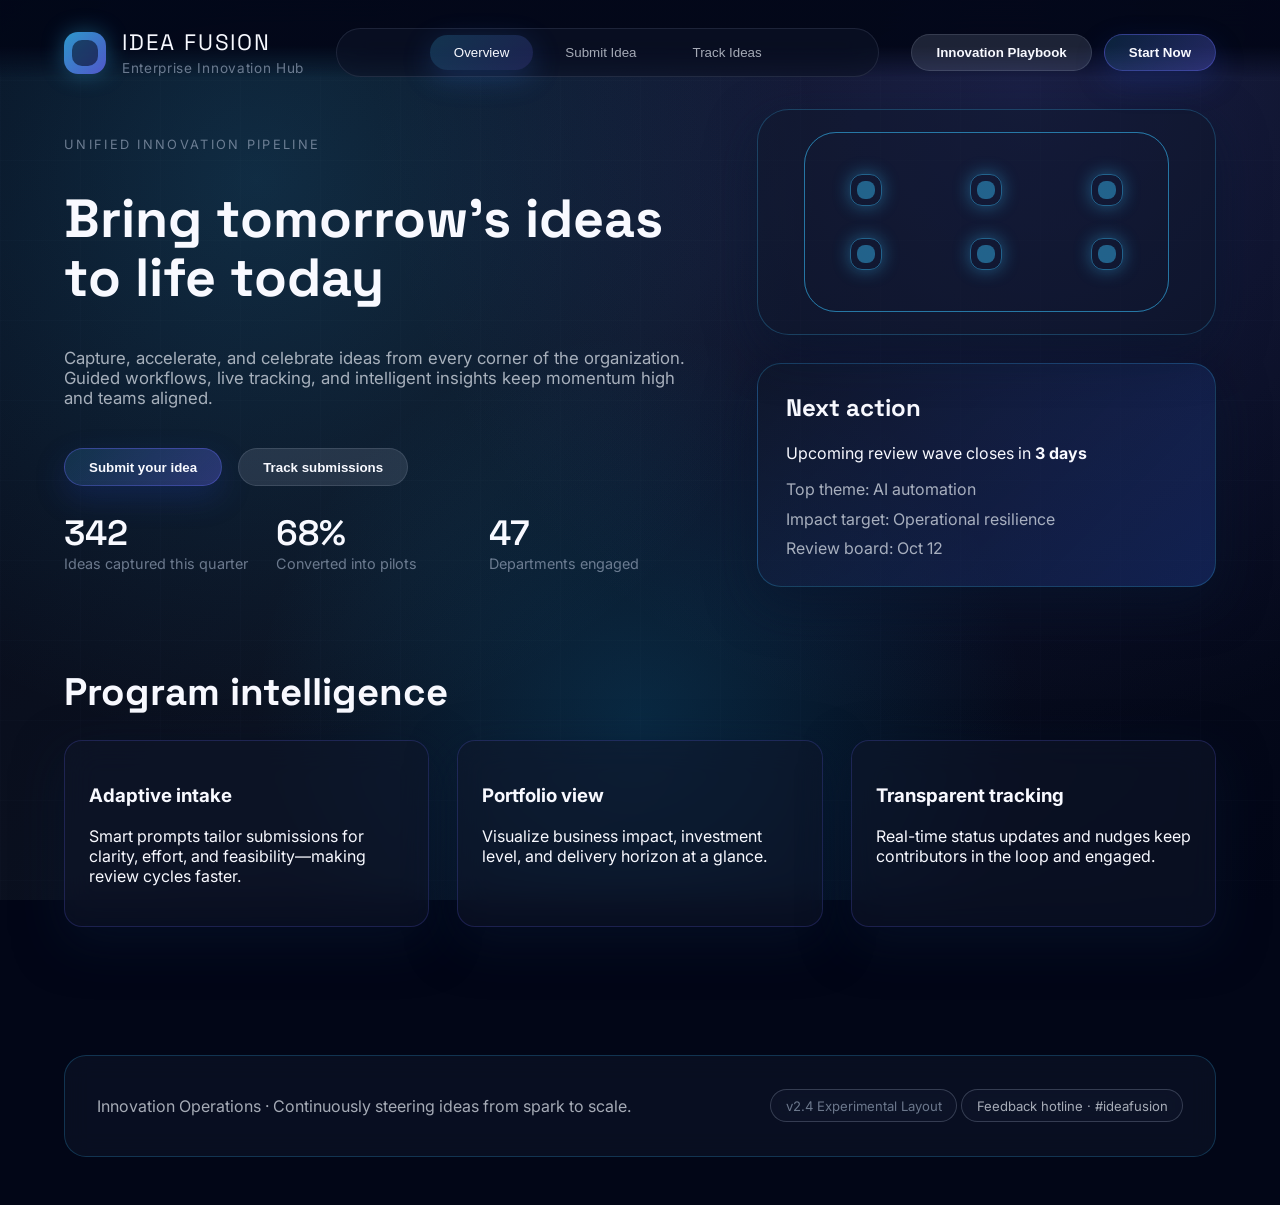
<file: Version 1/index.html>
<!DOCTYPE html>
<html lang="en">
<head>
  <meta charset="UTF-8" />
  <meta name="viewport" content="width=device-width, initial-scale=1.0" />
  <title>Idea Fusion Hub</title>
  <link rel="preconnect" href="https://fonts.googleapis.com" />
  <link rel="preconnect" href="https://fonts.gstatic.com" crossorigin />
  <link href="https://fonts.googleapis.com/css2?family=Space+Grotesk:wght@400;500;600;700&family=Inter:wght@400;500;600&display=swap" rel="stylesheet" />
  <link rel="stylesheet" href="styles.css" />
  <script src="app.js" defer></script>
</head>
<body>
  <div class="background-gradient"></div>
  <div class="grid-overlay"></div>
  <header class="app-header">
    <div class="brand">
      <div class="brand-beacon"></div>
      <div class="brand-text">
        <span class="brand-title">Idea Fusion</span>
        <span class="brand-subtitle">Enterprise Innovation Hub</span>
      </div>
    </div>
    <nav class="nav-tabs" aria-label="Primary navigation">
      <button class="tab-button is-active" data-target="overview" type="button">Overview</button>
      <button class="tab-button" data-target="submit" type="button">Submit Idea</button>
      <button class="tab-button" data-target="track" type="button">Track Ideas</button>
    </nav>
    <div class="session-actions">
      <button class="pill-button ghost" type="button">Innovation Playbook</button>
      <button class="pill-button" data-target="submit" type="button">Start Now</button>
    </div>
  </header>

  <main>
    <section class="view is-active" data-view="overview" aria-labelledby="overview-title">
      <div class="hero">
        <div class="hero-content">
          <p class="hero-kicker">Unified innovation pipeline</p>
          <h1 id="overview-title">Bring tomorrow&apos;s ideas to life today</h1>
          <p class="hero-text">
            Capture, accelerate, and celebrate ideas from every corner of the organization. Guided workflows, live tracking, and intelligent insights keep momentum high and teams aligned.
          </p>
          <div class="hero-actions">
            <button class="pill-button" data-target="submit" type="button">Submit your idea</button>
            <button class="pill-button ghost" data-target="track" type="button">Track submissions</button>
          </div>
          <dl class="hero-stats" aria-label="Program momentum">
            <div>
              <dt>342</dt>
              <dd>Ideas captured this quarter</dd>
            </div>
            <div>
              <dt>68%</dt>
              <dd>Converted into pilots</dd>
            </div>
            <div>
              <dt>47</dt>
              <dd>Departments engaged</dd>
            </div>
          </dl>
        </div>
        <div class="hero-visual">
          <div class="orbital-frame">
            <div class="pulse"></div>
            <div class="pulse delayed"></div>
            <div class="node-grid">
              <div class="node"></div>
              <div class="node"></div>
              <div class="node"></div>
              <div class="node"></div>
              <div class="node"></div>
              <div class="node"></div>
            </div>
          </div>
          <div class="hero-card">
            <h2>Next action</h2>
            <p>Upcoming review wave closes in <strong>3 days</strong></p>
            <ul>
              <li>Top theme: AI automation</li>
              <li>Impact target: Operational resilience</li>
              <li>Review board: Oct 12</li>
            </ul>
          </div>
        </div>
      </div>

      <section class="insights">
        <h2>Program intelligence</h2>
        <div class="insight-grid">
          <article>
            <h3>Adaptive intake</h3>
            <p>Smart prompts tailor submissions for clarity, effort, and feasibility—making review cycles faster.</p>
          </article>
          <article>
            <h3>Portfolio view</h3>
            <p>Visualize business impact, investment level, and delivery horizon at a glance.</p>
          </article>
          <article>
            <h3>Transparent tracking</h3>
            <p>Real-time status updates and nudges keep contributors in the loop and engaged.</p>
          </article>
        </div>
      </section>
    </section>

    <section class="view" data-view="submit" aria-labelledby="submit-title">
      <header class="view-header">
        <div>
          <p class="view-kicker">Submit your idea</p>
          <h2 id="submit-title">Tell us what you&apos;re imagining</h2>
          <p>Provide as much context as you can—our advisory board will help shape it into reality.</p>
        </div>
        <div class="view-meta">
          <span class="badge">Next review cycle · Friday 10:00 AM</span>
          <span class="badge muted">Avg. time to feedback · 4 days</span>
        </div>
      </header>

      <form class="idea-form" id="idea-form">
        <div class="form-group">
          <label for="submitter">Your name</label>
          <input id="submitter" name="submitter" placeholder="Jordan Lee" required />
        </div>
        <div class="form-group">
          <label for="team">Team / function</label>
          <input id="team" name="team" placeholder="Intelligent Automation" required />
        </div>
        <div class="form-group">
          <label for="title">Idea title</label>
          <input id="title" name="title" placeholder="Augmented agent co-pilot for service desk" required />
        </div>
        <div class="form-group full">
          <label for="summary">Summary</label>
          <textarea id="summary" name="summary" rows="4" placeholder="Describe the opportunity, who benefits, and what success looks like." required></textarea>
        </div>
        <div class="form-group">
          <label for="impact">Business impact focus</label>
          <select id="impact" name="impact" required>
            <option value="" disabled selected>Select</option>
            <option value="efficiency">Operational efficiency</option>
            <option value="revenue">New revenue</option>
            <option value="experience">Customer experience</option>
            <option value="resilience">Risk reduction / resilience</option>
          </select>
        </div>
        <div class="form-group">
          <label for="horizon">Delivery horizon</label>
          <select id="horizon" name="horizon" required>
            <option value="" disabled selected>Select</option>
            <option value="now">0 - 3 months</option>
            <option value="mid">3 - 6 months</option>
            <option value="future">6+ months</option>
          </select>
        </div>
        <div class="form-group">
          <label for="investment">Estimated effort</label>
          <select id="investment" name="investment" required>
            <option value="" disabled selected>Select</option>
            <option value="light">Light lift</option>
            <option value="moderate">Moderate</option>
            <option value="significant">Significant</option>
          </select>
        </div>
        <div class="form-group">
          <label for="tags">Strategic tags</label>
          <input id="tags" name="tags" placeholder="AI, automation, customer care" />
        </div>
        <div class="form-group">
          <label for="confidence">Confidence</label>
          <input type="range" id="confidence" name="confidence" min="0" max="100" value="60" />
          <div class="confidence-output" aria-live="polite">
            <span>Confidence index:</span>
            <strong id="confidence-value">60%</strong>
          </div>
        </div>
        <div class="form-group full attachment">
          <label for="links">Supporting links</label>
          <input id="links" name="links" placeholder="Add SharePoint, FigJam, or doc URLs" />
        </div>
        <div class="form-footer">
          <label class="switch">
            <input type="checkbox" id="fast-track" name="fastTrack" />
            <span class="slider" aria-hidden="true"></span>
            <span>Flag for fast-track review</span>
          </label>
          <button class="pill-button" type="submit">Submit idea</button>
        </div>
      </form>

      <section class="preview" aria-live="polite" aria-label="Submission preview">
        <header>
          <h3>Live preview</h3>
          <p>We craft a review-ready summary as you type.</p>
        </header>
        <div class="preview-card">
          <h4 id="preview-title">Augmented agent co-pilot for service desk</h4>
          <p id="preview-summary">Describe the opportunity, who benefits, and what success looks like.</p>
          <dl class="preview-attributes">
            <div>
              <dt>Impact</dt>
              <dd id="preview-impact">—</dd>
            </div>
            <div>
              <dt>Horizon</dt>
              <dd id="preview-horizon">—</dd>
            </div>
            <div>
              <dt>Effort</dt>
              <dd id="preview-investment">—</dd>
            </div>
          </dl>
          <div class="preview-tags" id="preview-tags"></div>
        </div>
      </section>
    </section>

    <section class="view" data-view="track" aria-labelledby="track-title">
      <header class="view-header">
        <div>
          <p class="view-kicker">Track your submissions</p>
          <h2 id="track-title">Your ideas across the pipeline</h2>
          <p>Follow progress, collaborate with reviewers, and celebrate the wins.</p>
        </div>
        <div class="track-tools">
          <label class="filter">
            <span>Status</span>
            <select id="status-filter">
              <option value="all">All</option>
              <option value="under-review">Under review</option>
              <option value="in-progress">In progress</option>
              <option value="pilot">Pilot</option>
              <option value="released">Released</option>
            </select>
          </label>
          <label class="filter">
            <span>Search</span>
            <input id="search-filter" type="search" placeholder="Find by title or keyword" />
          </label>
        </div>
      </header>

      <section class="pipeline">
        <div class="pipeline-track">
          <div class="stage">
            <span class="dot"></span>
            <span>Under review</span>
          </div>
          <div class="stage">
            <span class="dot"></span>
            <span>In progress</span>
          </div>
          <div class="stage">
            <span class="dot"></span>
            <span>Pilot</span>
          </div>
          <div class="stage">
            <span class="dot"></span>
            <span>Released</span>
          </div>
        </div>
      </section>

      <div class="idea-board" id="idea-board" role="list" aria-live="polite"></div>

      <template id="idea-card-template">
        <article class="idea-card" role="listitem">
          <header>
            <div>
              <h3 class="idea-title"></h3>
              <p class="idea-meta"></p>
            </div>
            <span class="status-chip"></span>
          </header>
          <p class="idea-summary"></p>
          <dl class="idea-attributes">
            <div>
              <dt>Impact</dt>
              <dd class="idea-impact"></dd>
            </div>
            <div>
              <dt>Horizon</dt>
              <dd class="idea-horizon"></dd>
            </div>
            <div>
              <dt>Effort</dt>
              <dd class="idea-investment"></dd>
            </div>
          </dl>
          <div class="idea-tags"></div>
          <footer>
            <span class="idea-updated"></span>
            <button class="ghost-link" type="button">View collaboration thread</button>
          </footer>
        </article>
      </template>
    </section>
  </main>

  <footer class="app-footer">
    <p>Innovation Operations · Continuously steering ideas from spark to scale.</p>
    <div>
      <span class="badge muted">v2.4 Experimental Layout</span>
      <span class="badge">Feedback hotline · #ideafusion</span>
    </div>
  </footer>
</body>
</html>
</file>
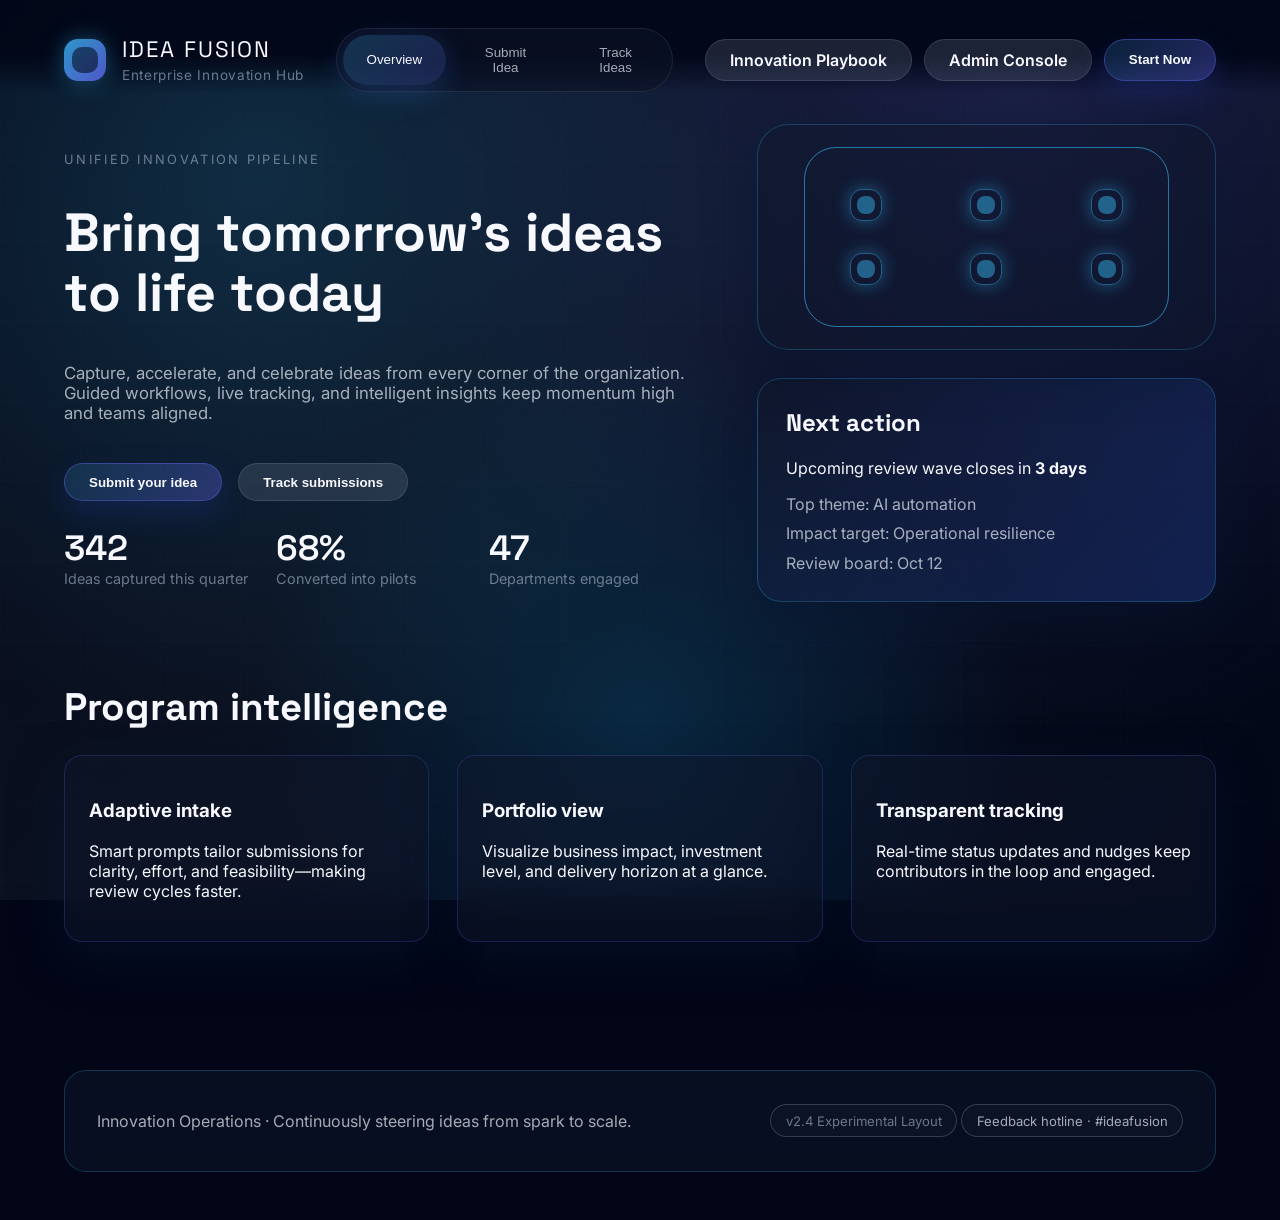
<file: Version 2/index.html>
<!DOCTYPE html>
<html lang="en">
<head>
  <meta charset="UTF-8" />
  <meta name="viewport" content="width=device-width, initial-scale=1.0" />
  <title>Idea Fusion Hub</title>
  <link rel="preconnect" href="https://fonts.googleapis.com" />
  <link rel="preconnect" href="https://fonts.gstatic.com" crossorigin />
  <link
    href="https://fonts.googleapis.com/css2?family=Space+Grotesk:wght@400;500;600;700&family=Inter:wght@400;500;600&display=swap"
    rel="stylesheet"
  />
  <link rel="stylesheet" href="styles.css" />
  <script src="sharepointClient.js" defer></script>
  <script src="app.js" defer></script>
</head>
<body>
  <div class="background-gradient"></div>
  <div class="grid-overlay"></div>
  <header class="app-header">
    <div class="brand">
      <div class="brand-beacon"></div>
      <div class="brand-text">
        <span class="brand-title">Idea Fusion</span>
        <span class="brand-subtitle">Enterprise Innovation Hub</span>
      </div>
    </div>
    <nav class="nav-tabs" aria-label="Primary navigation">
      <button class="tab-button is-active" data-target="overview" type="button">Overview</button>
      <button class="tab-button" data-target="submit" type="button">Submit Idea</button>
      <button class="tab-button" data-target="track" type="button">Track Ideas</button>
    </nav>
    <div class="session-actions">
      <a class="pill-button ghost" href="innovation-playbook.pdf" target="_blank" rel="noreferrer">Innovation Playbook</a>
      <a class="pill-button ghost" href="admin.html">Admin Console</a>
      <button class="pill-button" data-target="submit" type="button">Start Now</button>
    </div>
  </header>

  <main>
    <section class="view is-active" data-view="overview" aria-labelledby="overview-title">
      <div class="hero">
        <div class="hero-content">
          <p class="hero-kicker">Unified innovation pipeline</p>
          <h1 id="overview-title">Bring tomorrow&apos;s ideas to life today</h1>
          <p class="hero-text">
            Capture, accelerate, and celebrate ideas from every corner of the organization. Guided workflows, live tracking,
            and intelligent insights keep momentum high and teams aligned.
          </p>
          <div class="hero-actions">
            <button class="pill-button" data-target="submit" type="button">Submit your idea</button>
            <button class="pill-button ghost" data-target="track" type="button">Track submissions</button>
          </div>
          <dl class="hero-stats" aria-label="Program momentum">
            <div>
              <dt>342</dt>
              <dd>Ideas captured this quarter</dd>
            </div>
            <div>
              <dt>68%</dt>
              <dd>Converted into pilots</dd>
            </div>
            <div>
              <dt>47</dt>
              <dd>Departments engaged</dd>
            </div>
          </dl>
        </div>
        <div class="hero-visual">
          <div class="orbital-frame">
            <div class="pulse"></div>
            <div class="pulse delayed"></div>
            <div class="node-grid">
              <div class="node"></div>
              <div class="node"></div>
              <div class="node"></div>
              <div class="node"></div>
              <div class="node"></div>
              <div class="node"></div>
            </div>
          </div>
          <div class="hero-card">
            <h2>Next action</h2>
            <p>Upcoming review wave closes in <strong>3 days</strong></p>
            <ul>
              <li>Top theme: AI automation</li>
              <li>Impact target: Operational resilience</li>
              <li>Review board: Oct 12</li>
            </ul>
          </div>
        </div>
      </div>

      <section class="insights">
        <h2>Program intelligence</h2>
        <div class="insight-grid">
          <article>
            <h3>Adaptive intake</h3>
            <p>Smart prompts tailor submissions for clarity, effort, and feasibility—making review cycles faster.</p>
          </article>
          <article>
            <h3>Portfolio view</h3>
            <p>Visualize business impact, investment level, and delivery horizon at a glance.</p>
          </article>
          <article>
            <h3>Transparent tracking</h3>
            <p>Real-time status updates and nudges keep contributors in the loop and engaged.</p>
          </article>
        </div>
      </section>
    </section>

    <section class="view" data-view="submit" aria-labelledby="submit-title">
      <header class="view-header">
        <div>
          <p class="view-kicker">Submit your idea</p>
          <h2 id="submit-title">Tell us what you&apos;re imagining</h2>
          <p>Provide as much context as you can—our advisory board will help shape it into reality.</p>
        </div>
        <div class="view-meta">
          <span class="badge">Next review cycle · Friday 10:00 AM</span>
          <span class="badge muted">Avg. time to feedback · 4 days</span>
        </div>
      </header>

      <form class="idea-form" id="idea-form">
        <div class="form-group">
          <label for="submitter">Your name</label>
          <input id="submitter" name="submitter" placeholder="Jordan Lee" required />
        </div>
        <div class="form-group">
          <label for="team">Team / function</label>
          <input id="team" name="team" placeholder="Intelligent Automation" required />
        </div>
        <div class="form-group">
          <label for="title">Idea title</label>
          <input id="title" name="title" placeholder="Augmented agent co-pilot for service desk" required />
        </div>
        <div class="form-group full">
          <label for="summary">Summary</label>
          <textarea
            id="summary"
            name="summary"
            rows="4"
            placeholder="Describe the opportunity, who benefits, and what success looks like."
            required
          ></textarea>
        </div>
        <div class="form-group">
          <label for="impact">Business impact focus</label>
          <select id="impact" name="impact" required>
            <option value="" disabled selected>Select</option>
            <option value="efficiency">Operational efficiency</option>
            <option value="revenue">New revenue</option>
            <option value="experience">Customer experience</option>
            <option value="resilience">Risk reduction / resilience</option>
          </select>
        </div>
        <div class="form-group">
          <label for="horizon">Delivery horizon</label>
          <select id="horizon" name="horizon" required>
            <option value="" disabled selected>Select</option>
            <option value="now">0 - 3 months</option>
            <option value="mid">3 - 6 months</option>
            <option value="future">6+ months</option>
          </select>
        </div>
        <div class="form-group">
          <label for="investment">Estimated effort</label>
          <select id="investment" name="investment" required>
            <option value="" disabled selected>Select</option>
            <option value="light">Light lift</option>
            <option value="moderate">Moderate</option>
            <option value="significant">Significant</option>
          </select>
        </div>
        <div class="form-group">
          <label for="tags">Strategic tags</label>
          <input id="tags" name="tags" placeholder="AI, automation, customer care" />
        </div>
        <div class="form-group">
          <label for="confidence">Confidence</label>
          <input type="range" id="confidence" name="confidence" min="0" max="100" value="60" />
          <div class="confidence-output" aria-live="polite">
            <span>Confidence index:</span>
            <strong id="confidence-value">60%</strong>
          </div>
        </div>
        <div class="form-group full attachment">
          <label for="links">Supporting links</label>
          <input id="links" name="links" placeholder="Add SharePoint, FigJam, or doc URLs" />
        </div>
        <div class="form-footer">
          <label class="switch">
            <input type="checkbox" id="fast-track" name="fastTrack" />
            <span class="slider" aria-hidden="true"></span>
            <span>Flag for fast-track review</span>
          </label>
          <button class="pill-button" type="submit">Submit idea</button>
        </div>
      </form>

      <section class="preview" aria-live="polite" aria-label="Submission preview">
        <header>
          <h3>Live preview</h3>
          <p>We craft a review-ready summary as you type.</p>
        </header>
        <div class="preview-card">
          <h4 id="preview-title">Augmented agent co-pilot for service desk</h4>
          <p id="preview-summary">Describe the opportunity, who benefits, and what success looks like.</p>
          <dl class="preview-attributes">
            <div>
              <dt>Impact</dt>
              <dd id="preview-impact">—</dd>
            </div>
            <div>
              <dt>Horizon</dt>
              <dd id="preview-horizon">—</dd>
            </div>
            <div>
              <dt>Effort</dt>
              <dd id="preview-investment">—</dd>
            </div>
          </dl>
          <div class="preview-tags" id="preview-tags"></div>
        </div>
      </section>
    </section>

    <section class="view" data-view="track" aria-labelledby="track-title">
      <header class="view-header">
        <div>
          <p class="view-kicker">Track your submissions</p>
          <h2 id="track-title">Your ideas across the pipeline</h2>
          <p>Follow progress, collaborate with reviewers, and celebrate the wins.</p>
        </div>
        <div class="track-tools">
          <label class="filter">
            <span>Status</span>
            <select id="status-filter">
              <option value="all">All</option>
              <option value="under-review">Under review</option>
              <option value="in-progress">In progress</option>
              <option value="pilot">Pilot</option>
              <option value="released">Released</option>
              <option value="rejected">Rejected</option>
            </select>
          </label>
          <label class="filter">
            <span>Search</span>
            <input id="search-filter" type="search" placeholder="Find by title or keyword" />
          </label>
        </div>
      </header>

      <section class="pipeline">
        <div class="pipeline-track">
          <div class="stage">
            <span class="dot"></span>
            <span>Under review</span>
          </div>
          <div class="stage">
            <span class="dot"></span>
            <span>In progress</span>
          </div>
          <div class="stage">
            <span class="dot"></span>
            <span>Pilot</span>
          </div>
          <div class="stage">
            <span class="dot"></span>
            <span>Released</span>
          </div>
        </div>
      </section>

      <div class="idea-board" id="idea-board" role="list" aria-live="polite"></div>

      <template id="idea-card-template">
        <article class="idea-card" role="listitem">
          <header>
            <div>
              <h3 class="idea-title"></h3>
              <p class="idea-meta"></p>
            </div>
            <span class="status-chip"></span>
          </header>
          <p class="idea-summary"></p>
          <dl class="idea-attributes">
            <div>
              <dt>Impact</dt>
              <dd class="idea-impact"></dd>
            </div>
            <div>
              <dt>Horizon</dt>
              <dd class="idea-horizon"></dd>
            </div>
            <div>
              <dt>Effort</dt>
              <dd class="idea-investment"></dd>
            </div>
          </dl>
          <div class="idea-tags"></div>
          <footer>
            <span class="idea-updated"></span>
            <a class="ghost-link" href="#">View collaboration thread</a>
          </footer>
        </article>
      </template>
    </section>
  </main>

  <footer class="app-footer">
    <p>Innovation Operations · Continuously steering ideas from spark to scale.</p>
    <div>
      <span class="badge muted">v2.4 Experimental Layout</span>
      <span class="badge">Feedback hotline · #ideafusion</span>
    </div>
  </footer>

  <div id="toast" class="toast" role="status" aria-live="polite"></div>
</body>
</html>
</file>
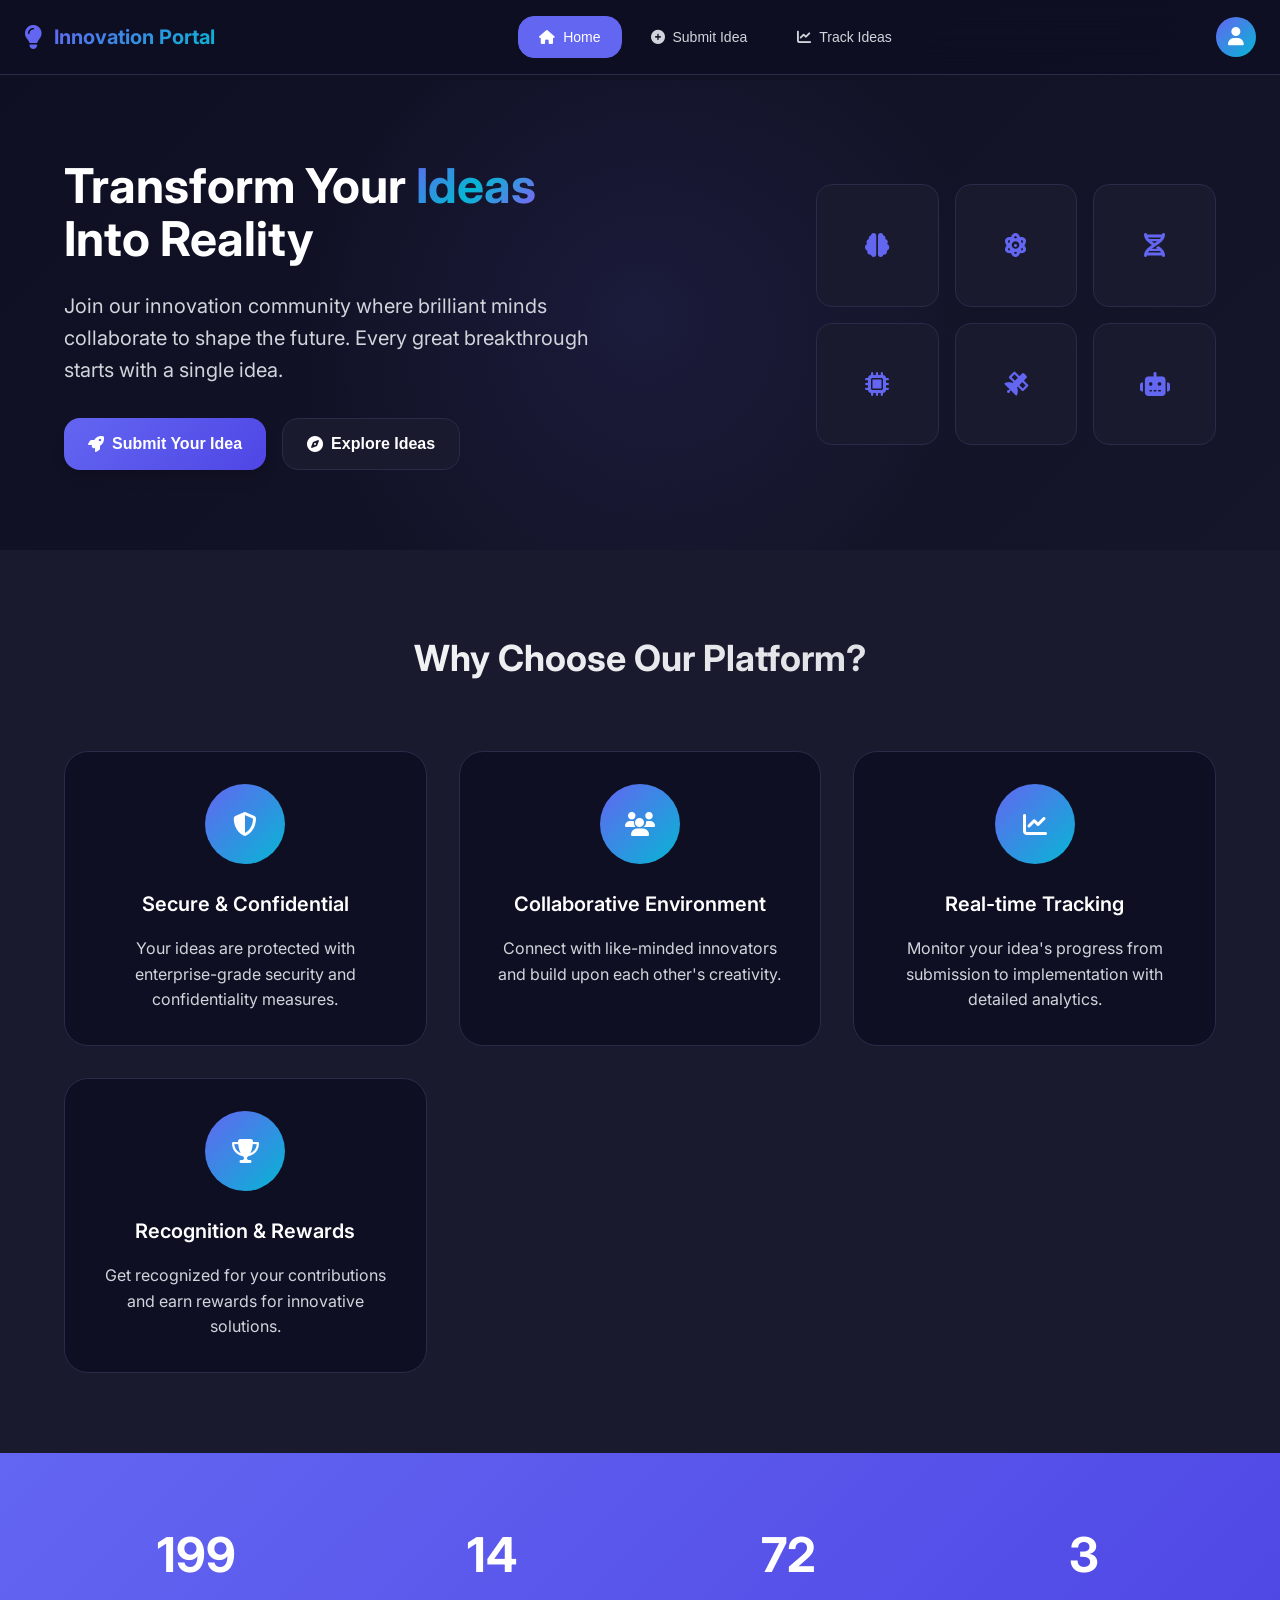
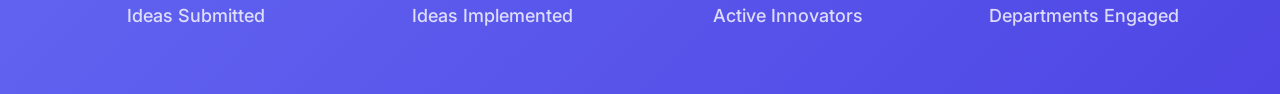
<file: Version 4/index.html>
<!DOCTYPE html>
<html lang="en">
<head>
    <meta charset="UTF-8">
    <meta name="viewport" content="width=device-width, initial-scale=1.0">
    <title>Innovation Portal - Spark Your Next Big Idea</title>
    <link rel="stylesheet" href="styles.css">
    <link href="https://fonts.googleapis.com/css2?family=Inter:wght@300;400;500;600;700&display=swap" rel="stylesheet">
    <link rel="stylesheet" href="https://cdnjs.cloudflare.com/ajax/libs/font-awesome/6.4.0/css/all.min.css">
</head>
<body>
    <!-- Navigation -->
    <nav class="navbar">
        <div class="nav-container">
            <div class="nav-brand">
                <i class="fas fa-lightbulb nav-icon"></i>
                <span class="brand-text">Innovation Portal</span>
            </div>
            <div class="nav-menu">
                <button class="nav-btn active" data-view="home">
                    <i class="fas fa-home"></i>
                    <span>Home</span>
                </button>
                <button class="nav-btn" data-view="submit">
                    <i class="fas fa-plus-circle"></i>
                    <span>Submit Idea</span>
                </button>
                <button class="nav-btn" data-view="track">
                    <i class="fas fa-chart-line"></i>
                    <span>Track Ideas</span>
                </button>
            </div>
            <div class="user-profile">
                <div class="profile-avatar">
                    <i class="fas fa-user"></i>
                </div>
            </div>
        </div>
    </nav>

    <!-- Main Content -->
    <main class="main-content">
        <!-- Home View -->
        <section id="home-view" class="view active">
            <div class="hero-section">
                <div class="hero-content">
                    <div class="hero-text">
                        <h1 class="hero-title">
                            Transform Your <span class="gradient-text">Ideas</span> Into Reality
                        </h1>
                        <p class="hero-subtitle">
                            Join our innovation community where brilliant minds collaborate to shape the future. 
                            Every great breakthrough starts with a single idea.
                        </p>
                        <div class="hero-actions">
                            <button class="btn btn-primary" data-action="submit-idea">
                                <i class="fas fa-rocket"></i>
                                Submit Your Idea
                            </button>
                            <button class="btn btn-secondary" data-action="explore">
                                <i class="fas fa-compass"></i>
                                Explore Ideas
                            </button>
                        </div>
                    </div>
                    <div class="hero-visual">
                        <div class="innovation-grid">
                            <div class="grid-item" style="--delay: 0s">
                                <i class="fas fa-brain"></i>
                            </div>
                            <div class="grid-item" style="--delay: 0.2s">
                                <i class="fas fa-atom"></i>
                            </div>
                            <div class="grid-item" style="--delay: 0.4s">
                                <i class="fas fa-dna"></i>
                            </div>
                            <div class="grid-item" style="--delay: 0.6s">
                                <i class="fas fa-microchip"></i>
                            </div>
                            <div class="grid-item" style="--delay: 0.8s">
                                <i class="fas fa-satellite"></i>
                            </div>
                            <div class="grid-item" style="--delay: 1s">
                                <i class="fas fa-robot"></i>
                            </div>
                        </div>
                    </div>
                </div>
            </div>

            <div class="features-section">
                <div class="container">
                    <h2 class="section-title">Why Choose Our Platform?</h2>
                    <div class="features-grid">
                        <div class="feature-card">
                            <div class="feature-icon">
                                <i class="fas fa-shield-alt"></i>
                            </div>
                            <h3>Secure & Confidential</h3>
                            <p>Your ideas are protected with enterprise-grade security and confidentiality measures.</p>
                        </div>
                        <div class="feature-card">
                            <div class="feature-icon">
                                <i class="fas fa-users"></i>
                            </div>
                            <h3>Collaborative Environment</h3>
                            <p>Connect with like-minded innovators and build upon each other's creativity.</p>
                        </div>
                        <div class="feature-card">
                            <div class="feature-icon">
                                <i class="fas fa-chart-line"></i>
                            </div>
                            <h3>Real-time Tracking</h3>
                            <p>Monitor your idea's progress from submission to implementation with detailed analytics.</p>
                        </div>
                        <div class="feature-card">
                            <div class="feature-icon">
                                <i class="fas fa-trophy"></i>
                            </div>
                            <h3>Recognition & Rewards</h3>
                            <p>Get recognized for your contributions and earn rewards for innovative solutions.</p>
                        </div>
                    </div>
                </div>
            </div>

            <div class="stats-section">
                <div class="container">
                    <div class="stats-grid">
                        <div class="stat-item">
                            <div class="stat-number" data-target="1247">0</div>
                            <div class="stat-label">Ideas Submitted</div>
                        </div>
                        <div class="stat-item">
                            <div class="stat-number" data-target="89">0</div>
                            <div class="stat-label">Ideas Implemented</div>
                        </div>
                        <div class="stat-item">
                            <div class="stat-number" data-target="456">0</div>
                            <div class="stat-label">Active Innovators</div>
                        </div>
                        <div class="stat-item">
                            <div class="stat-number" data-target="23">0</div>
                            <div class="stat-label">Departments Engaged</div>
                        </div>
                    </div>
                </div>
            </div>
        </section>

        <!-- Submit Idea View -->
        <section id="submit-view" class="view">
            <div class="container">
                <div class="submit-header">
                    <h1 class="page-title">Submit Your Idea</h1>
                    <p class="page-subtitle">Share your innovative thinking and help shape our organization's future</p>
                </div>

                <div class="submit-content">
                    <div class="submit-form-container">
                        <form id="idea-form" class="idea-form">
                            <div class="form-section">
                                <h3 class="section-header">Basic Information</h3>
                                <div class="form-row">
                                    <div class="form-group">
                                        <label for="idea-title">Idea Title*</label>
                                        <input type="text" id="idea-title" name="title" required>
                                    </div>
                                </div>
                                <div class="form-row">
                                    <div class="form-group">
                                        <label for="category">Category*</label>
                                        <select id="category" name="category" required>
                                            <option value="">Select a category</option>
                                            <option value="technology">Technology & Innovation</option>
                                            <option value="process">Process Improvement</option>
                                            <option value="product">Product Development</option>
                                            <option value="customer">Customer Experience</option>
                                            <option value="sustainability">Sustainability</option>
                                            <option value="workplace">Workplace Enhancement</option>
                                            <option value="other">Other</option>
                                        </select>
                                    </div>
                                    <div class="form-group">
                                        <label for="department">Department*</label>
                                        <select id="department" name="department" required>
                                            <option value="">Select your department</option>
                                            <option value="engineering">Engineering</option>
                                            <option value="marketing">Marketing</option>
                                            <option value="sales">Sales</option>
                                            <option value="hr">Human Resources</option>
                                            <option value="finance">Finance</option>
                                            <option value="operations">Operations</option>
                                            <option value="it">Information Technology</option>
                                            <option value="rd">Research & Development</option>
                                        </select>
                                    </div>
                                </div>
                            </div>

                            <div class="form-section">
                                <h3 class="section-header">Idea Details</h3>
                                <div class="form-group">
                                    <label for="description">Description*</label>
                                    <textarea id="description" name="description" rows="4" placeholder="Describe your idea in detail..." required></textarea>
                                </div>
                                <div class="form-group">
                                    <label for="problem">Problem Statement*</label>
                                    <textarea id="problem" name="problem" rows="3" placeholder="What problem does this idea solve?" required></textarea>
                                </div>
                                <div class="form-group">
                                    <label for="solution">Proposed Solution*</label>
                                    <textarea id="solution" name="solution" rows="3" placeholder="How would you implement this idea?" required></textarea>
                                </div>
                            </div>

                            <div class="form-section">
                                <h3 class="section-header">Impact & Resources</h3>
                                <div class="form-row">
                                    <div class="form-group">
                                        <label for="impact">Expected Impact</label>
                                        <select id="impact" name="impact">
                                            <option value="">Select impact level</option>
                                            <option value="low">Low - Minor improvements</option>
                                            <option value="medium">Medium - Significant improvements</option>
                                            <option value="high">High - Major transformation</option>
                                        </select>
                                    </div>
                                    <div class="form-group">
                                        <label for="timeline">Implementation Timeline</label>
                                        <select id="timeline" name="timeline">
                                            <option value="">Select timeline</option>
                                            <option value="immediate">Immediate (< 1 month)</option>
                                            <option value="short">Short-term (1-3 months)</option>
                                            <option value="medium">Medium-term (3-6 months)</option>
                                            <option value="long">Long-term (6+ months)</option>
                                        </select>
                                    </div>
                                </div>
                                <div class="form-group">
                                    <label for="resources">Required Resources</label>
                                    <textarea id="resources" name="resources" rows="2" placeholder="What resources would be needed to implement this idea?"></textarea>
                                </div>
                            </div>

                            <div class="form-section">
                                <h3 class="section-header">Additional Information</h3>
                                <div class="form-group">
                                    <label for="benefits">Expected Benefits</label>
                                    <textarea id="benefits" name="benefits" rows="2" placeholder="What are the expected benefits and outcomes?"></textarea>
                                </div>
                                <div class="form-group">
                                    <label for="attachments">Supporting Documents</label>
                                    <div class="file-upload-area" id="file-upload-area">
                                        <i class="fas fa-cloud-upload-alt"></i>
                                        <p>Drag and drop files here or click to browse</p>
                                        <input type="file" id="attachments" name="attachments" multiple accept=".pdf,.doc,.docx,.ppt,.pptx,.jpg,.png">
                                    </div>
                                    <div id="file-list" class="file-list"></div>
                                </div>
                            </div>

                            <div class="form-actions">
                                <button type="button" class="btn btn-secondary" id="save-draft">
                                    <i class="fas fa-save"></i>
                                    Save as Draft
                                </button>
                                <button type="submit" class="btn btn-primary">
                                    <i class="fas fa-paper-plane"></i>
                                    Submit Idea
                                </button>
                            </div>
                        </form>
                    </div>

                    <div class="submit-sidebar">
                        <div class="tips-card">
                            <h4><i class="fas fa-lightbulb"></i> Tips for a Great Idea</h4>
                            <ul>
                                <li>Be specific about the problem you're solving</li>
                                <li>Explain the potential impact clearly</li>
                                <li>Consider feasibility and resources needed</li>
                                <li>Provide supporting evidence or examples</li>
                                <li>Think about scalability and long-term benefits</li>
                            </ul>
                        </div>

                        <div class="progress-card">
                            <h4><i class="fas fa-tasks"></i> Submission Progress</h4>
                            <div class="progress-item">
                                <span>Basic Information</span>
                                <div class="progress-bar">
                                    <div class="progress-fill" id="basic-progress"></div>
                                </div>
                            </div>
                            <div class="progress-item">
                                <span>Idea Details</span>
                                <div class="progress-bar">
                                    <div class="progress-fill" id="details-progress"></div>
                                </div>
                            </div>
                            <div class="progress-item">
                                <span>Impact & Resources</span>
                                <div class="progress-bar">
                                    <div class="progress-fill" id="impact-progress"></div>
                                </div>
                            </div>
                        </div>
                    </div>
                </div>
            </div>
        </section>

        <!-- Track Ideas View -->
        <section id="track-view" class="view">
            <div class="container">
                <div class="track-header">
                    <h1 class="page-title">Track Your Ideas</h1>
                    <p class="page-subtitle">Monitor the progress of your submitted ideas and see their impact</p>
                </div>

                <div class="track-controls">
                    <div class="filter-group">
                        <select id="status-filter" class="filter-select">
                            <option value="">All Statuses</option>
                            <option value="draft">Draft</option>
                            <option value="submitted">Submitted</option>
                            <option value="under-review">Under Review</option>
                            <option value="approved">Approved</option>
                            <option value="in-development">In Development</option>
                            <option value="implemented">Implemented</option>
                            <option value="declined">Declined</option>
                        </select>
                        <select id="category-filter" class="filter-select">
                            <option value="">All Categories</option>
                            <option value="technology">Technology & Innovation</option>
                            <option value="process">Process Improvement</option>
                            <option value="product">Product Development</option>
                            <option value="customer">Customer Experience</option>
                            <option value="sustainability">Sustainability</option>
                            <option value="workplace">Workplace Enhancement</option>
                            <option value="other">Other</option>
                        </select>
                        <div class="search-box">
                            <i class="fas fa-search"></i>
                            <input type="text" id="search-ideas" placeholder="Search your ideas...">
                        </div>
                    </div>
                    <div class="view-toggle">
                        <button class="toggle-btn active" data-view="list">
                            <i class="fas fa-list"></i>
                        </button>
                        <button class="toggle-btn" data-view="grid">
                            <i class="fas fa-th"></i>
                        </button>
                    </div>
                </div>

                <div class="ideas-overview">
                    <div class="overview-grid">
                        <div class="overview-card">
                            <div class="overview-icon">
                                <i class="fas fa-lightbulb"></i>
                            </div>
                            <div class="overview-content">
                                <div class="overview-number">12</div>
                                <div class="overview-label">Total Ideas</div>
                            </div>
                        </div>
                        <div class="overview-card">
                            <div class="overview-icon">
                                <i class="fas fa-clock"></i>
                            </div>
                            <div class="overview-content">
                                <div class="overview-number">5</div>
                                <div class="overview-label">Under Review</div>
                            </div>
                        </div>
                        <div class="overview-card">
                            <div class="overview-icon">
                                <i class="fas fa-check-circle"></i>
                            </div>
                            <div class="overview-content">
                                <div class="overview-number">3</div>
                                <div class="overview-label">Implemented</div>
                            </div>
                        </div>
                        <div class="overview-card">
                            <div class="overview-icon">
                                <i class="fas fa-trophy"></i>
                            </div>
                            <div class="overview-content">
                                <div class="overview-number">850</div>
                                <div class="overview-label">Impact Score</div>
                            </div>
                        </div>
                    </div>
                </div>

                <div class="ideas-container">
                    <div id="ideas-list" class="ideas-list">
                        <!-- Ideas will be populated by JavaScript -->
                    </div>
                </div>
            </div>
        </section>
    </main>

    <!-- Modals -->
    <div id="idea-modal" class="modal">
        <div class="modal-content">
            <div class="modal-header">
                <h2 id="modal-title">Idea Details</h2>
                <button class="modal-close" id="modal-close">
                    <i class="fas fa-times"></i>
                </button>
            </div>
            <div class="modal-body" id="modal-body">
                <!-- Content will be populated by JavaScript -->
            </div>
        </div>
    </div>

    <!-- Success/Error Messages -->
    <div id="notification" class="notification">
        <div class="notification-content">
            <i class="notification-icon"></i>
            <span class="notification-text"></span>
        </div>
    </div>

    <script src="app.js"></script>
</body>
</html>
</file>
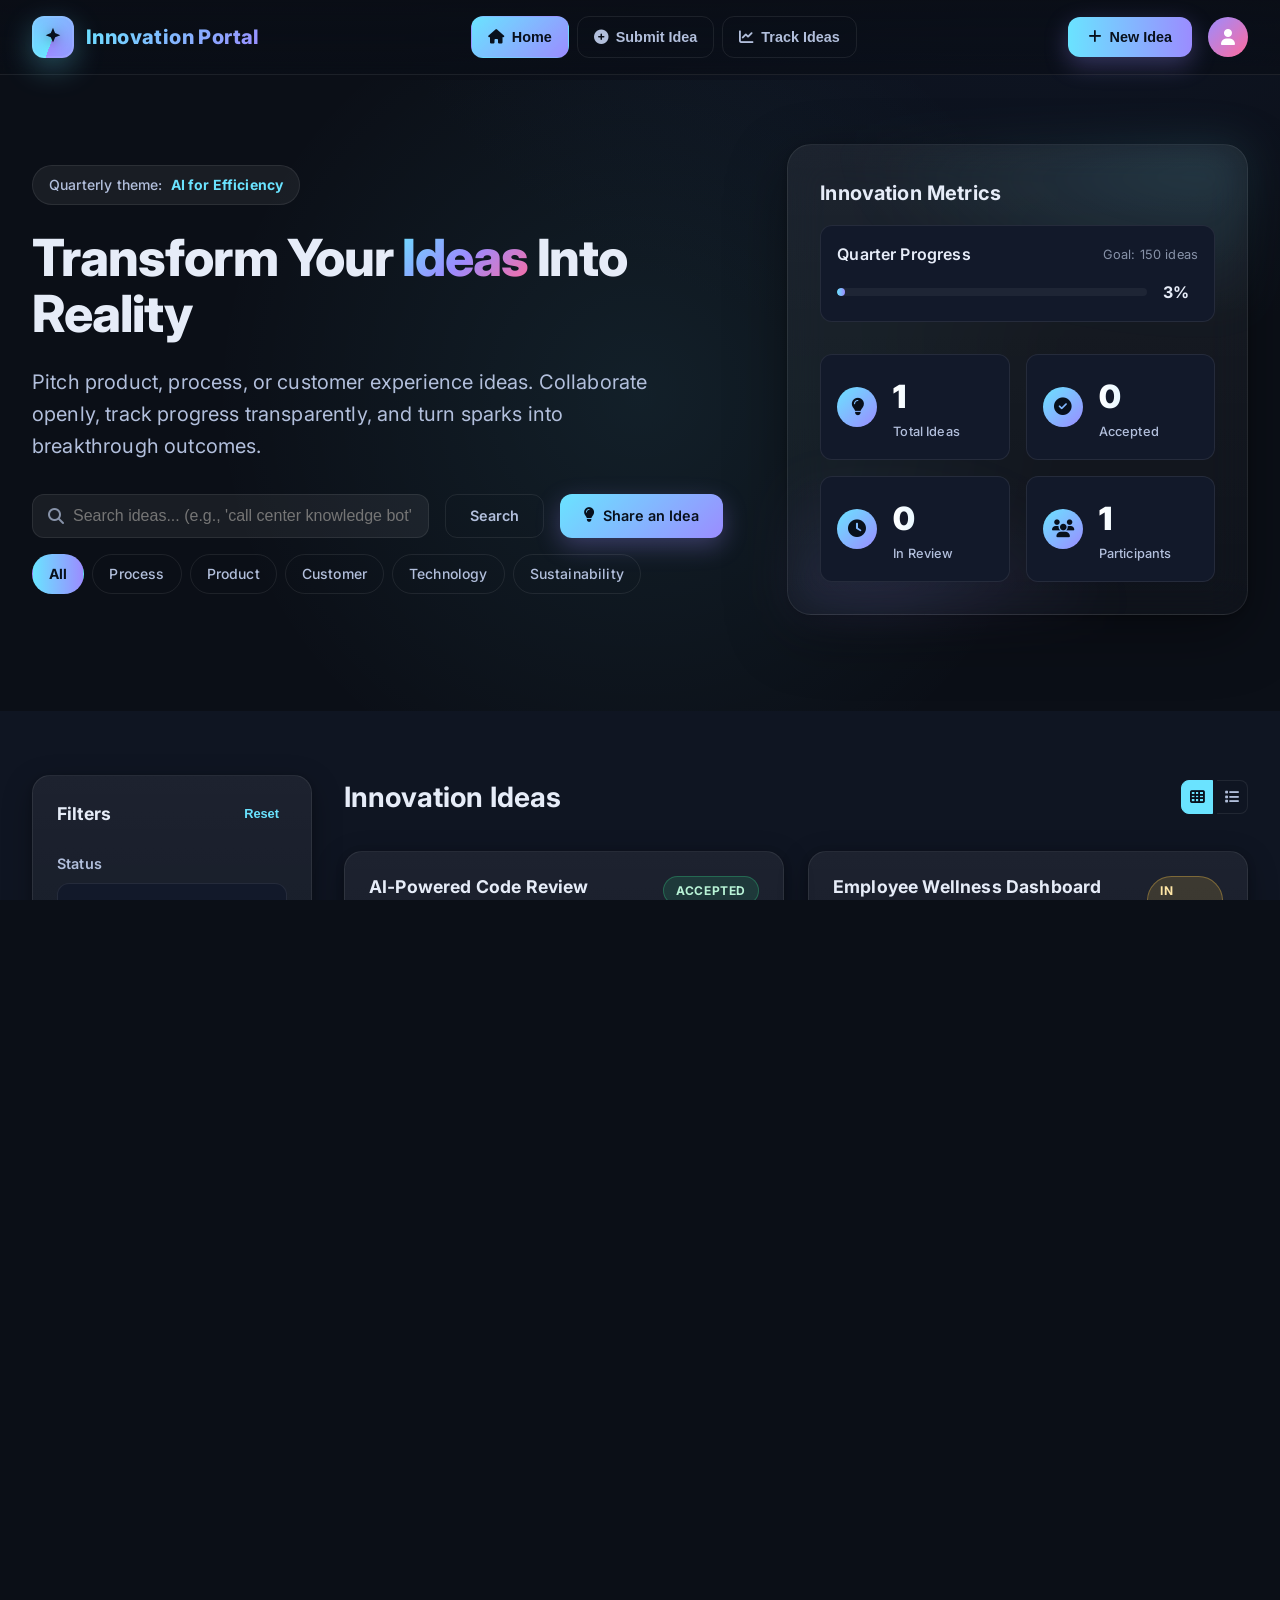
<file: Version 5 - Main/index.html>
<!DOCTYPE html>
<html lang="en">
<head>
    <meta charset="UTF-8">
    <meta name="viewport" content="width=device-width, initial-scale=1.0">
    <title>Innovation Portal - The Future of Ideas</title>
    <link rel="preconnect" href="https://fonts.googleapis.com">
    <link rel="preconnect" href="https://fonts.gstatic.com" crossorigin>
    <link href="https://fonts.googleapis.com/css2?family=Inter:wght@300;400;500;600;700;800;900&family=JetBrains+Mono:wght@400;600&display=swap" rel="stylesheet">
    <link rel="stylesheet" href="https://cdnjs.cloudflare.com/ajax/libs/font-awesome/6.4.0/css/all.min.css">
    <link rel="stylesheet" href="styles.css">
</head>
<body>
    <!-- Enhanced Navigation with glassmorphism from V3 + functionality from V4 -->
    <header class="navbar">
        <div class="nav-container">
            <div class="nav-brand">
                <div class="logo">
                    <svg width="22" height="22" viewBox="0 0 24 24" fill="none" xmlns="http://www.w3.org/2000/svg">
                        <path d="M12 2l2.2 5.6L20 10l-5.6 2.2L12 18l-2.4-5.8L4 10l5.6-2.4L12 2z" fill="#08101c"/>
                    </svg>
                </div>
                <span class="brand-text">Innovation Portal</span>
            </div>
            <nav class="nav-menu">
                <button class="nav-btn active" data-view="home">
                    <i class="fas fa-home"></i>
                    <span>Home</span>
                </button>
                <button class="nav-btn" data-view="submit">
                    <i class="fas fa-plus-circle"></i>
                    <span>Submit Idea</span>
                </button>
                <button class="nav-btn" data-view="track">
                    <i class="fas fa-chart-line"></i>
                    <span>Track Ideas</span>
                </button>
            </nav>
            <div class="nav-actions">
                <button class="btn-cta" data-action="submit-idea">
                    <i class="fas fa-plus"></i>
                    <span>New Idea</span>
                </button>
                <div class="user-profile">
                    <div class="profile-avatar">
                        <i class="fas fa-user"></i>
                    </div>
                </div>
            </div>
        </div>
    </header>

    <!-- Main Content Container -->
    <main class="main-content">
        <!-- HOME VIEW - Enhanced version combining V3 & V4 -->
        <section id="home-view" class="view active">
            <!-- Hero Section with V4's animations + V3's glassmorphism -->
            <div class="hero-section">
                <div class="hero-content">
                    <div class="hero-text">
                        <div class="quarterly-theme">
                            <span class="theme-tag">Quarterly theme: <strong>AI for Efficiency</strong></span>
                        </div>
                        <h1 class="hero-title">
                            Transform Your <span class="gradient-text">Ideas</span> Into Reality
                        </h1>
                        <p class="hero-subtitle">
                            Pitch product, process, or customer experience ideas. Collaborate openly, 
                            track progress transparently, and turn sparks into breakthrough outcomes.
                        </p>
                        
                        <!-- Enhanced Search from V3 -->
                        <div class="search-section">
                            <div class="search-bar">
                                <div class="search-input-container">
                                    <i class="fas fa-search search-icon"></i>
                                    <input type="text" id="global-search" placeholder="Search ideas... (e.g., 'call center knowledge bot')" class="search-input">
                                </div>
                                <button class="btn btn-ghost" id="do-search">Search</button>
                                <button class="btn btn-primary" data-action="submit-idea">
                                    <i class="fas fa-lightbulb"></i>
                                    Share an Idea
                                </button>
                            </div>
                            
                            <!-- Category Pills from V3 -->
                            <div class="category-pills">
                                <span class="pill active" data-chip="all">All</span>
                                <span class="pill" data-chip="Process">Process</span>
                                <span class="pill" data-chip="Product">Product</span>
                                <span class="pill" data-chip="Customer">Customer</span>
                                <span class="pill" data-chip="Tech">Technology</span>
                                <span class="pill" data-chip="Sustainability">Sustainability</span>
                            </div>
                        </div>
                    </div>
                    
                    <!-- Enhanced KPI Dashboard from V3 with V4 styling -->
                    <div class="hero-visual">
                        <div class="kpi-dashboard">
                            <div class="dashboard-header">
                                <h3>Innovation Metrics</h3>
                                <div class="quarter-progress">
                                    <div class="progress-info">
                                        <span>Quarter Progress</span>
                                        <small>Goal: 150 ideas</small>
                                    </div>
                                    <div class="progress-bar-container">
                                        <div class="progress-bar">
                                            <div class="progress-fill" id="quarter-progress"></div>
                                        </div>
                                        <span class="progress-text">0%</span>
                                    </div>
                                </div>
                            </div>
                            
                            <div class="kpi-grid">
                                <div class="kpi-card">
                                    <div class="kpi-icon">
                                        <i class="fas fa-lightbulb"></i>
                                    </div>
                                    <div class="kpi-content">
                                        <div class="kpi-number" id="kpi-total">0</div>
                                        <div class="kpi-label">Total Ideas</div>
                                    </div>
                                </div>
                                <div class="kpi-card">
                                    <div class="kpi-icon">
                                        <i class="fas fa-check-circle"></i>
                                    </div>
                                    <div class="kpi-content">
                                        <div class="kpi-number" id="kpi-accepted">0</div>
                                        <div class="kpi-label">Accepted</div>
                                    </div>
                                </div>
                                <div class="kpi-card">
                                    <div class="kpi-icon">
                                        <i class="fas fa-clock"></i>
                                    </div>
                                    <div class="kpi-content">
                                        <div class="kpi-number" id="kpi-inreview">0</div>
                                        <div class="kpi-label">In Review</div>
                                    </div>
                                </div>
                                <div class="kpi-card">
                                    <div class="kpi-icon">
                                        <i class="fas fa-users"></i>
                                    </div>
                                    <div class="kpi-content">
                                        <div class="kpi-number" id="kpi-participants">0</div>
                                        <div class="kpi-label">Participants</div>
                                    </div>
                                </div>
                            </div>
                        </div>
                    </div>
                </div>
            </div>

            <!-- Enhanced Ideas Grid with V3's filtering + V4's cards -->
            <div class="ideas-section">
                <div class="container">
                    <div class="ideas-layout">
                        <!-- Sidebar Filters from V3 -->
                        <aside class="filters-sidebar">
                            <div class="filter-panel">
                                <div class="filter-header">
                                    <h4>Filters</h4>
                                    <button class="btn-reset" id="clear-filters">Reset</button>
                                </div>
                                <div class="filter-content">
                                    <div class="filter-group">
                                        <label>Status</label>
                                        <select id="filter-status" class="filter-select">
                                            <option value="">Any</option>
                                            <option value="Submitted">Submitted</option>
                                            <option value="In review">In Review</option>
                                            <option value="Accepted">Accepted</option>
                                            <option value="Rejected">Rejected</option>
                                        </select>
                                    </div>
                                    <div class="filter-group">
                                        <label>Category</label>
                                        <select id="filter-category" class="filter-select">
                                            <option value="">Any</option>
                                            <option value="Process">Process</option>
                                            <option value="Product">Product</option>
                                            <option value="Customer">Customer</option>
                                            <option value="Tech">Technology</option>
                                            <option value="Sustainability">Sustainability</option>
                                        </select>
                                    </div>
                                    <div class="filter-group">
                                        <label>Department</label>
                                        <input type="text" id="filter-department" class="filter-input" placeholder="e.g., Engineering">
                                    </div>
                                </div>
                            </div>
                        </aside>

                        <!-- Ideas Grid -->
                        <section class="ideas-main">
                            <div class="ideas-header">
                                <h2>Innovation Ideas</h2>
                                <div class="view-controls">
                                    <button class="view-toggle active" data-view="grid">
                                        <i class="fas fa-th"></i>
                                    </button>
                                    <button class="view-toggle" data-view="list">
                                        <i class="fas fa-list"></i>
                                    </button>
                                </div>
                            </div>
                            <div class="ideas-grid" id="ideas-grid"></div>
                        </section>
                    </div>
                </div>
            </div>

            <!-- Enhanced Features Section from V4 -->
            <div class="features-section">
                <div class="container">
                    <h2 class="section-title">Why Choose Our Platform?</h2>
                    <div class="features-grid">
                        <div class="feature-card">
                            <div class="feature-icon">
                                <i class="fas fa-shield-alt"></i>
                            </div>
                            <h3>Secure & Confidential</h3>
                            <p>Your ideas are protected with enterprise-grade security and confidentiality measures.</p>
                        </div>
                        <div class="feature-card">
                            <div class="feature-icon">
                                <i class="fas fa-users"></i>
                            </div>
                            <h3>Collaborative Environment</h3>
                            <p>Connect with like-minded innovators and build upon each other's creativity.</p>
                        </div>
                        <div class="feature-card">
                            <div class="feature-icon">
                                <i class="fas fa-chart-line"></i>
                            </div>
                            <h3>Real-time Tracking</h3>
                            <p>Monitor your idea's progress from submission to implementation with detailed analytics.</p>
                        </div>
                        <div class="feature-card">
                            <div class="feature-icon">
                                <i class="fas fa-trophy"></i>
                            </div>
                            <h3>Recognition & Rewards</h3>
                            <p>Get recognized for your contributions and earn rewards for innovative solutions.</p>
                        </div>
                    </div>
                </div>
            </div>
        </section>

        <!-- SUBMIT VIEW - Enhanced form combining V3 & V4 -->
        <section id="submit-view" class="view">
            <div class="container">
                <div class="submit-header">
                    <h1 class="page-title">Submit Your Innovative Idea</h1>
                    <p class="page-subtitle">Transform your vision into reality by sharing your innovative thinking with our community</p>
                </div>

                <div class="submit-layout">
                    <div class="submit-form-container">
                        <form id="idea-form" class="enhanced-form">
                            <!-- Basic Information -->
                            <div class="form-section">
                                <div class="section-header">
                                    <h3><i class="fas fa-info-circle"></i> Basic Information</h3>
                                    <div class="progress-indicator">
                                        <div class="progress-fill" id="basic-progress"></div>
                                    </div>
                                </div>
                                
                                <div class="form-grid">
                                    <div class="form-group col-8">
                                        <label for="idea-title">Idea Title*</label>
                                        <input type="text" id="idea-title" name="title" required placeholder="Concise, specific headline">
                                        <small class="hint">Good: "Smart triage for contact center knowledge articles"</small>
                                    </div>
                                    <div class="form-group col-4">
                                        <label for="category">Category*</label>
                                        <select id="category" name="category" required>
                                            <option value="">Select category</option>
                                            <option value="Process">Process Improvement</option>
                                            <option value="Product">Product Development</option>
                                            <option value="Customer">Customer Experience</option>
                                            <option value="Tech">Technology & Innovation</option>
                                            <option value="Sustainability">Sustainability</option>
                                            <option value="Workplace">Workplace Enhancement</option>
                                        </select>
                                    </div>
                                    <div class="form-group col-6">
                                        <label for="department">Department</label>
                                        <input type="text" id="department" name="department" placeholder="e.g., Contact Center">
                                    </div>
                                    <div class="form-group col-6">
                                        <label for="tags">Tags (comma-separated)</label>
                                        <input type="text" id="tags" name="tags" placeholder="AI, customer, automation">
                                    </div>
                                </div>
                            </div>

                            <!-- Problem & Solution -->
                            <div class="form-section">
                                <div class="section-header">
                                    <h3><i class="fas fa-lightbulb"></i> Problem & Solution</h3>
                                    <div class="progress-indicator">
                                        <div class="progress-fill" id="solution-progress"></div>
                                    </div>
                                </div>
                                
                                <div class="form-grid">
                                    <div class="form-group col-12">
                                        <label for="problem">Problem / Opportunity*</label>
                                        <textarea id="problem" name="problem" rows="3" required placeholder="What's the pain point or opportunity you've identified?"></textarea>
                                    </div>
                                    <div class="form-group col-12">
                                        <label for="solution">Proposed Solution*</label>
                                        <textarea id="solution" name="solution" rows="4" required placeholder="What do you propose and how would it work?"></textarea>
                                    </div>
                                </div>
                            </div>

                            <!-- Impact & Implementation -->
                            <div class="form-section">
                                <div class="section-header">
                                    <h3><i class="fas fa-chart-bar"></i> Impact & Implementation</h3>
                                    <div class="progress-indicator">
                                        <div class="progress-fill" id="impact-progress"></div>
                                    </div>
                                </div>
                                
                                <div class="form-grid">
                                    <div class="form-group col-6">
                                        <label for="impact">Expected Impact*</label>
                                        <select id="impact" name="impact" required>
                                            <option value="">Select impact type</option>
                                            <option value="Cost reduction">Cost Reduction</option>
                                            <option value="Revenue growth">Revenue Growth</option>
                                            <option value="Customer experience">Customer Experience</option>
                                            <option value="Risk & compliance">Risk & Compliance</option>
                                            <option value="Operational efficiency">Operational Efficiency</option>
                                        </select>
                                    </div>
                                    <div class="form-group col-6">
                                        <label for="effort">Estimated Effort*</label>
                                        <select id="effort" name="effort" required>
                                            <option value="">Select effort level</option>
                                            <option value="Low">Low (≤ 2 weeks)</option>
                                            <option value="Medium">Medium (≤ 2 months)</option>
                                            <option value="High">High (> 2 months)</option>
                                        </select>
                                    </div>
                                    <div class="form-group col-12">
                                        <label for="resources">Required Resources</label>
                                        <textarea id="resources" name="resources" rows="2" placeholder="What resources, skills, or support would be needed?"></textarea>
                                    </div>
                                </div>
                            </div>

                            <!-- Submitter Information -->
                            <div class="form-section">
                                <div class="section-header">
                                    <h3><i class="fas fa-user"></i> Your Information</h3>
                                    <div class="progress-indicator">
                                        <div class="progress-fill" id="submitter-progress"></div>
                                    </div>
                                </div>
                                
                                <div class="form-grid">
                                    <div class="form-group col-6">
                                        <label for="owner">Your Name</label>
                                        <input type="text" id="owner" name="owner" placeholder="First Last">
                                    </div>
                                    <div class="form-group col-6">
                                        <label for="email">Work Email</label>
                                        <input type="email" id="email" name="email" placeholder="you@company.com">
                                    </div>
                                    <div class="form-group col-12">
                                        <label for="attachments">Supporting Documents</label>
                                        <div class="file-upload-area" id="file-upload-area">
                                            <i class="fas fa-cloud-upload-alt"></i>
                                            <p>Drag and drop files here or click to browse</p>
                                            <input type="file" id="attachments" name="attachments" multiple accept=".pdf,.doc,.docx,.ppt,.pptx,.jpg,.png">
                                        </div>
                                        <div id="file-list" class="file-list"></div>
                                    </div>
                                    <div class="form-group col-12">
                                        <div class="checkbox-group">
                                            <input type="checkbox" id="anonymous" name="anonymous">
                                            <label for="anonymous">Submit anonymously</label>
                                        </div>
                                    </div>
                                </div>
                            </div>

                            <!-- Form Actions -->
                            <div class="form-actions">
                                <button type="button" class="btn btn-ghost" data-action="cancel">
                                    <i class="fas fa-times"></i>
                                    Cancel
                                </button>
                                <button type="button" class="btn btn-secondary" id="save-draft">
                                    <i class="fas fa-save"></i>
                                    Save Draft
                                </button>
                                <button type="submit" class="btn btn-primary">
                                    <i class="fas fa-paper-plane"></i>
                                    Submit Idea
                                </button>
                            </div>
                        </form>
                    </div>

                    <!-- Enhanced Sidebar -->
                    <div class="submit-sidebar">
                        <div class="tips-panel">
                            <h4><i class="fas fa-lightbulb"></i> Tips for Success</h4>
                            <div class="tips-list">
                                <div class="tip-item">
                                    <i class="fas fa-check"></i>
                                    <span>Be specific about the problem you're solving</span>
                                </div>
                                <div class="tip-item">
                                    <i class="fas fa-check"></i>
                                    <span>Explain the potential impact clearly</span>
                                </div>
                                <div class="tip-item">
                                    <i class="fas fa-check"></i>
                                    <span>Consider feasibility and resources needed</span>
                                </div>
                                <div class="tip-item">
                                    <i class="fas fa-check"></i>
                                    <span>Provide supporting evidence or examples</span>
                                </div>
                                <div class="tip-item">
                                    <i class="fas fa-check"></i>
                                    <span>Think about scalability and long-term benefits</span>
                                </div>
                            </div>
                        </div>

                        <div class="progress-panel">
                            <h4><i class="fas fa-tasks"></i> Overall Progress</h4>
                            <div class="overall-progress">
                                <div class="progress-circle">
                                    <div class="progress-ring">
                                        <div class="progress-text">0%</div>
                                    </div>
                                </div>
                                <p>Complete all sections to submit your idea</p>
                            </div>
                        </div>
                    </div>
                </div>
            </div>
        </section>

        <!-- TRACK VIEW - Enhanced tracking combining V3 table + V4 cards -->
        <section id="track-view" class="view">
            <div class="container">
                <div class="track-header">
                    <h1 class="page-title">Track Your Ideas</h1>
                    <p class="page-subtitle">Monitor the progress of your submitted ideas and see their impact</p>
                </div>

                <!-- Overview Stats -->
                <div class="track-overview">
                    <div class="overview-grid">
                        <div class="overview-card">
                            <div class="overview-icon">
                                <i class="fas fa-lightbulb"></i>
                            </div>
                            <div class="overview-content">
                                <div class="overview-number" id="my-total">0</div>
                                <div class="overview-label">Your Ideas</div>
                            </div>
                        </div>
                        <div class="overview-card">
                            <div class="overview-icon">
                                <i class="fas fa-clock"></i>
                            </div>
                            <div class="overview-content">
                                <div class="overview-number" id="my-pending">0</div>
                                <div class="overview-label">Pending Review</div>
                            </div>
                        </div>
                        <div class="overview-card">
                            <div class="overview-icon">
                                <i class="fas fa-check-circle"></i>
                            </div>
                            <div class="overview-content">
                                <div class="overview-number" id="my-accepted">0</div>
                                <div class="overview-label">Accepted</div>
                            </div>
                        </div>
                        <div class="overview-card">
                            <div class="overview-icon">
                                <i class="fas fa-trophy"></i>
                            </div>
                            <div class="overview-content">
                                <div class="overview-number" id="my-score">0</div>
                                <div class="overview-label">Impact Score</div>
                            </div>
                        </div>
                    </div>
                </div>

                <!-- Enhanced Table View -->
                <div class="track-content">
                    <div class="track-panel">
                        <div class="panel-header">
                            <h3>Your Submissions</h3>
                            <div class="panel-controls">
                                <button class="view-mode active" data-mode="table">
                                    <i class="fas fa-table"></i> Table
                                </button>
                                <button class="view-mode" data-mode="cards">
                                    <i class="fas fa-th-large"></i> Cards
                                </button>
                            </div>
                        </div>
                        <div class="panel-content">
                            <!-- Table View -->
                            <div class="table-view active" id="table-view">
                                <table class="ideas-table">
                                    <thead>
                                        <tr>
                                            <th>Title</th>
                                            <th>Category</th>
                                            <th>Status</th>
                                            <th>Updated</th>
                                            <th>Progress</th>
                                            <th>Actions</th>
                                        </tr>
                                    </thead>
                                    <tbody id="my-ideas-table"></tbody>
                                </table>
                            </div>
                            
                            <!-- Cards View -->
                            <div class="cards-view" id="cards-view">
                                <div class="my-ideas-grid" id="my-ideas-cards"></div>
                            </div>
                        </div>
                    </div>
                </div>
            </div>
        </section>
    </main>

    <!-- Enhanced Modal from V4 -->
    <div id="idea-modal" class="modal">
        <div class="modal-content">
            <div class="modal-header">
                <h2 id="modal-title">Idea Details</h2>
                <button class="modal-close" id="modal-close">
                    <i class="fas fa-times"></i>
                </button>
            </div>
            <div class="modal-body" id="modal-body"></div>
        </div>
    </div>

    <!-- Enhanced Notifications -->
    <div id="notification" class="notification">
        <div class="notification-content">
            <i class="notification-icon"></i>
            <span class="notification-text"></span>
            <button class="notification-close">
                <i class="fas fa-times"></i>
            </button>
        </div>
    </div>

    <script src="app.js"></script>
</body>
</html>
</file>
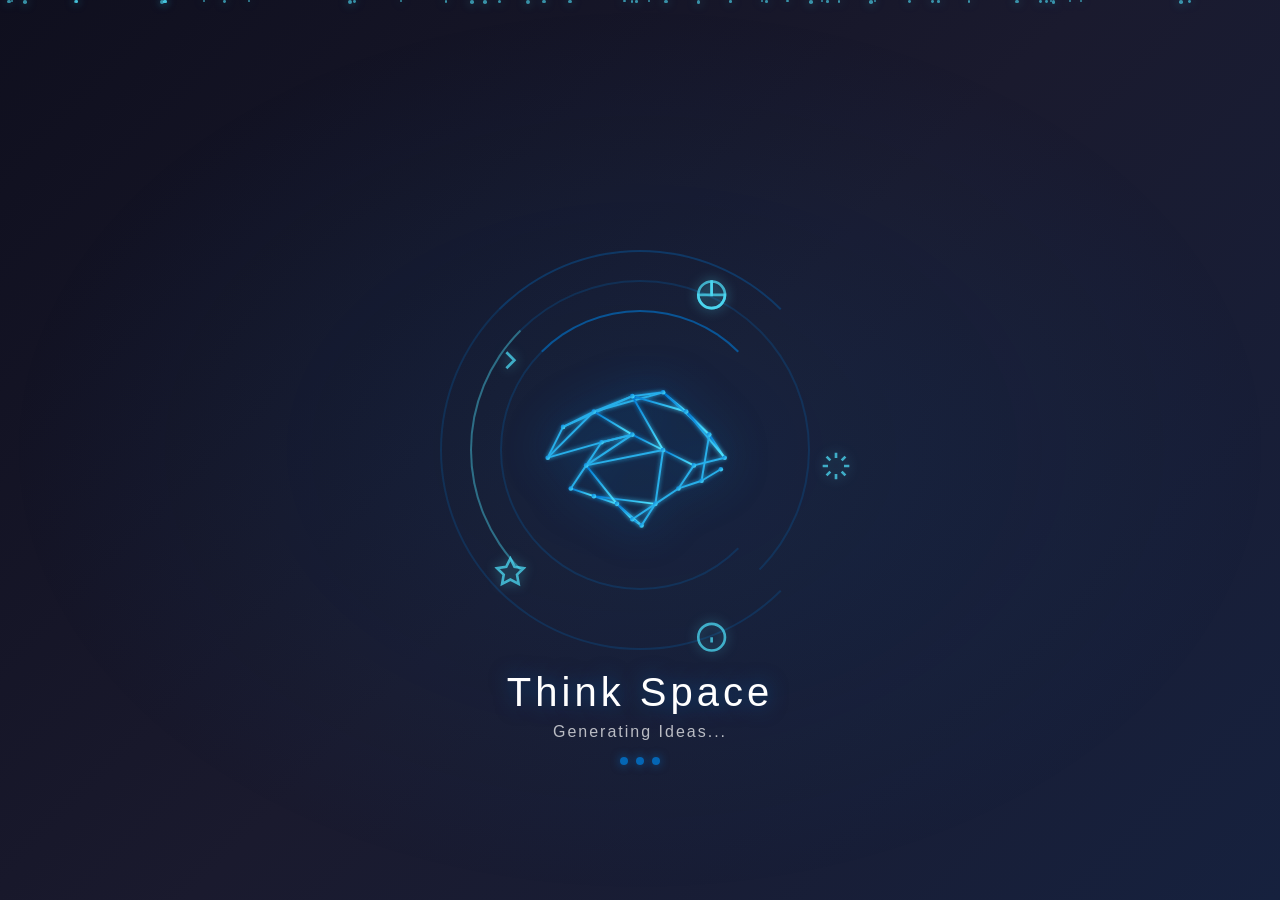
<file: Version 5/loading-animation/index.html>
<!DOCTYPE html>
<html lang="en">
<head>
  <meta charset="UTF-8">
  <meta name="viewport" content="width=device-width, initial-scale=1.0">
  <title>Think Space Loading</title>
  <link rel="stylesheet" href="styles.css">
</head>
<body>
  <!-- Background animated gradient -->
  <div class="bg-gradient"></div>
  
  <!-- Particle background -->
  <div class="particles" id="particles"></div>
  
  <!-- Main loader container -->
  <div class="loader-container">
    <!-- Outer rings -->
    <div class="ring ring-1"></div>
    <div class="ring ring-2"></div>
    <div class="ring ring-3"></div>
    
    <!-- Brain SVG with glow -->
    <div class="brain-container">
      <svg xmlns="http://www.w3.org/2000/svg" viewBox="0 0 360 260" class="brain-svg">
        <defs>
          <linearGradient id="brainGradient" x1="0%" y1="0%" x2="100%" y2="100%">
            <stop offset="0%" style="stop-color:#0078d4;stop-opacity:1" />
            <stop offset="100%" style="stop-color:#50e6ff;stop-opacity:1" />
          </linearGradient>
          <filter id="glow">
            <feGaussianBlur stdDeviation="3" result="coloredBlur"/>
            <feMerge>
              <feMergeNode in="coloredBlur"/>
              <feMergeNode in="SourceGraphic"/>
            </feMerge>
          </filter>
        </defs>
        <g fill="none" stroke="url(#brainGradient)" stroke-width="2.5" stroke-linecap="round" stroke-linejoin="round" filter="url(#glow)">
          <g id="mesh">
            <line x1="60" y1="140" x2="80" y2="100"/>
            <line x1="80" y1="100" x2="120" y2="80"/>
            <line x1="120" y1="80" x2="170" y2="60"/>
            <line x1="170" y1="60" x2="210" y2="55"/>
            <line x1="210" y1="55" x2="240" y2="80"/>
            <line x1="240" y1="80" x2="270" y2="110"/>
            <line x1="270" y1="110" x2="290" y2="140"/>
            <line x1="60" y1="140" x2="120" y2="80"/>
            <line x1="80" y1="100" x2="170" y2="60"/>
            <line x1="120" y1="80" x2="210" y2="55"/>
            <line x1="170" y1="60" x2="240" y2="80"/>
            <line x1="210" y1="55" x2="270" y2="110"/>
            <line x1="240" y1="80" x2="290" y2="140"/>
            <line x1="60" y1="140" x2="130" y2="120"/>
            <line x1="130" y1="120" x2="110" y2="150"/>
            <line x1="110" y1="150" x2="90" y2="180"/>
            <line x1="90" y1="180" x2="120" y2="190"/>
            <line x1="120" y1="190" x2="150" y2="200"/>
            <line x1="150" y1="200" x2="170" y2="220"/>
            <line x1="170" y1="110" x2="130" y2="120"/>
            <line x1="170" y1="110" x2="210" y2="130"/>
            <line x1="210" y1="130" x2="250" y2="150"/>
            <line x1="250" y1="150" x2="290" y2="140"/>
            <line x1="170" y1="110" x2="120" y2="80"/>
            <line x1="170" y1="110" x2="170" y2="60"/>
            <line x1="210" y1="130" x2="210" y2="55"/>
            <line x1="130" y1="120" x2="170" y2="110"/>
            <line x1="110" y1="150" x2="170" y2="110"/>
            <line x1="110" y1="150" x2="210" y2="130"/>
            <line x1="120" y1="190" x2="200" y2="200"/>
            <line x1="200" y1="200" x2="230" y2="180"/>
            <line x1="230" y1="180" x2="260" y2="170"/>
            <line x1="260" y1="170" x2="285" y2="155"/>
            <line x1="150" y1="200" x2="200" y2="200"/>
            <line x1="170" y1="220" x2="200" y2="200"/>
            <line x1="210" y1="130" x2="200" y2="200"/>
            <line x1="250" y1="150" x2="230" y2="180"/>
            <line x1="170" y1="60" x2="210" y2="130"/>
            <line x1="270" y1="110" x2="260" y2="170"/>
            <line x1="150" y1="200" x2="182" y2="228"/>
            <line x1="182" y1="228" x2="200" y2="200"/>
            <line x1="170" y1="220" x2="182" y2="228"/>
            <line x1="110" y1="150" x2="150" y2="200"/>
          </g>
        </g>
        <g fill="url(#brainGradient)" stroke="none">
          <circle cx="60" cy="140" r="3" class="node"/><circle cx="80" cy="100" r="3" class="node"/>
          <circle cx="120" cy="80" r="3" class="node"/><circle cx="170" cy="60" r="3" class="node"/>
          <circle cx="210" cy="55" r="3" class="node"/><circle cx="240" cy="80" r="3" class="node"/>
          <circle cx="270" cy="110" r="3" class="node"/><circle cx="290" cy="140" r="3" class="node"/>
          <circle cx="250" cy="150" r="3" class="node"/><circle cx="210" cy="130" r="3" class="node"/>
          <circle cx="170" cy="110" r="3" class="node"/><circle cx="130" cy="120" r="3" class="node"/>
          <circle cx="110" cy="150" r="3" class="node"/><circle cx="90" cy="180" r="3" class="node"/>
          <circle cx="120" cy="190" r="3" class="node"/><circle cx="150" cy="200" r="3" class="node"/>
          <circle cx="170" cy="220" r="3" class="node"/><circle cx="182" cy="228" r="3" class="node"/>
          <circle cx="200" cy="200" r="3" class="node"/><circle cx="230" cy="180" r="3" class="node"/>
          <circle cx="260" cy="170" r="3" class="node"/><circle cx="285" cy="155" r="3" class="node"/>
        </g>
      </svg>
    </div>
    
    <!-- Orbiting idea icons -->
    <div class="orbit-container">
      <div class="orbit-item" style="--orbit-angle: 0deg; --orbit-radius: 180px; --duration: 8s;">
        <svg xmlns="http://www.w3.org/2000/svg" width="24" height="24" viewBox="0 0 24 24" fill="none" stroke="currentColor" stroke-width="2">
          <path d="M12 2v4M12 18v4M4.93 4.93l2.83 2.83M16.24 16.24l2.83 2.83M2 12h4M18 12h4M4.93 19.07l2.83-2.83M16.24 7.76l2.83-2.83"/>
        </svg>
      </div>
      <div class="orbit-item" style="--orbit-angle: 72deg; --orbit-radius: 180px; --duration: 8s;">
        <svg xmlns="http://www.w3.org/2000/svg" width="24" height="24" viewBox="0 0 24 24" fill="none" stroke="currentColor" stroke-width="2">
          <circle cx="12" cy="12" r="10"/><line x1="12" y1="16" x2="12" y2="12"/><line x1="12" y1="8" x2="12.01" y2="8"/>
        </svg>
      </div>
      <div class="orbit-item" style="--orbit-angle: 144deg; --orbit-radius: 180px; --duration: 8s;">
        <svg xmlns="http://www.w3.org/2000/svg" width="24" height="24" viewBox="0 0 24 24" fill="none" stroke="currentColor" stroke-width="2">
          <polygon points="12 2 15.09 8.26 22 9.27 17 14.14 18.18 21.02 12 17.77 5.82 21.02 7 14.14 2 9.27 8.91 8.26 12 2"/>
        </svg>
      </div>
      <div class="orbit-item" style="--orbit-angle: 216deg; --orbit-radius: 180px; --duration: 8s;">
        <svg xmlns="http://www.w3.org/2000/svg" width="24" height="24" viewBox="0 0 24 24" fill="none" stroke="currentColor" stroke-width="2">
          <path d="M9 18l6-6-6-6"/>
        </svg>
      </div>
      <div class="orbit-item" style="--orbit-angle: 288deg; --orbit-radius: 180px; --duration: 8s;">
        <svg xmlns="http://www.w3.org/2000/svg" width="24" height="24" viewBox="0 0 24 24" fill="none" stroke="currentColor" stroke-width="2">
          <path d="M12 2a10 10 0 1 0 10 10H12V2z"/><path d="M13 2.05A10 10 0 1 1 2 12.05h10V2z"/>
        </svg>
      </div>
    </div>
    
    <!-- Loading text with animation -->
    <div class="loading-text-container">
      <h1 class="loading-title">Think Space</h1>
      <p class="loading-subtitle">Generating Ideas...</p>
      <div class="progress-dots">
        <span></span><span></span><span></span>
      </div>
    </div>
  </div>
  
  <script src="script.js"></script>
</body>
</html>
</file>
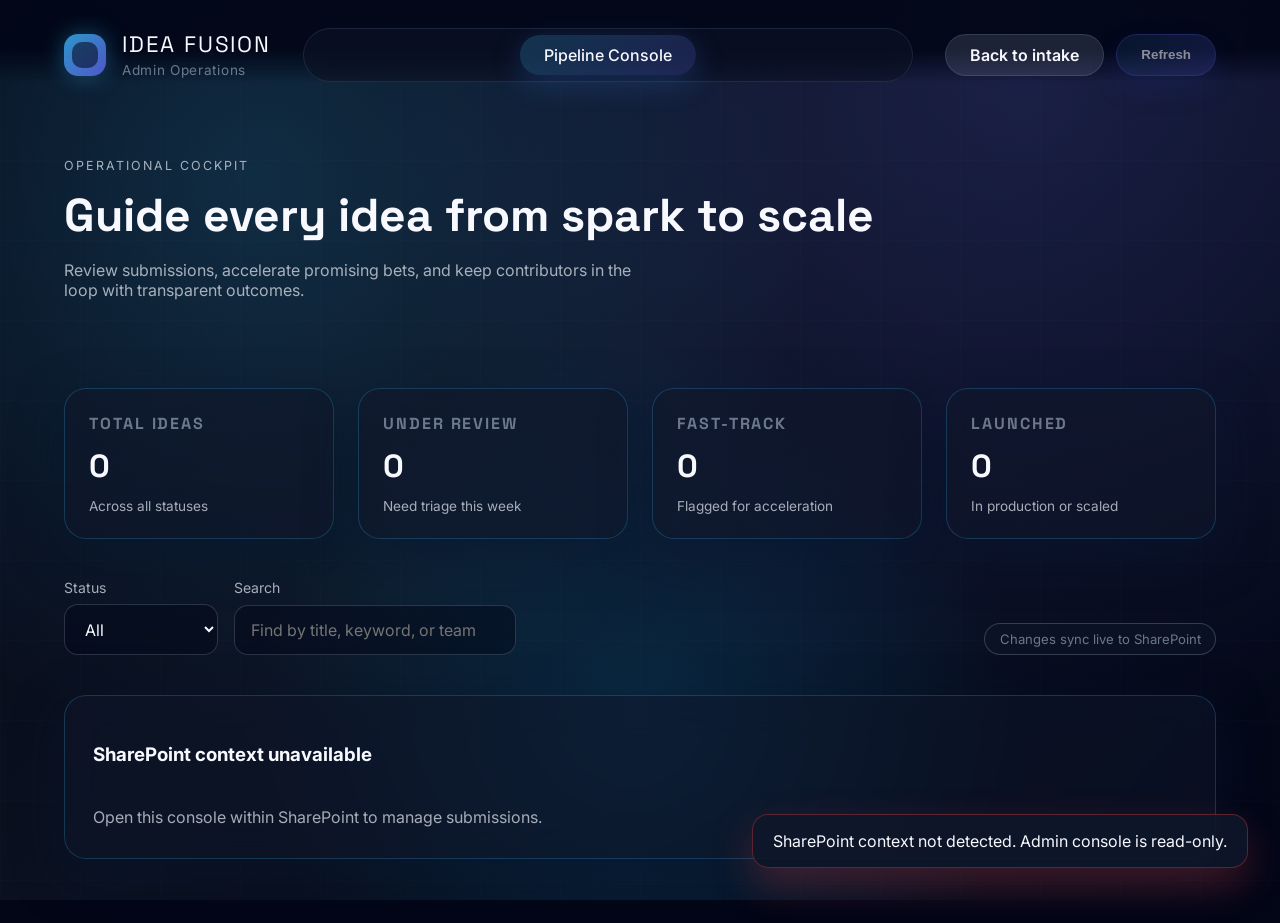
<file: Version 2/admin.html>
<!DOCTYPE html>
<html lang="en">
<head>
  <meta charset="UTF-8" />
  <meta name="viewport" content="width=device-width, initial-scale=1.0" />
  <title>Idea Fusion · Admin Console</title>
  <link rel="preconnect" href="https://fonts.googleapis.com" />
  <link rel="preconnect" href="https://fonts.gstatic.com" crossorigin />
  <link
    href="https://fonts.googleapis.com/css2?family=Space+Grotesk:wght@400;500;600;700&family=Inter:wght@400;500;600&display=swap"
    rel="stylesheet"
  />
  <link rel="stylesheet" href="styles.css" />
  <script src="sharepointClient.js" defer></script>
  <script src="admin.js" defer></script>
</head>
<body>
  <div class="background-gradient"></div>
  <div class="grid-overlay"></div>
  <header class="app-header">
    <div class="brand">
      <div class="brand-beacon"></div>
      <div class="brand-text">
        <span class="brand-title">Idea Fusion</span>
        <span class="brand-subtitle">Admin Operations</span>
      </div>
    </div>
    <nav class="nav-tabs" aria-label="Utility navigation">
      <span class="tab-button is-active">Pipeline Console</span>
    </nav>
    <div class="session-actions">
      <a class="pill-button ghost" href="index.html">Back to intake</a>
      <button class="pill-button" id="refresh-board" type="button">Refresh</button>
    </div>
  </header>

  <main class="admin-main">
    <section class="view-header">
      <div>
        <p class="view-kicker">Operational cockpit</p>
        <h2>Guide every idea from spark to scale</h2>
        <p>Review submissions, accelerate promising bets, and keep contributors in the loop with transparent outcomes.</p>
      </div>
    </section>

    <section class="admin-overview" aria-label="Program metrics">
      <article class="overview-card">
        <h3>Total ideas</h3>
        <strong id="metric-total">0</strong>
        <span>Across all statuses</span>
      </article>
      <article class="overview-card">
        <h3>Under review</h3>
        <strong id="metric-under-review">0</strong>
        <span>Need triage this week</span>
      </article>
      <article class="overview-card">
        <h3>Fast-track</h3>
        <strong id="metric-fast-track">0</strong>
        <span>Flagged for acceleration</span>
      </article>
      <article class="overview-card">
        <h3>Launched</h3>
        <strong id="metric-released">0</strong>
        <span>In production or scaled</span>
      </article>
    </section>

    <section class="admin-toolbar" aria-label="Board filters">
      <div class="filters">
        <label class="filter">
          <span>Status</span>
          <select id="admin-status-filter">
            <option value="all">All</option>
            <option value="under-review">Under review</option>
            <option value="in-progress">In progress</option>
            <option value="pilot">Pilot</option>
            <option value="released">Released</option>
            <option value="rejected">Rejected</option>
          </select>
        </label>
        <label class="filter">
          <span>Search</span>
          <input id="admin-search-filter" type="search" placeholder="Find by title, keyword, or team" />
        </label>
      </div>
      <div class="actions">
        <span class="badge muted">Changes sync live to SharePoint</span>
      </div>
    </section>

    <section class="admin-board" id="admin-board" role="list" aria-live="polite"></section>

    <template id="admin-card-template">
      <article class="idea-card admin-card" role="listitem">
        <header>
          <div>
            <h3 class="idea-title"></h3>
            <p class="idea-meta"></p>
          </div>
          <span class="status-chip"></span>
        </header>
        <p class="idea-summary"></p>
        <dl class="idea-attributes">
          <div>
            <dt>Impact</dt>
            <dd class="idea-impact"></dd>
          </div>
          <div>
            <dt>Horizon</dt>
            <dd class="idea-horizon"></dd>
          </div>
          <div>
            <dt>Effort</dt>
            <dd class="idea-investment"></dd>
          </div>
        </dl>
        <div class="idea-tags"></div>
        <div class="admin-meta">
          <span class="admin-meta-item confidence"></span>
          <span class="admin-meta-item fast-track"></span>
        </div>
        <textarea class="note-input" placeholder="Add note for submitter or review team"></textarea>
        <div class="admin-actions">
          <button type="button" data-action="review">Return to review</button>
          <button type="button" data-action="accept">Accept</button>
          <button type="button" data-action="pilot">Move to pilot</button>
          <button type="button" data-action="release">Release</button>
          <button type="button" data-action="reject">Reject</button>
        </div>
        <footer>
          <div class="admin-footer-actions">
            <a class="ghost-link admin-link" href="#" target="_blank" rel="noreferrer noopener">Supporting link</a>
            <button class="ghost-link" data-action="save-note" type="button">Save note</button>
          </div>
          <span class="idea-updated"></span>
        </footer>
      </article>
    </template>
  </main>

  <div id="toast" class="toast" role="status" aria-live="polite"></div>
</body>
</html>
</file>
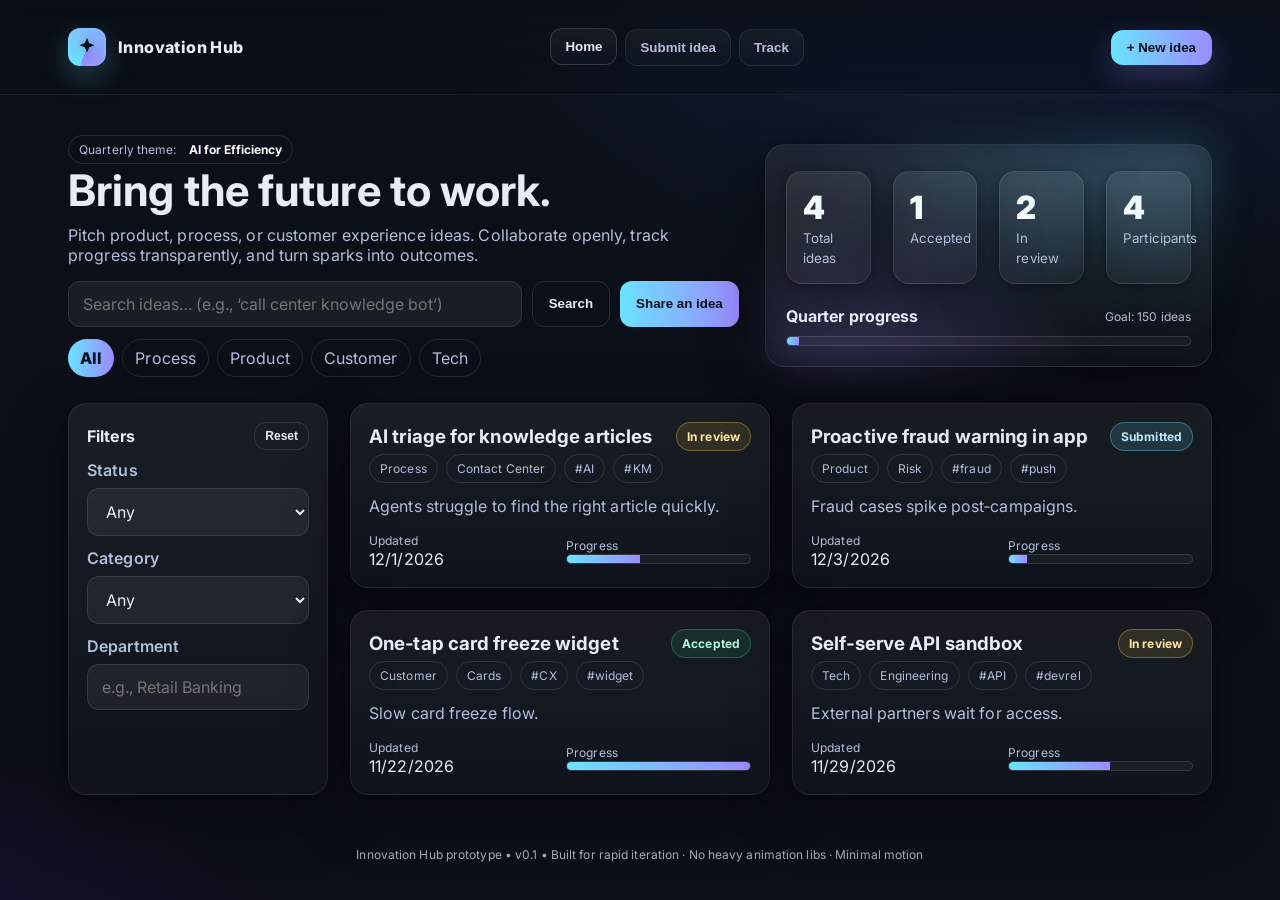
<file: Version 3/innovation_portal_single_file_prototype_html_css_js.html>
<!DOCTYPE html>
<html lang="en">
<head>
  <meta charset="utf-8" />
  <meta name="viewport" content="width=device-width, initial-scale=1" />
  <title>Innovation Hub — Ideas Portal (Prototype)</title>
  <meta name="description" content="Single‑file prototype for a modern, futuristic ideas portal with three views: Home, Submit, Track." />
  <link rel="preconnect" href="https://fonts.googleapis.com">
  <link rel="preconnect" href="https://fonts.gstatic.com" crossorigin>
  <link href="https://fonts.googleapis.com/css2?family=Inter:wght@300;400;500;600;700;800;900&family=JetBrains+Mono:wght@400;600&display=swap" rel="stylesheet">
  <style>
    :root{
      --bg-0: #0b0f17;           /* page */
      --bg-1: #0f1522;           /* surfaces */
      --bg-2: #12192a;           /* elevated */
      --txt-0: #e6ecf8;          /* primary text */
      --txt-1: #b2bfdc;          /* secondary */
      --brand: #6ae3ff;          /* accent */
      --brand-2:#9b8cff;         /* accent 2 */
      --ok: #2ec27e;             /* status */
      --warn:#f6c445;
      --err: #ff6b6b;
      --muted:#2a3550;
      --glass: rgba(255,255,255,0.06);
      --rad: 18px;
      --shadow: 0 20px 60px rgba(0,0,0,.35), 0 2px 8px rgba(0,0,0,.25);
    }
    *{box-sizing:border-box}
    html,body{height:100%}
    body{
      margin:0; font-family:Inter, system-ui, -apple-system, Segoe UI, Roboto, "Helvetica Neue", Arial, "Apple Color Emoji","Segoe UI Emoji"; 
      color:var(--txt-0); background: radial-gradient(1200px 800px at 80% -10%, #15213d 0%, transparent 55%),
                          radial-gradient(1000px 700px at -10% 120%, #1b1140 0%, transparent 50%),
                          var(--bg-0);
      letter-spacing:.1px;
    }
    a{color:inherit}
    .container{max-width:1200px; margin:0 auto; padding:28px;}

    /* Topbar */
    .topbar{
      position:sticky; top:0; z-index:50; backdrop-filter: saturate(140%) blur(10px);
      background: linear-gradient(180deg, rgba(10,14,22,.85), rgba(10,14,22,.55));
      border-bottom:1px solid rgba(255,255,255,.06);
    }
    .brand{display:flex; align-items:center; gap:12px; font-weight:800; letter-spacing:.4px}
    .logo{
      width:38px; height:38px; border-radius:12px; display:grid; place-items:center; 
      background: conic-gradient(from 200deg, var(--brand), var(--brand-2));
      box-shadow:0 0 0 2px rgba(255,255,255,.06) inset, 0 10px 30px rgba(106,227,255,.25);
    }
    .logo svg{filter:drop-shadow(0 2px 6px rgba(0,0,0,.35))}

    nav{display:flex; gap:8px}
    .tab{
      appearance:none; border:1px solid rgba(255,255,255,.08); background:linear-gradient(180deg, rgba(255,255,255,.05), rgba(255,255,255,.02));
      color:var(--txt-1); padding:10px 14px; border-radius:12px; cursor:pointer; font-weight:600; transition:all .18s ease;
    }
    .tab[aria-current="page"], .tab:hover{color:var(--txt-0); border-color: rgba(255,255,255,.15); transform:translateY(-1px)}
    .cta{
      background: linear-gradient(90deg, var(--brand) 0%, var(--brand-2) 100%); border:none; color:#08101c; font-weight:800;
      padding:10px 16px; border-radius:12px; cursor:pointer; box-shadow:0 12px 30px rgba(155,140,255,.25);
    }

    /* Shell */
    .shell{display:grid; grid-template-columns: 260px 1fr; gap:22px; margin-top:22px}
    @media (max-width: 980px){ .shell{grid-template-columns: 1fr} }

    /* Sidebar */
    .panel{
      background: linear-gradient(180deg, rgba(255,255,255,.06), rgba(255,255,255,.02)); border:1px solid rgba(255,255,255,.08);
      border-radius: var(--rad); box-shadow: var(--shadow); 
    }
    .panel-header{padding:18px 18px 10px; display:flex; justify-content:space-between; align-items:center}
    .panel-body{padding:0 18px 18px}
    .tag{display:inline-flex; align-items:center; gap:6px; font-size:12px; padding:6px 10px; border-radius:999px; border:1px solid rgba(255,255,255,.12); color:var(--txt-1)}

    /* Cards grid */
    .grid{display:grid; grid-template-columns: repeat(12, 1fr); gap:22px}
    .card{grid-column: span 6; background: linear-gradient(180deg, rgba(255,255,255,.06), rgba(255,255,255,.02));
      border:1px solid rgba(255,255,255,.08); border-radius: var(--rad); padding:18px; box-shadow: var(--shadow);
      transition: transform .18s ease, border-color .18s ease, background .18s ease;
    }
    .card:hover{transform: translateY(-3px); border-color: rgba(255,255,255,.16)}
    @media (max-width: 900px){ .card{grid-column: span 12} }

    .kpis{display:grid; grid-template-columns: repeat(12, 1fr); gap:22px; margin: 6px 0 22px}
    .kpi{grid-column: span 3; background: linear-gradient(180deg, rgba(255,255,255,.08), rgba(255,255,255,.02));
      border:1px solid rgba(255,255,255,.10); border-radius: 16px; padding:16px; box-shadow: var(--shadow)}
    .kpi .v{font-size:clamp(20px, 2.8vw, 32px); font-weight:900; background: linear-gradient(90deg, #fff, #bfe9ff); -webkit-background-clip:text; -webkit-text-fill-color: transparent}
    .kpi small{color:var(--txt-1)}
    @media (max-width: 980px){ .kpi{grid-column: span 6} }
    @media (max-width: 600px){ .kpi{grid-column: span 12} }

    /* Forms */
    .form{display:grid; gap:16px}
    .row{display:grid; grid-template-columns: repeat(12, 1fr); gap:16px}
    .col-6{grid-column: span 6}
    .col-4{grid-column: span 4}
    .col-8{grid-column: span 8}
    .col-12{grid-column: span 12}
    @media (max-width: 900px){ .col-6,.col-4,.col-8{grid-column: span 12} }

    .field{display:flex; flex-direction:column; gap:8px}
    .field label{font-weight:600; color:var(--txt-1)}
    .input, textarea, select{
      background: var(--glass); border:1px solid rgba(255,255,255,.10); color:var(--txt-0);
      padding:12px 14px; border-radius:12px; outline: none; font: inherit;
    }
    .hint{font-size:12px; color:var(--txt-1)}

    .btn{appearance:none; border:none; padding:12px 16px; font-weight:800; border-radius:12px; cursor:pointer}
    .btn.primary{background:linear-gradient(90deg, var(--brand), var(--brand-2)); color:#08101c}
    .btn.ghost{background:transparent; border:1px solid rgba(255,255,255,.12); color:var(--txt-0)}

    /* Table */
    table{width:100%; border-collapse:separate; border-spacing:0 10px}
    thead th{font-size:12px; color:var(--txt-1); text-align:left; font-weight:700; padding:0 12px}
    tbody tr{background: linear-gradient(180deg, rgba(255,255,255,.05), rgba(255,255,255,.02)); border:1px solid rgba(255,255,255,.10)}
    tbody td{padding:14px 12px}
    tbody tr{border-radius:12px}
    tbody tr td:first-child{border-top-left-radius:12px; border-bottom-left-radius:12px}
    tbody tr td:last-child{border-top-right-radius:12px; border-bottom-right-radius:12px}

    .status{display:inline-flex; align-items:center; gap:8px; padding:6px 10px; border-radius:999px; font-size:12px; font-weight:700}
    .s-sub{background:rgba(106,227,255,.14); color:#bfeeff; border:1px solid rgba(106,227,255,.35)}
    .s-rev{background:rgba(246,196,69,.12); color:#ffe6a6; border:1px solid rgba(246,196,69,.35)}
    .s-acc{background:rgba(46,194,126,.12); color:#b8f3d6; border:1px solid rgba(46,194,126,.35)}
    .s-rej{background:rgba(255,107,107,.12); color:#ffc2c2; border:1px solid rgba(255,107,107,.35)}

    /* Router views */
    .view{display:none; animation: fade .28s ease both}
    .view.active{display:block}
    @keyframes fade{from{opacity:0; transform:translateY(4px)} to{opacity:1; transform:none}}
    @media (prefers-reduced-motion: reduce){ .view{animation:none} .card, .tab{transition:none} }

    /* Hero */
    .hero{display:grid; grid-template-columns: 1.2fr .8fr; gap:26px; align-items:center; margin-top:12px}
    .hero h1{font-size: clamp(28px, 3.4vw, 48px); margin:.2rem 0 .6rem; line-height:1.1}
    .hero p{color:var(--txt-1); margin:0 0 1rem}
    .halo{
      position:relative; isolation:isolate; background: linear-gradient(180deg, rgba(255,255,255,.07), rgba(255,255,255,.02)); 
      border:1px solid rgba(255,255,255,.08); border-radius:20px; padding:20px; box-shadow: var(--shadow);
    }
    .halo:after{
      content:""; position:absolute; inset:-2px; z-index:-1; border-radius:inherit; pointer-events:none;
      background: radial-gradient(600px 300px at 90% 0%, rgba(106,227,255,.25), transparent 60%),
                  radial-gradient(400px 260px at 20% 100%, rgba(155,140,255,.25), transparent 60%);
      filter: blur(20px);
    }

    /* Progress */
    .progress{height:10px; border:1px solid rgba(255,255,255,.12); border-radius:999px; background: rgba(255,255,255,.04); overflow:hidden}
    .progress > i{display:block; height:100%; width:var(--w,0%); background: linear-gradient(90deg, var(--brand), var(--brand-2))}

    /* Toast */
    .toast{position:fixed; right:22px; bottom:22px; background:rgba(20,26,38,.95); border:1px solid rgba(255,255,255,.12);
      padding:14px 16px; border-radius:12px; display:none; box-shadow: var(--shadow)}
    .toast.show{display:block; animation:fade .24s ease both}

    /* Search and chips */
    .searchbar{display:flex; gap:10px}
    .pill{display:inline-flex; align-items:center; gap:6px; padding:8px 12px; border-radius:999px; border:1px solid rgba(255,255,255,.10); cursor:pointer; color:var(--txt-1)}
    .pill.active{color:#06121f; background:linear-gradient(90deg, var(--brand), var(--brand-2)); border:none; font-weight:800}

    /* Footer */
    footer{opacity:.7; font-size:12px; text-align:center; padding:24px 12px}
  </style>
</head>
<body>
  <header class="topbar">
    <div class="container" style="display:flex; align-items:center; justify-content:space-between; gap:16px">
      <div class="brand" aria-label="Innovation Hub Home" role="link" tabindex="0" data-nav="#home">
        <div class="logo" aria-hidden="true">
          <!-- simple spark icon -->
          <svg width="22" height="22" viewBox="0 0 24 24" fill="none" xmlns="http://www.w3.org/2000/svg">
            <path d="M12 2l2.2 5.6L20 10l-5.6 2.2L12 18l-2.4-5.8L4 10l5.6-2.4L12 2z" fill="#08101c"/>
          </svg>
        </div>
        <span>Innovation Hub</span>
      </div>
      <nav aria-label="Primary">
        <button class="tab" data-nav="#home">Home</button>
        <button class="tab" data-nav="#submit">Submit idea</button>
        <button class="tab" data-nav="#track">Track</button>
      </nav>
      <button class="cta" data-nav="#submit">+ New idea</button>
    </div>
  </header>

  <main class="container">
    <!-- HOME VIEW -->
    <section class="view active" id="home" aria-labelledby="home-title">
      <div class="hero">
        <div>
          <span class="tag" aria-hidden="true">Quarterly theme: <strong style="margin-left:6px;color:#fff">AI for Efficiency</strong></span>
          <h1 id="home-title">Bring the future to work.</h1>
          <p>Pitch product, process, or customer experience ideas. Collaborate openly, track progress transparently, and turn sparks into outcomes.</p>
          <div class="searchbar" style="margin-top:12px">
            <input id="q" class="input" placeholder="Search ideas… (e.g., ‘call center knowledge bot’)" style="flex:1"/>
            <button class="btn ghost" id="doSearch">Search</button>
            <button class="btn primary" data-nav="#submit">Share an idea</button>
          </div>
          <div style="margin-top:12px; display:flex; flex-wrap:wrap; gap:8px">
            <span class="pill active" data-chip="all">All</span>
            <span class="pill" data-chip="Process">Process</span>
            <span class="pill" data-chip="Product">Product</span>
            <span class="pill" data-chip="Customer">Customer</span>
            <span class="pill" data-chip="Tech">Tech</span>
          </div>
        </div>
        <div class="halo">
          <div class="kpis">
            <div class="kpi"><div class="v" id="kpi-total">0</div><small>Total ideas</small></div>
            <div class="kpi"><div class="v" id="kpi-accepted">0</div><small>Accepted</small></div>
            <div class="kpi"><div class="v" id="kpi-inreview">0</div><small>In review</small></div>
            <div class="kpi"><div class="v" id="kpi-participants">0</div><small>Participants</small></div>
          </div>
          <div>
            <div style="display:flex; align-items:center; justify-content:space-between; margin-bottom:10px">
              <strong>Quarter progress</strong>
              <small class="hint">Goal: 150 ideas</small>
            </div>
            <div class="progress" aria-label="progress toward goal" role="progressbar" aria-valuemin="0" aria-valuemax="150" aria-valuenow="0">
              <i id="progressbar" style="--w:0%"></i>
            </div>
          </div>
        </div>
      </div>

      <div class="shell" style="margin-top:26px">
        <aside class="panel">
          <div class="panel-header">
            <strong>Filters</strong>
            <button class="btn ghost" id="clearFilters" style="padding:6px 10px; font-size:12px">Reset</button>
          </div>
          <div class="panel-body">
            <div class="field">
              <label>Status</label>
              <select id="flt-status" class="input">
                <option value="">Any</option>
                <option>Submitted</option>
                <option>In review</option>
                <option>Accepted</option>
                <option>Rejected</option>
              </select>
            </div>
            <div class="field" style="margin-top:12px">
              <label>Category</label>
              <select id="flt-cat" class="input">
                <option value="">Any</option>
                <option>Process</option>
                <option>Product</option>
                <option>Customer</option>
                <option>Tech</option>
              </select>
            </div>
            <div class="field" style="margin-top:12px">
              <label>Department</label>
              <input id="flt-dept" class="input" placeholder="e.g., Retail Banking"/>
            </div>
          </div>
        </aside>

        <section>
          <div class="grid" id="ideasGrid" aria-live="polite" aria-busy="false"></div>
        </section>
      </div>
    </section>

    <!-- SUBMIT VIEW -->
    <section class="view" id="submit" aria-labelledby="submit-title">
      <h2 id="submit-title" style="margin:6px 0 16px">Submit your idea</h2>
      <form id="ideaForm" class="form" novalidate>
        <div class="row">
          <div class="col-8 field">
            <label for="title">Title</label>
            <input id="title" class="input" required placeholder="Concise, specific headline"/>
            <small class="hint">Good: “Smart triage for contact center knowledge articles”</small>
          </div>
          <div class="col-4 field">
            <label for="category">Category</label>
            <select id="category" class="input" required>
              <option value="">Select</option>
              <option>Process</option>
              <option>Product</option>
              <option>Customer</option>
              <option>Tech</option>
            </select>
          </div>
        </div>
        <div class="row">
          <div class="col-6 field">
            <label for="department">Department (optional)</label>
            <input id="department" class="input" placeholder="e.g., Contact Center"/>
          </div>
          <div class="col-6 field">
            <label for="tags">Tags (comma‑separated)</label>
            <input id="tags" class="input" placeholder="AI, customer, automation"/>
          </div>
        </div>
        <div class="row">
          <div class="col-12 field">
            <label for="problem">Problem / Opportunity</label>
            <textarea id="problem" rows="3" required placeholder="What’s the pain point or opportunity?"></textarea>
          </div>
        </div>
        <div class="row">
          <div class="col-12 field">
            <label for="solution">Proposed solution</label>
            <textarea id="solution" rows="4" required placeholder="What do you propose and how would it work?"></textarea>
          </div>
        </div>
        <div class="row">
          <div class="col-6 field">
            <label for="impact">Expected impact</label>
            <select id="impact" class="input" required>
              <option value="">Select</option>
              <option>Cost reduction</option>
              <option>Revenue growth</option>
              <option>Customer experience</option>
              <option>Risk & compliance</option>
              <option>Operational efficiency</option>
            </select>
          </div>
          <div class="col-6 field">
            <label for="effort">Estimated effort</label>
            <select id="effort" class="input" required>
              <option value="">Select</option>
              <option>Low (≤ 2 weeks)</option>
              <option>Medium (≤ 2 months)</option>
              <option>High (> 2 months)</option>
            </select>
          </div>
        </div>
        <div class="row">
          <div class="col-6 field">
            <label for="owner">Your name</label>
            <input id="owner" class="input" placeholder="First Last"/>
          </div>
          <div class="col-6 field">
            <label for="email">Work email</label>
            <input id="email" type="email" class="input" placeholder="you@company.com"/>
          </div>
        </div>
        <div class="row">
          <div class="col-12 field">
            <label for="attachment">Attachment (placeholder)</label>
            <input id="attachment" class="input" type="file" disabled aria-disabled="true" title="Mocked in prototype" />
            <small class="hint">In this prototype, files aren’t uploaded. We’ll wire to backend later.</small>
          </div>
        </div>
        <div class="row">
          <div class="col-12" style="display:flex; gap:10px; align-items:center">
            <input id="anonymous" type="checkbox" />
            <label for="anonymous" class="hint">Submit anonymously</label>
          </div>
        </div>
        <div style="display:flex; gap:10px; margin-top:6px">
          <button class="btn primary" type="submit">Submit idea</button>
          <button class="btn ghost" type="button" data-nav="#home">Cancel</button>
        </div>
      </form>
    </section>

    <!-- TRACK VIEW -->
    <section class="view" id="track" aria-labelledby="track-title">
      <h2 id="track-title" style="margin:6px 0 16px">Track your submissions</h2>
      <div class="panel">
        <div class="panel-header"><strong>Your ideas</strong><small class="hint" id="myCount">0 items</small></div>
        <div class="panel-body" style="padding-bottom:4px">
          <table aria-describedby="track-title">
            <thead><tr><th>Title</th><th>Category</th><th>Status</th><th>Updated</th><th>Progress</th><th></th></tr></thead>
            <tbody id="myIdeas"></tbody>
          </table>
        </div>
      </div>
    </section>
  </main>

  <div id="toast" class="toast" role="status" aria-live="polite"></div>

  <footer>
    Innovation Hub prototype • v0.1 • Built for rapid iteration · No heavy animation libs · Minimal motion
  </footer>

  <script>
  ;(()=>{
    const $ = (sel, ctx=document)=>ctx.querySelector(sel);
    const $$ = (sel, ctx=document)=>Array.from(ctx.querySelectorAll(sel));

    // Lightweight hash router
    function navTo(hash){
      const target = hash || window.location.hash || '#home';
      $$('.view').forEach(v=>v.classList.toggle('active', '#'+v.id===target));
      $$('.tab').forEach(t=> t.setAttribute('aria-current', t.dataset.nav===target ? 'page' : 'false'));
    }
    addEventListener('hashchange', ()=>navTo());
    $$('.tab,[data-nav]').forEach(b=> b.addEventListener('click', ()=>{ location.hash = b.dataset.nav; }));
    $('.brand').addEventListener('keydown', (e)=>{ if(e.key==='Enter') location.hash = '#home'; });

    // Demo data seed (idempotent)
    const storeKey = 'ideas.portal.v1';
    const meKey = 'ideas.portal.me';
    const seed = () => ([
      {id:crypto.randomUUID(), title:'AI triage for knowledge articles', category:'Process', dept:'Contact Center', tags:['AI','KM'], status:'In review', owner:'Ayesha K', email:'ayesha@example.com', updated:Date.now()-86400000*3, progress:40, impact:'Operational efficiency', effort:'Medium', problem:'Agents struggle to find the right article quickly.', solution:'Use LLM to classify intents and surface top matches + snippets.', self:false},
      {id:crypto.randomUUID(), title:'Proactive fraud warning in app', category:'Product', dept:'Risk', tags:['fraud','push'], status:'Submitted', owner:'Samir R', email:'samir@example.com', updated:Date.now()-86400000*1, progress:10, impact:'Risk & compliance', effort:'High', problem:'Fraud cases spike post‑campaigns.', solution:'ML model to detect risky patterns and push warning banners.', self:false},
      {id:crypto.randomUUID(), title:'One‑tap card freeze widget', category:'Customer', dept:'Cards', tags:['CX','widget'], status:'Accepted', owner:'Maryam A', email:'maryam@example.com', updated:Date.now()-86400000*12, progress:100, impact:'Customer experience', effort:'Low', problem:'Slow card freeze flow.', solution:'Add quick action on home screen.', self:false},
      {id:crypto.randomUUID(), title:'Self‑serve API sandbox', category:'Tech', dept:'Engineering', tags:['API','devrel'], status:'In review', owner:'Dev Guild', email:'dev@example.com', updated:Date.now()-86400000*5, progress:55, impact:'Revenue growth', effort:'Medium', problem:'External partners wait for access.', solution:'Hosted sandbox with sample data + keys.', self:false},
    ]);

    function load(){
      const raw = localStorage.getItem(storeKey);
      return raw ? JSON.parse(raw) : seed();
    }
    function save(list){ localStorage.setItem(storeKey, JSON.stringify(list)); }

    let ideas = load();

    // Stats
    function renderKPIs(){
      $('#kpi-total').textContent = ideas.length;
      $('#kpi-accepted').textContent = ideas.filter(i=>i.status==='Accepted').length;
      $('#kpi-inreview').textContent = ideas.filter(i=>i.status==='In review').length;
      const owners = new Set(ideas.map(i=>i.owner));
      $('#kpi-participants').textContent = owners.size;
      const goal = 150; const now = ideas.length; const pct = Math.min(100, Math.round(now/goal*100));
      $('#progressbar').style.setProperty('--w', pct+'%');
      $('.progress').setAttribute('aria-valuenow', now);
    }

    // Grid render
    function badge(status){
      const cls = status==='Submitted' ? 's-sub' : status==='In review' ? 's-rev' : status==='Accepted' ? 's-acc' : 's-rej';
      return `<span class="status ${cls}"></span><strong>${status}</strong>`;
    }
    function card(i){
      const t = new Date(i.updated).toLocaleDateString();
      const tags = (i.tags||[]).slice(0,3).map(x=>`<span class="tag">#${x}</span>`).join(' ');
      return `<article class="card" data-cat="${i.category}" data-status="${i.status}" data-dept="${i.dept||''}" data-title="${i.title.toLowerCase()}">
        <div style="display:flex; justify-content:space-between; align-items:flex-start; gap:12px">
          <div>
            <h3 style="margin:.2rem 0 .4rem">${i.title}</h3>
            <div style="display:flex; gap:8px; align-items:center; color:var(--txt-1)">
              <span class="tag">${i.category}</span>
              ${(i.dept?`<span class="tag">${i.dept}</span>`:'')}
              ${tags}
            </div>
          </div>
          <div class="status ${i.status==='Submitted'?'s-sub':i.status==='In review'?'s-rev':i.status==='Accepted'?'s-acc':'s-rej'}">${i.status}</div>
        </div>
        <p style="color:var(--txt-1); margin:.8rem 0">${i.problem}</p>
        <div style="display:grid; grid-template-columns: 1fr 1fr; gap:12px; align-items:center">
          <div>
            <small class="hint">Updated</small>
            <div>${t}</div>
          </div>
          <div>
            <small class="hint">Progress</small>
            <div class="progress" title="${i.progress}%"><i style="--w:${i.progress}%"></i></div>
          </div>
        </div>
      </article>`;
    }

    function renderGrid(){
      const wrap = $('#ideasGrid');
      wrap.setAttribute('aria-busy','true');
      const q = ($('#q').value||'').trim().toLowerCase();
      const st = $('#flt-status').value;
      const cat = $('#flt-cat').value;
      const dept = ($('#flt-dept').value||'').trim().toLowerCase();
      const chip = $('.pill.active')?.dataset.chip;

      const filtered = ideas.filter(i=>{
        if (st && i.status!==st) return false;
        if (cat && i.category!==cat) return false;
        if (chip && chip!=='all' && i.category!==chip) return false;
        if (dept && !(i.dept||'').toLowerCase().includes(dept)) return false;
        if (q && !(i.title+ ' ' + i.problem + ' ' + (i.tags||[]).join(' ')).toLowerCase().includes(q)) return false;
        return true;
      });

      wrap.innerHTML = filtered.map(card).join('');
      wrap.setAttribute('aria-busy','false');
    }

    // Filters + chips
    $('#clearFilters').addEventListener('click', ()=>{
      $('#flt-status').value=''; $('#flt-cat').value=''; $('#flt-dept').value=''; $('#q').value='';
      $$('.pill').forEach(p=>p.classList.toggle('active', p.dataset.chip==='all'));
      renderGrid();
    });
    $('#doSearch').addEventListener('click', renderGrid);
    $('#q').addEventListener('keydown', e=>{ if(e.key==='Enter'){ e.preventDefault(); renderGrid(); }});
    $$('.pill').forEach(p=> p.addEventListener('click', ()=>{ $$('.pill').forEach(x=>x.classList.remove('active')); p.classList.add('active'); renderGrid(); }));
    ['flt-status','flt-cat','flt-dept'].forEach(id=> $('#'+id).addEventListener('change', renderGrid));

    // Submit form
    function toast(msg){ const t=$('#toast'); t.textContent = msg; t.classList.add('show'); setTimeout(()=>t.classList.remove('show'), 2600); }
    $('#ideaForm').addEventListener('submit', (e)=>{
      e.preventDefault();
      const f = new FormData(e.currentTarget);
      const required = ['title','category','problem','solution','impact','effort'];
      for (const k of required){ if(!f.get(k) || (k==='category' && f.get(k)==='')){ toast('Please fill required fields.'); return; } }

      const me = $('#anonymous').checked ? 'Anonymous' : ($('#owner').value||'Anonymous');
      const item = {
        id: crypto.randomUUID(),
        title: $('#title').value.trim(),
        category: $('#category').value,
        dept: $('#department').value.trim(),
        tags: ($('#tags').value||'').split(',').map(s=>s.trim()).filter(Boolean),
        status: 'Submitted',
        owner: me,
        email: $('#email').value.trim(),
        updated: Date.now(),
        progress: 8,
        impact: $('#impact').value,
        effort: $('#effort').value,
        problem: $('#problem').value.trim(),
        solution: $('#solution').value.trim(),
        self: true,
      };
      ideas = [item, ...ideas];
      save(ideas);
      localStorage.setItem(meKey, JSON.stringify({name: me, email: item.email}));
      e.currentTarget.reset();
      $('#anonymous').checked = false;
      toast('Idea submitted! You can track it in the Track tab.');
      renderKPIs(); renderGrid(); renderMyIdeas();
      location.hash = '#track';
    });

    // Track view render
    function row(i){
      const t = new Date(i.updated).toLocaleString();
      const statusCls = i.status==='Submitted'?'s-sub': i.status==='In review'?'s-rev': i.status==='Accepted'?'s-acc':'s-rej';
      return `<tr>
        <td style="font-weight:700">${i.title}</td>
        <td>${i.category}</td>
        <td><span class="status ${statusCls}">${i.status}</span></td>
        <td><span class="hint">${t}</span></td>
        <td><div class="progress" title="${i.progress}%"><i style="--w:${i.progress}%"></i></div></td>
        <td style="text-align:right">
          <button class="btn ghost" data-action="advance" data-id="${i.id}" style="padding:6px 10px; font-size:12px">Advance</button>
          <button class="btn ghost" data-action="delete" data-id="${i.id}" style="padding:6px 10px; font-size:12px">Delete</button>
        </td>
      </tr>`;
    }

    function renderMyIdeas(){
      const mine = ideas.filter(i=> i.self);
      $('#myIdeas').innerHTML = mine.length ? mine.map(row).join('') : `<tr><td colspan="6" class="hint">No submissions yet. Submit an idea to see it here.</td></tr>`;
      $('#myCount').textContent = `${mine.length} item${mine.length!==1?'s':''}`;
    }

    // Actions in track view (simulate workflow)
    $('#track').addEventListener('click', (e)=>{
      const btn = e.target.closest('button[data-action]'); if(!btn) return;
      const id = btn.dataset.id; const act = btn.dataset.action;
      const idx = ideas.findIndex(x=>x.id===id); if(idx<0) return;
      if (act==='delete'){
        ideas.splice(idx,1); save(ideas); toast('Deleted.'); renderKPIs(); renderGrid(); renderMyIdeas(); return;
      }
      if (act==='advance'){
        const s = ideas[idx].status;
        const flow = ['Submitted','In review','Accepted'];
        const ni = Math.min(flow.indexOf(s)+1, flow.length-1);
        ideas[idx].status = flow[ni];
        ideas[idx].progress = Math.min(100, ideas[idx].progress + (ni===1?25:45));
        ideas[idx].updated = Date.now();
        save(ideas); toast('Status advanced.'); renderKPIs(); renderGrid(); renderMyIdeas();
      }
    });

    // Init
    navTo(); renderKPIs(); renderGrid(); renderMyIdeas();

    // Restore identity if we have it
    try{ const me = JSON.parse(localStorage.getItem(meKey)||'null'); if(me){ $('#owner').value=me.name||''; $('#email').value=me.email||''; } }catch{}
  })();
  </script>
</body>
</html>
</file>
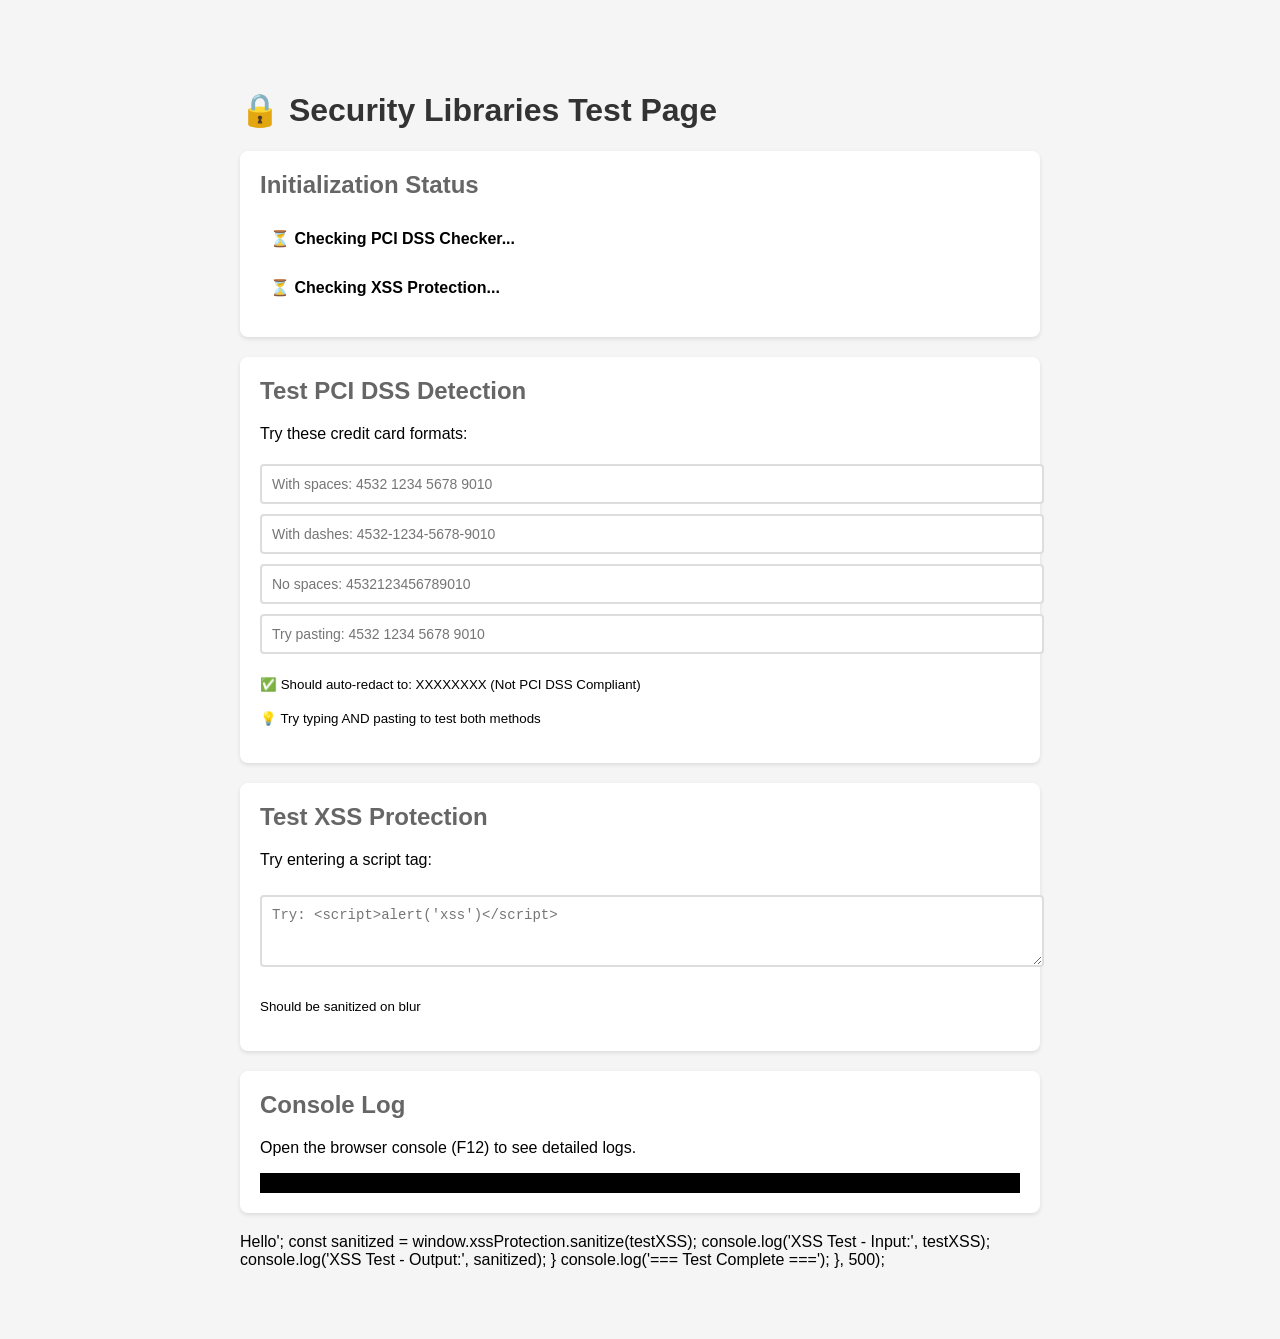
<file: Version 5/test-security.html>
<!DOCTYPE html>
<html lang="en">
<head>
    <meta charset="UTF-8">
    <meta name="viewport" content="width=device-width, initial-scale=1.0">
    <title>Security Libraries Test</title>
    <style>
        body {
            font-family: Arial, sans-serif;
            max-width: 800px;
            margin: 50px auto;
            padding: 20px;
            background: #f5f5f5;
        }
        .test-section {
            background: white;
            padding: 20px;
            margin: 20px 0;
            border-radius: 8px;
            box-shadow: 0 2px 4px rgba(0,0,0,0.1);
        }
        input, textarea {
            width: 100%;
            padding: 10px;
            margin: 10px 0;
            border: 2px solid #ddd;
            border-radius: 4px;
            font-size: 14px;
        }
        .status {
            padding: 10px;
            margin: 10px 0;
            border-radius: 4px;
            font-weight: bold;
        }
        .success {
            background: #d4edda;
            color: #155724;
        }
        .error {
            background: #f8d7da;
            color: #721c24;
        }
        h1 {
            color: #333;
        }
        h2 {
            color: #666;
            margin-top: 0;
        }
    </style>
</head>
<body>
    <h1>🔒 Security Libraries Test Page</h1>
    
    <div class="test-section">
        <h2>Initialization Status</h2>
        <div id="pci-status" class="status">⏳ Checking PCI DSS Checker...</div>
        <div id="xss-status" class="status">⏳ Checking XSS Protection...</div>
    </div>

    <div class="test-section">
        <h2>Test PCI DSS Detection</h2>
        <p><strong></strong>Try these credit card formats:</strong></p>
        <input type="text" id="pci-test1" placeholder="With spaces: 4532 1234 5678 9010" style="margin: 5px 0;">
        <input type="text" id="pci-test2" placeholder="With dashes: 4532-1234-5678-9010" style="margin: 5px 0;">
        <input type="text" id="pci-test3" placeholder="No spaces: 4532123456789010" style="margin: 5px 0;">
        <input type="text" id="pci-test4" placeholder="Try pasting: 4532 1234 5678 9010" style="margin: 5px 0;">
        <p><small>✅ Should auto-redact to: XXXXXXXX (Not PCI DSS Compliant)</small></p>
        <p><small>💡 Try typing AND pasting to test both methods</small></p>
    </div>

    <div class="test-section">
        <h2>Test XSS Protection</h2>
        <p>Try entering a script tag:</p>
        <textarea id="xss-test" rows="3" placeholder="Try: <script>alert('xss')</script>"></textarea>
        <p><small>Should be sanitized on blur</small></p>
    </div>

    <div class="test-section">
        <h2>Console Log</h2>
        <p>Open the browser console (F12) to see detailed logs.</p>
        <div id="console-log" style="background: #000; color: #0f0; padding: 10px; font-family: monospace; max-height: 200px; overflow-y: auto;"></div>
    </div>

    <!-- Load security libraries -->
    <script src="pci-dss-checker.js"></script>
    <script src="xss-protection.js"></script>

    <!-- Test script -->
    <script>
        // Capture console.log
        const originalLog = console.log;
        const consoleLogDiv = document.getElementById('console-log');
        
        console.log = function(...args) {
            originalLog.apply(console, args);
            const message = args.join(' ');
            const line = document.createElement('div');
            line.textContent = `> ${message}`;
            consoleLogDiv.appendChild(line);
            consoleLogDiv.scrollTop = consoleLogDiv.scrollHeight;
        };

        // Wait a moment for scripts to load
        setTimeout(() => {
            console.log('=== Testing Security Libraries ===');
            
            // Check PCI DSS Checker
            const pciStatus = document.getElementById('pci-status');
            if (typeof window.pciChecker !== 'undefined' && window.pciChecker) {
                pciStatus.textContent = '✅ PCI DSS Checker: LOADED';
                pciStatus.className = 'status success';
                console.log('PCI DSS Checker found:', window.pciChecker);
            } else {
                pciStatus.textContent = '❌ PCI DSS Checker: NOT LOADED';
                pciStatus.className = 'status error';
                console.log('PCI DSS Checker not found on window');
            }

            // Check XSS Protection
            const xssStatus = document.getElementById('xss-status');
            if (typeof window.xssProtection !== 'undefined' && window.xssProtection) {
                xssStatus.textContent = '✅ XSS Protection: LOADED';
                xssStatus.className = 'status success';
                console.log('XSS Protection found:', window.xssProtection);
            } else {
                xssStatus.textContent = '❌ XSS Protection: NOT LOADED';
                xssStatus.className = 'status error';
                console.log('XSS Protection not found on window');
            }

            // Test PCI DSS functionality
            if (window.pciChecker) {
                const testCard = '4532123456789010';
                const sanitized = window.pciChecker.sanitize(testCard);
                console.log('PCI Test - Input:', testCard);
                console.log('PCI Test - Output:', sanitized);
            }

            // Test XSS functionality
            if (window.xssProtection) {
                const testXSS = '<script>alert("xss")</script>Hello';
                const sanitized = window.xssProtection.sanitize(testXSS);
                console.log('XSS Test - Input:', testXSS);
                console.log('XSS Test - Output:', sanitized);
            }

            console.log('=== Test Complete ===');
        }, 500);
    </script>
</body>
</html>
</file>
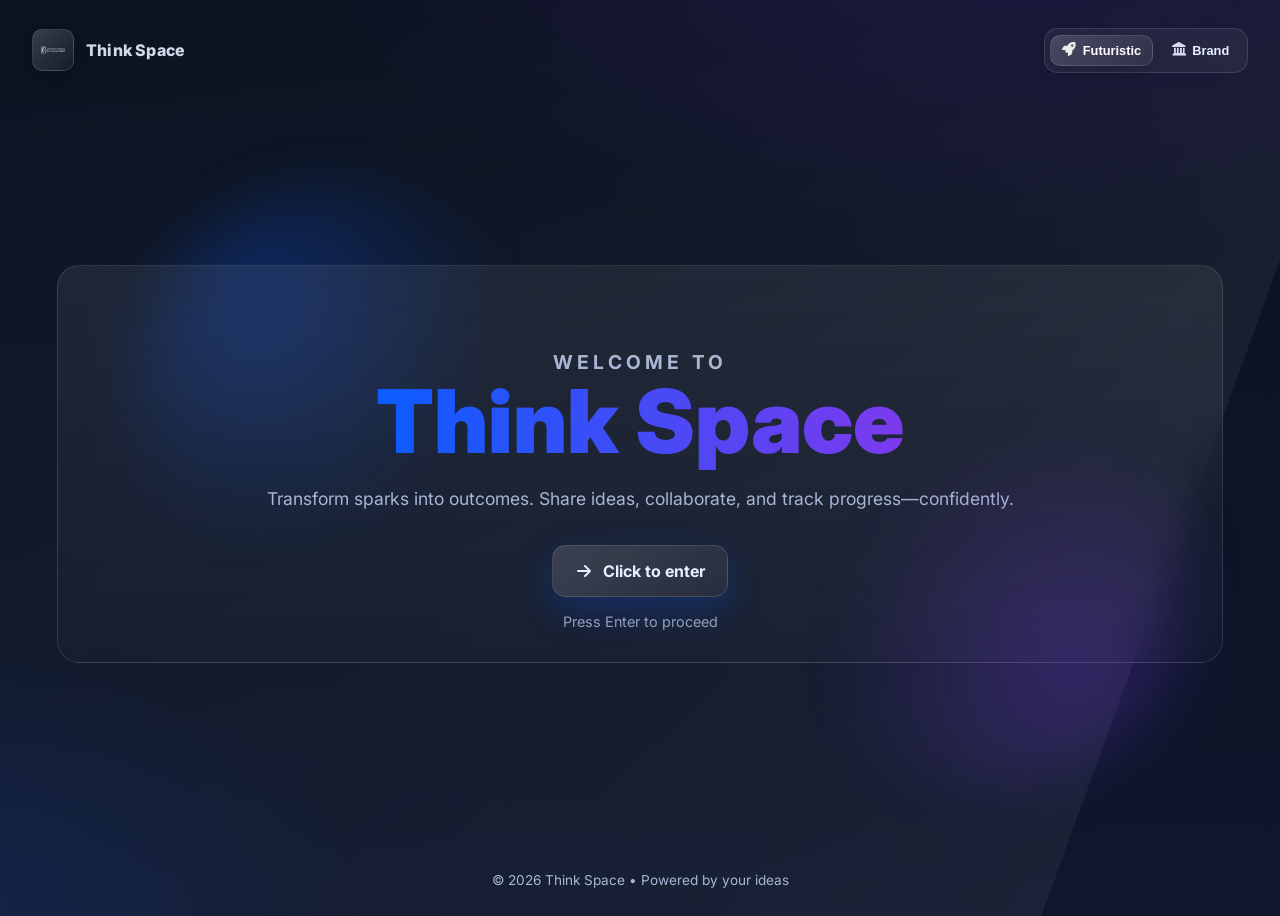
<file: Version 5/welcome.html>
<!DOCTYPE html>
<html lang="en">
<head>
  <meta charset="UTF-8" />
  <meta name="viewport" content="width=device-width, initial-scale=1" />
  <title>Welcome • Think Space</title>
  <link rel="preconnect" href="https://fonts.googleapis.com">
  <link rel="preconnect" href="https://fonts.gstatic.com" crossorigin>
  <link href="https://fonts.googleapis.com/css2?family=Inter:wght@300;400;600;700;800;900&display=swap" rel="stylesheet">
  <link rel="stylesheet" href="https://cdnjs.cloudflare.com/ajax/libs/font-awesome/6.5.0/css/all.min.css" />
  <link rel="stylesheet" href="brandStyle.css" />
  <link rel="stylesheet" href="welcome.css" />
</head>
<body class="welcome-page">
  <!-- Header -->
  <header class="welcome-header">
    <div class="logo"><img src="enbd-logo.svg" alt="Emirates NBD" style="width:24px;height:24px;opacity:.9"/></div>
    <div class="brand">Think Space</div>
    <div class="spacer"></div>
    <div class="theme-toggle" role="group" aria-label="Theme selection">
      <button type="button" class="theme-toggle-option" data-theme="futuristic" aria-pressed="false">
        <i class="fas fa-rocket"></i>
        <span>Futuristic</span>
      </button>
      <button type="button" class="theme-toggle-option" data-theme="brand" aria-pressed="false">
        <i class="fas fa-landmark"></i>
        <span>Brand</span>
      </button>
    </div>
  </header>

  <!-- Hero -->
  <main class="welcome-hero">
    <div class="frame">
      <h1 class="headline">
        <span class="welcome">Welcome to</span>
        <span class="brand-name">Think Space</span>
      </h1>
      <p class="tagline">Transform sparks into outcomes. Share ideas, collaborate, and track progress—confidently.</p>

      <a id="enter-btn" class="enter-btn" href="index.html">
        <span class="icon"><i class="fas fa-arrow-right"></i></span>
        <span>Click to enter</span>
      </a>
      <div class="hint">Press Enter to proceed</div>
    </div>
  </main>

  <footer class="welcome-footer">
    © <span id="year"></span> Think Space • Powered by your ideas
  </footer>

  <!-- Loading Animation Overlay -->
  <div id="loader-overlay" class="loader-overlay">
    <div class="loader-shell">
      <div class="loader"></div>
      <div class="loader-label">
        <span class="label-main">Think Space</span>
        <span class="label-sub">Setting the stage…</span>
      </div>
    </div>
  </div>

  <script>
    (function(){
      const THEME_KEY = 'think-space-theme';
      const root = document.documentElement;
      const body = document.body;
      const buttons = Array.from(document.querySelectorAll('.theme-toggle-option'));

      function applyTheme(theme, persist = true) {
        const normalized = theme === 'brand' ? 'brand' : 'futuristic';
        body.classList.toggle('brand-theme', normalized === 'brand');
        body.classList.toggle('futuristic-theme', normalized === 'futuristic');
        root.dataset.theme = normalized;
        root.style.setProperty('color-scheme', normalized === 'brand' ? 'light' : 'dark');
        if (persist) try { localStorage.setItem(THEME_KEY, normalized); } catch {}
        // update toggle state
        buttons.forEach(btn => {
          const isActive = btn.dataset.theme === normalized;
          btn.classList.toggle('active', isActive);
          btn.setAttribute('aria-pressed', isActive ? 'true' : 'false');
        });
      }

      // Initial theme
      let initial = 'futuristic';
      try { const stored = localStorage.getItem(THEME_KEY); if (stored) initial = stored; } catch {}
      applyTheme(initial, false);

      // Toggle listeners
      buttons.forEach(btn => btn.addEventListener('click', () => applyTheme(btn.dataset.theme)));

      // CTA + keyboard enter with loading animation
      const btn = document.getElementById('enter-btn');
      const loaderOverlay = document.getElementById('loader-overlay');
      const ANIMATION_DURATION = 2800;
      const FADE_DURATION = 500;

      function showLoadingAnimation() {
        loaderOverlay.style.display = 'flex';
        requestAnimationFrame(() => loaderOverlay.classList.add('active'));

        setTimeout(() => loaderOverlay.classList.add('fade-out'), Math.max(0, ANIMATION_DURATION - FADE_DURATION));
        setTimeout(() => {
          window.location.href = 'index.html';
        }, ANIMATION_DURATION);
      }

      const go = () => {
        btn.classList.remove('enter-anim');
        void btn.offsetWidth;
        btn.classList.add('enter-anim');
        setTimeout(showLoadingAnimation, 480);
      };

      document.addEventListener('keydown', (e) => { if (e.key === 'Enter') go(); });
      btn.addEventListener('click', (e) => { e.preventDefault(); go(); });

      // Footer year
      document.getElementById('year').textContent = new Date().getFullYear();
    })();
  </script>
</body>
</html>
</file>
<file: Version 1/styles.css>
:root {
  --bg-primary: #020617;
  --bg-secondary: rgba(4, 18, 34, 0.7);
  --card-bg: rgba(15, 28, 50, 0.75);
  --card-border: rgba(99, 102, 241, 0.35);
  --accent: #60a5fa;
  --accent-strong: #38bdf8;
  --glow: rgba(56, 189, 248, 0.35);
  --text-primary: #f8f9ff;
  --text-secondary: rgba(226, 232, 240, 0.72);
  --text-muted: rgba(148, 163, 184, 0.7);
  --shadow-soft: 0 16px 48px rgba(8, 21, 45, 0.55);
  --header-height: 96px;
  --transition-fast: 180ms ease;
  font-size: 16px;
}

* {
  box-sizing: border-box;
}

body {
  margin: 0;
  min-height: 100vh;
  font-family: "Inter", system-ui, -apple-system, BlinkMacSystemFont, "Segoe UI", sans-serif;
  color: var(--text-primary);
  background: var(--bg-primary);
  position: relative;
  overflow-x: hidden;
}

.background-gradient {
  position: fixed;
  inset: 0;
  background: radial-gradient(circle at 20% 20%, rgba(56, 189, 248, 0.18), transparent 45%),
    radial-gradient(circle at 80% 10%, rgba(99, 102, 241, 0.18), transparent 50%),
    radial-gradient(circle at 50% 80%, rgba(14, 165, 233, 0.18), transparent 40%),
    linear-gradient(135deg, #050918 0%, #0b1120 45%, #020617 100%);
  animation: gradient-flow 22s ease-in-out infinite alternate;
  z-index: -2;
}

.grid-overlay {
  position: fixed;
  inset: 0;
  background-image: linear-gradient(rgba(148, 163, 184, 0.05) 1px, transparent 1px),
    linear-gradient(90deg, rgba(148, 163, 184, 0.05) 1px, transparent 1px);
  background-size: 80px 80px;
  mix-blend-mode: lighten;
  opacity: 0.35;
  z-index: -1;
  pointer-events: none;
}

.app-header {
  display: grid;
  grid-template-columns: auto 1fr auto;
  align-items: center;
  gap: 2rem;
  padding: 1.75rem clamp(2rem, 5vw, 5.5rem) 0;
  position: sticky;
  top: 0;
  backdrop-filter: blur(14px);
  background: linear-gradient(180deg, rgba(2, 6, 23, 0.92) 60%, rgba(2, 6, 23, 0));
  z-index: 10;
}

.brand {
  display: flex;
  align-items: center;
  gap: 1rem;
}

.brand-beacon {
  width: 42px;
  height: 42px;
  border-radius: 14px;
  background: linear-gradient(135deg, rgba(56, 189, 248, 0.8), rgba(99, 102, 241, 0.8));
  box-shadow: 0 0 22px var(--glow);
  position: relative;
}

.brand-beacon::after {
  content: "";
  position: absolute;
  inset: 8px;
  border-radius: 10px;
  background: rgba(2, 6, 23, 0.55);
}

.brand-title {
  font-family: "Space Grotesk", sans-serif;
  font-size: 1.4rem;
  letter-spacing: 0.08em;
  text-transform: uppercase;
  display: block;
}

.brand-subtitle {
  color: var(--text-muted);
  font-size: 0.85rem;
  letter-spacing: 0.05em;
}

.nav-tabs {
  display: flex;
  justify-content: center;
  gap: 0.5rem;
  background: rgba(15, 23, 42, 0.55);
  padding: 0.35rem;
  border-radius: 999px;
  border: 1px solid rgba(148, 163, 184, 0.15);
  backdrop-filter: blur(16px);
}

.tab-button {
  border: 0;
  background: transparent;
  color: var(--text-secondary);
  font-weight: 500;
  padding: 0.65rem 1.5rem;
  border-radius: 999px;
  cursor: pointer;
  transition: background var(--transition-fast), color var(--transition-fast), transform var(--transition-fast);
}

.tab-button:hover {
  color: var(--text-primary);
}

.tab-button.is-active {
  background: linear-gradient(135deg, rgba(56, 189, 248, 0.22), rgba(99, 102, 241, 0.22));
  color: var(--text-primary);
  box-shadow: 0 8px 30px rgba(59, 130, 246, 0.22);
}

.session-actions {
  display: flex;
  gap: 0.75rem;
}

.pill-button {
  border: 1px solid rgba(99, 102, 241, 0.4);
  background: linear-gradient(135deg, rgba(56, 189, 248, 0.15), rgba(99, 102, 241, 0.35));
  color: var(--text-primary);
  padding: 0.65rem 1.5rem;
  border-radius: 999px;
  font-weight: 600;
  cursor: pointer;
  transition: transform var(--transition-fast), box-shadow var(--transition-fast), background var(--transition-fast);
  box-shadow: 0 12px 30px rgba(30, 64, 175, 0.25);
}

.pill-button:hover {
  transform: translateY(-2px);
  box-shadow: 0 18px 40px rgba(30, 64, 175, 0.35);
}

.pill-button.ghost {
  background: rgba(148, 163, 184, 0.18);
  border-color: rgba(148, 163, 184, 0.2);
  box-shadow: none;
}

main {
  padding: clamp(2rem, 5vw, 5.5rem);
  padding-top: 2rem;
}

.view {
  display: none;
  animation: fade-in 260ms ease;
}

.view.is-active {
  display: block;
}

.hero {
  display: grid;
  grid-template-columns: minmax(0, 1.15fr) minmax(0, 0.85fr);
  gap: clamp(2rem, 6vw, 4.5rem);
  align-items: center;
}

.hero-content {
  display: grid;
  gap: 1.5rem;
}

.hero-kicker {
  text-transform: uppercase;
  letter-spacing: 0.18em;
  font-size: 0.8rem;
  color: var(--text-muted);
}

h1 {
  font-family: "Space Grotesk", sans-serif;
  font-size: clamp(2.6rem, 4.2vw, 3.8rem);
  line-height: 1.1;
  margin: 0;
}

.hero-text {
  font-size: 1.05rem;
  color: var(--text-secondary);
  max-width: 70ch;
}

.hero-actions {
  display: flex;
  gap: 1rem;
  flex-wrap: wrap;
}

.hero-stats {
  display: grid;
  grid-template-columns: repeat(3, minmax(0, 1fr));
  gap: 1rem;
  margin: 0;
}

.hero-stats dt {
  font-size: 2.2rem;
  font-family: "Space Grotesk", sans-serif;
  font-weight: 600;
}

.hero-stats dd {
  margin: 0;
  color: var(--text-muted);
  font-size: 0.9rem;
}

.hero-visual {
  position: relative;
  display: grid;
  gap: 1.75rem;
}

.orbital-frame {
  position: relative;
  border-radius: 32px;
  border: 1px solid rgba(56, 189, 248, 0.25);
  padding: 4rem;
  background: rgba(15, 23, 42, 0.45);
  box-shadow: var(--shadow-soft);
  overflow: hidden;
}

.pulse {
  position: absolute;
  inset: 10%;
  border: 1px solid rgba(56, 189, 248, 0.35);
  border-radius: 32px;
  animation: pulse-wave 6s ease-in-out infinite;
}

.pulse.delayed {
  animation-delay: 1.5s;
}

.node-grid {
  display: grid;
  grid-template-columns: repeat(3, 1fr);
  gap: 2rem;
  position: relative;
  z-index: 1;
}

.node {
  width: 32px;
  height: 32px;
  border-radius: 12px;
  border: 1px solid rgba(56, 189, 248, 0.45);
  box-shadow: 0 0 17px rgba(56, 189, 248, 0.4);
  margin: auto;
  position: relative;
}

.node::after {
  content: "";
  position: absolute;
  inset: 6px;
  border-radius: 8px;
  background: rgba(56, 189, 248, 0.45);
}

.hero-card {
  background: linear-gradient(135deg, rgba(15, 23, 42, 0.65), rgba(30, 58, 138, 0.45));
  border-radius: 24px;
  padding: 1.75rem;
  border: 1px solid rgba(56, 189, 248, 0.25);
  box-shadow: var(--shadow-soft);
}

.hero-card h2 {
  margin-top: 0;
  font-family: "Space Grotesk", sans-serif;
}

.hero-card ul {
  list-style: none;
  margin: 1rem 0 0;
  padding: 0;
  display: grid;
  gap: 0.6rem;
  color: var(--text-secondary);
}

.insights {
  margin-top: clamp(3rem, 7vw, 5rem);
}

.insights h2 {
  font-family: "Space Grotesk", sans-serif;
  font-size: clamp(1.8rem, 3vw, 2.4rem);
  margin-bottom: 1.5rem;
}

.insight-grid {
  display: grid;
  grid-template-columns: repeat(3, minmax(0, 1fr));
  gap: 1.75rem;
}

.insight-grid article {
  padding: 1.5rem;
  border-radius: 18px;
  border: 1px solid rgba(99, 102, 241, 0.22);
  background: rgba(15, 23, 42, 0.55);
  backdrop-filter: blur(16px);
  box-shadow: var(--shadow-soft);
  transition: transform var(--transition-fast), border-color var(--transition-fast);
}

.insight-grid article:hover {
  transform: translateY(-6px);
  border-color: rgba(125, 211, 252, 0.42);
}

.view-header {
  display: flex;
  justify-content: space-between;
  align-items: flex-start;
  gap: 2rem;
  margin-bottom: 2rem;
}

.view-kicker {
  text-transform: uppercase;
  letter-spacing: 0.16em;
  font-size: 0.78rem;
  color: var(--text-muted);
}

.view-header h2 {
  font-family: "Space Grotesk", sans-serif;
  font-size: clamp(2rem, 3.6vw, 3rem);
  margin: 0 0 0.75rem;
}

.view-header p {
  color: var(--text-secondary);
  max-width: 60ch;
}

.view-meta {
  display: flex;
  flex-wrap: wrap;
  gap: 0.75rem;
}

.badge {
  display: inline-flex;
  align-items: center;
  gap: 0.4rem;
  padding: 0.45rem 0.9rem;
  border-radius: 999px;
  border: 1px solid rgba(148, 163, 184, 0.3);
  background: rgba(15, 23, 42, 0.55);
  font-size: 0.82rem;
  color: var(--text-secondary);
  backdrop-filter: blur(10px);
}

.badge.muted {
  color: var(--text-muted);
}

.idea-form {
  display: grid;
  gap: 1.5rem;
  grid-template-columns: repeat(2, minmax(0, 1fr));
  background: rgba(15, 23, 42, 0.55);
  border-radius: 26px;
  padding: clamp(1.75rem, 3vw, 2.4rem);
  border: 1px solid rgba(56, 189, 248, 0.18);
  box-shadow: var(--shadow-soft);
}

.form-group {
  display: flex;
  flex-direction: column;
  gap: 0.6rem;
}

.form-group.full {
  grid-column: 1 / -1;
}

.form-group label {
  font-weight: 500;
  color: var(--text-secondary);
}

input,
select,
textarea {
  background: rgba(2, 6, 23, 0.45);
  border: 1px solid rgba(148, 163, 184, 0.25);
  color: var(--text-primary);
  border-radius: 14px;
  padding: 0.85rem 1rem;
  font-size: 1rem;
  font-family: inherit;
  transition: border var(--transition-fast), box-shadow var(--transition-fast), background var(--transition-fast);
}

input:focus,
select:focus,
textarea:focus {
  outline: none;
  border-color: rgba(56, 189, 248, 0.65);
  box-shadow: 0 0 0 3px rgba(56, 189, 248, 0.25);
}

textarea {
  resize: vertical;
}

input[type="range"] {
  -webkit-appearance: none;
  height: 6px;
  background: linear-gradient(90deg, rgba(56, 189, 248, 0.65), rgba(99, 102, 241, 0.65));
  border-radius: 999px;
  cursor: pointer;
  border: none;
  padding: 0;
}

input[type="range"]::-webkit-slider-thumb {
  -webkit-appearance: none;
  width: 18px;
  height: 18px;
  border-radius: 50%;
  background: #ffffff;
  border: 2px solid rgba(56, 189, 248, 0.85);
  box-shadow: 0 3px 12px rgba(56, 189, 248, 0.4);
}

input[type="range"]::-moz-range-thumb {
  width: 18px;
  height: 18px;
  border-radius: 50%;
  background: #ffffff;
  border: 2px solid rgba(56, 189, 248, 0.85);
  box-shadow: 0 3px 12px rgba(56, 189, 248, 0.4);
}

.confidence-output {
  display: flex;
  justify-content: space-between;
  align-items: center;
  color: var(--text-secondary);
  font-size: 0.9rem;
}

.confidence-output strong {
  font-size: 1.25rem;
  color: var(--accent-strong);
}

.form-group.attachment input {
  font-family: "Space Grotesk", sans-serif;
  letter-spacing: 0.02em;
}

.form-footer {
  grid-column: 1 / -1;
  display: flex;
  align-items: center;
  justify-content: space-between;
  flex-wrap: wrap;
  gap: 1rem;
}

.switch {
  position: relative;
  display: inline-flex;
  align-items: center;
  gap: 0.75rem;
  font-size: 0.92rem;
  color: var(--text-secondary);
}

.switch input {
  width: 0;
  height: 0;
  opacity: 0;
  position: absolute;
}

.slider {
  width: 46px;
  height: 26px;
  border-radius: 999px;
  background: rgba(148, 163, 184, 0.3);
  position: relative;
  transition: background var(--transition-fast);
}

.slider::after {
  content: "";
  position: absolute;
  top: 4px;
  left: 4px;
  width: 18px;
  height: 18px;
  background: #fff;
  border-radius: 50%;
  transition: transform var(--transition-fast);
  box-shadow: 0 3px 8px rgba(15, 23, 42, 0.4);
}

.switch input:checked + .slider {
  background: rgba(56, 189, 248, 0.4);
}

.switch input:checked + .slider::after {
  transform: translateX(20px);
}

.preview {
  margin-top: 2.5rem;
}

.preview header {
  display: flex;
  justify-content: space-between;
  align-items: baseline;
  flex-wrap: wrap;
  gap: 1rem;
}

.preview-card {
  margin-top: 1.5rem;
  padding: 1.75rem;
  border-radius: 24px;
  background: linear-gradient(135deg, rgba(30, 64, 175, 0.42), rgba(37, 99, 235, 0.18));
  border: 1px solid rgba(56, 189, 248, 0.35);
  backdrop-filter: blur(10px);
  box-shadow: var(--shadow-soft);
  display: grid;
  gap: 1.25rem;
}

.preview-card h4 {
  margin: 0;
  font-family: "Space Grotesk", sans-serif;
}

.preview-attributes {
  display: grid;
  grid-template-columns: repeat(3, minmax(0, 1fr));
  gap: 1rem;
  margin: 0;
}

.preview-attributes dt {
  font-size: 0.8rem;
  text-transform: uppercase;
  letter-spacing: 0.1em;
  color: var(--text-muted);
}

.preview-attributes dd {
  margin: 0.2rem 0 0;
}

.preview-tags {
  display: flex;
  flex-wrap: wrap;
  gap: 0.5rem;
}

.preview-tags span {
  padding: 0.35rem 0.75rem;
  border-radius: 999px;
  background: rgba(255, 255, 255, 0.14);
  color: var(--text-primary);
  font-size: 0.82rem;
  letter-spacing: 0.05em;
}

.track-tools {
  display: flex;
  flex-wrap: wrap;
  gap: 1rem;
}

.filter {
  display: grid;
  gap: 0.5rem;
  font-size: 0.88rem;
  color: var(--text-secondary);
}

.pipeline {
  margin-bottom: 2rem;
}

.pipeline-track {
  display: grid;
  grid-template-columns: repeat(4, minmax(0, 1fr));
  gap: 1rem;
  background: rgba(15, 23, 42, 0.55);
  padding: 1.2rem;
  border-radius: 18px;
  border: 1px solid rgba(99, 102, 241, 0.25);
}

.stage {
  display: flex;
  align-items: center;
  gap: 0.75rem;
  color: var(--text-secondary);
}

.stage .dot {
  width: 12px;
  height: 12px;
  border-radius: 999px;
  background: linear-gradient(135deg, rgba(56, 189, 248, 0.9), rgba(99, 102, 241, 0.9));
  box-shadow: 0 0 12px rgba(56, 189, 248, 0.5);
}

.idea-board {
  display: grid;
  gap: 1.5rem;
}

.idea-card {
  border-radius: 22px;
  padding: 1.75rem;
  background: rgba(15, 23, 42, 0.55);
  border: 1px solid rgba(56, 189, 248, 0.22);
  backdrop-filter: blur(18px);
  box-shadow: var(--shadow-soft);
  display: grid;
  gap: 1.25rem;
  transition: transform var(--transition-fast), border-color var(--transition-fast);
}

.idea-card:hover {
  transform: translateY(-4px);
  border-color: rgba(56, 189, 248, 0.42);
}

.idea-card header {
  display: flex;
  justify-content: space-between;
  gap: 1.5rem;
  align-items: flex-start;
}

.idea-title {
  margin: 0;
  font-family: "Space Grotesk", sans-serif;
  font-size: 1.4rem;
}

.idea-meta {
  margin: 0.4rem 0 0;
  color: var(--text-muted);
  font-size: 0.9rem;
}

.status-chip {
  border-radius: 999px;
  padding: 0.5rem 1rem;
  background: rgba(56, 189, 248, 0.18);
  border: 1px solid rgba(56, 189, 248, 0.4);
  text-transform: uppercase;
  font-size: 0.75rem;
  letter-spacing: 0.12em;
  align-self: center;
}

.idea-summary {
  margin: 0;
  color: var(--text-secondary);
  font-size: 1rem;
  line-height: 1.6;
}

.idea-attributes {
  display: grid;
  grid-template-columns: repeat(3, minmax(0, 1fr));
  gap: 1rem;
  margin: 0;
}

.idea-attributes dt {
  font-size: 0.8rem;
  text-transform: uppercase;
  letter-spacing: 0.12em;
  color: var(--text-muted);
}

.idea-attributes dd {
  margin: 0.3rem 0 0;
  color: var(--text-secondary);
}

.idea-tags {
  display: flex;
  flex-wrap: wrap;
  gap: 0.5rem;
}

.idea-tags span {
  padding: 0.4rem 0.75rem;
  border-radius: 999px;
  border: 1px solid rgba(148, 163, 184, 0.3);
  background: rgba(255, 255, 255, 0.06);
  font-size: 0.78rem;
}

.idea-card footer {
  display: flex;
  flex-wrap: wrap;
  justify-content: space-between;
  align-items: center;
  gap: 1rem;
  color: var(--text-muted);
}

.ghost-link {
  background: transparent;
  border: none;
  color: var(--accent);
  font-size: 0.9rem;
  font-weight: 500;
  cursor: pointer;
  padding: 0;
  display: inline-flex;
  align-items: center;
  gap: 0.35rem;
}

.ghost-link:hover {
  color: var(--accent-strong);
}

.app-footer {
  margin: 4rem clamp(2rem, 5vw, 5.5rem) 3rem;
  padding: 1.5rem 2rem;
  border-radius: 22px;
  background: rgba(15, 23, 42, 0.55);
  border: 1px solid rgba(56, 189, 248, 0.22);
  display: flex;
  justify-content: space-between;
  align-items: center;
  gap: 1.5rem;
  color: var(--text-secondary);
  backdrop-filter: blur(12px);
}

@keyframes gradient-flow {
  from {
    filter: hue-rotate(0deg);
  }
  to {
    filter: hue-rotate(25deg);
  }
}

@keyframes pulse-wave {
  0%,
  100% {
    transform: scale(1);
    opacity: 0.8;
  }
  50% {
    transform: scale(1.05);
    opacity: 0.4;
  }
}

@keyframes fade-in {
  from {
    opacity: 0;
    transform: translateY(12px);
  }
  to {
    opacity: 1;
    transform: translateY(0);
  }
}

@media (max-width: 1200px) {
  .app-header {
    grid-template-columns: 1fr;
    justify-items: center;
    text-align: center;
    gap: 1.25rem;
  }

  .session-actions {
    display: none;
  }

  .hero {
    grid-template-columns: 1fr;
    text-align: center;
  }

  .hero-content {
    align-items: center;
  }

  .hero-stats {
    grid-template-columns: repeat(3, minmax(0, 1fr));
  }

  .hero-actions {
    justify-content: center;
  }
}

@media (max-width: 900px) {
  main {
    padding: clamp(1.5rem, 5vw, 3.5rem);
  }

  .insight-grid,
  .preview-attributes,
  .idea-attributes {
    grid-template-columns: repeat(2, minmax(0, 1fr));
  }

  .idea-form {
    grid-template-columns: 1fr;
  }

  .form-footer {
    flex-direction: column;
    align-items: stretch;
  }
}

@media (max-width: 700px) {
  .nav-tabs {
    width: 100%;
    overflow-x: auto;
  }

  .hero-stats,
  .insight-grid,
  .preview-attributes,
  .idea-attributes,
  .pipeline-track {
    grid-template-columns: 1fr;
  }

  .idea-card header,
  .app-footer {
    flex-direction: column;
    align-items: flex-start;
  }

  .app-footer {
    text-align: left;
  }
}
</file>
<file: Version 2/styles.css>
:root {
  --bg-primary: #020617;
  --bg-secondary: rgba(4, 18, 34, 0.7);
  --card-bg: rgba(15, 28, 50, 0.75);
  --card-border: rgba(99, 102, 241, 0.35);
  --accent: #60a5fa;
  --accent-strong: #38bdf8;
  --glow: rgba(56, 189, 248, 0.35);
  --text-primary: #f8f9ff;
  --text-secondary: rgba(226, 232, 240, 0.72);
  --text-muted: rgba(148, 163, 184, 0.7);
  --shadow-soft: 0 16px 48px rgba(8, 21, 45, 0.55);
  --header-height: 96px;
  --transition-fast: 180ms ease;
  --status-under: rgba(56, 189, 248, 0.24);
  --status-progress: rgba(99, 102, 241, 0.24);
  --status-pilot: rgba(249, 115, 22, 0.24);
  --status-released: rgba(34, 197, 94, 0.24);
  --status-rejected: rgba(239, 68, 68, 0.24);
  --toast-bg: rgba(15, 23, 42, 0.9);
  --toast-success: rgba(34, 197, 94, 0.85);
  --toast-error: rgba(248, 113, 113, 0.85);
  font-size: 16px;
}

* {
  box-sizing: border-box;
}

body {
  margin: 0;
  min-height: 100vh;
  font-family: "Inter", system-ui, -apple-system, BlinkMacSystemFont, "Segoe UI", sans-serif;
  color: var(--text-primary);
  background: var(--bg-primary);
  position: relative;
  overflow-x: hidden;
}

.background-gradient {
  position: fixed;
  inset: 0;
  background: radial-gradient(circle at 20% 20%, rgba(56, 189, 248, 0.18), transparent 45%),
    radial-gradient(circle at 80% 10%, rgba(99, 102, 241, 0.18), transparent 50%),
    radial-gradient(circle at 50% 80%, rgba(14, 165, 233, 0.18), transparent 40%),
    linear-gradient(135deg, #050918 0%, #0b1120 45%, #020617 100%);
  animation: gradient-flow 22s ease-in-out infinite alternate;
  z-index: -2;
}

.grid-overlay {
  position: fixed;
  inset: 0;
  background-image: linear-gradient(rgba(148, 163, 184, 0.05) 1px, transparent 1px),
    linear-gradient(90deg, rgba(148, 163, 184, 0.05) 1px, transparent 1px);
  background-size: 80px 80px;
  mix-blend-mode: lighten;
  opacity: 0.35;
  z-index: -1;
  pointer-events: none;
}

.app-header {
  display: grid;
  grid-template-columns: auto 1fr auto;
  align-items: center;
  gap: 2rem;
  padding: 1.75rem clamp(2rem, 5vw, 5.5rem) 0;
  position: sticky;
  top: 0;
  backdrop-filter: blur(14px);
  background: linear-gradient(180deg, rgba(2, 6, 23, 0.92) 60%, rgba(2, 6, 23, 0));
  z-index: 10;
}

.brand {
  display: flex;
  align-items: center;
  gap: 1rem;
}

.brand-beacon {
  width: 42px;
  height: 42px;
  border-radius: 14px;
  background: linear-gradient(135deg, rgba(56, 189, 248, 0.8), rgba(99, 102, 241, 0.8));
  box-shadow: 0 0 22px var(--glow);
  position: relative;
}

.brand-beacon::after {
  content: "";
  position: absolute;
  inset: 8px;
  border-radius: 10px;
  background: rgba(2, 6, 23, 0.55);
}

.brand-title {
  font-family: "Space Grotesk", sans-serif;
  font-size: 1.4rem;
  letter-spacing: 0.08em;
  text-transform: uppercase;
  display: block;
}

.brand-subtitle {
  color: var(--text-muted);
  font-size: 0.85rem;
  letter-spacing: 0.05em;
}

.nav-tabs {
  display: flex;
  justify-content: center;
  gap: 0.5rem;
  background: rgba(15, 23, 42, 0.55);
  padding: 0.35rem;
  border-radius: 999px;
  border: 1px solid rgba(148, 163, 184, 0.15);
  backdrop-filter: blur(16px);
}

.tab-button {
  border: 0;
  background: transparent;
  color: var(--text-secondary);
  font-weight: 500;
  padding: 0.65rem 1.5rem;
  border-radius: 999px;
  cursor: pointer;
  transition: background var(--transition-fast), color var(--transition-fast), transform var(--transition-fast);
}

.tab-button:hover {
  color: var(--text-primary);
}

.tab-button.is-active {
  background: linear-gradient(135deg, rgba(56, 189, 248, 0.22), rgba(99, 102, 241, 0.22));
  color: var(--text-primary);
  box-shadow: 0 8px 30px rgba(59, 130, 246, 0.22);
}

.session-actions {
  display: flex;
  gap: 0.75rem;
}

.pill-button {
  display: inline-flex;
  align-items: center;
  justify-content: center;
  gap: 0.35rem;
  border: 1px solid rgba(99, 102, 241, 0.4);
  background: linear-gradient(135deg, rgba(56, 189, 248, 0.15), rgba(99, 102, 241, 0.35));
  color: var(--text-primary);
  padding: 0.65rem 1.5rem;
  border-radius: 999px;
  font-weight: 600;
  cursor: pointer;
  transition: transform var(--transition-fast), box-shadow var(--transition-fast), background var(--transition-fast);
  box-shadow: 0 12px 30px rgba(30, 64, 175, 0.25);
  text-decoration: none;
}

.pill-button:hover {
  transform: translateY(-2px);
  box-shadow: 0 18px 40px rgba(30, 64, 175, 0.35);
}

.pill-button:focus-visible {
  outline: 3px solid rgba(99, 102, 241, 0.55);
  outline-offset: 3px;
}

.pill-button.ghost {
  background: rgba(148, 163, 184, 0.18);
  border-color: rgba(148, 163, 184, 0.2);
  box-shadow: none;
}

.pill-button[disabled],
.pill-button:disabled {
  opacity: 0.55;
  cursor: progress;
  pointer-events: none;
}

main {
  padding: clamp(2rem, 5vw, 5.5rem);
  padding-top: 2rem;
}

.view {
  display: none;
  animation: fade-in 260ms ease;
}

.view.is-active {
  display: block;
}

.hero {
  display: grid;
  grid-template-columns: minmax(0, 1.15fr) minmax(0, 0.85fr);
  gap: clamp(2rem, 6vw, 4.5rem);
  align-items: center;
}

.hero-content {
  display: grid;
  gap: 1.5rem;
}

.hero-kicker {
  text-transform: uppercase;
  letter-spacing: 0.18em;
  font-size: 0.8rem;
  color: var(--text-muted);
}

h1 {
  font-family: "Space Grotesk", sans-serif;
  font-size: clamp(2.6rem, 4.2vw, 3.8rem);
  line-height: 1.1;
  margin: 0;
}

.hero-text {
  font-size: 1.05rem;
  color: var(--text-secondary);
  max-width: 70ch;
}

.hero-actions {
  display: flex;
  gap: 1rem;
  flex-wrap: wrap;
}

.hero-stats {
  display: grid;
  grid-template-columns: repeat(3, minmax(0, 1fr));
  gap: 1rem;
  margin: 0;
}

.hero-stats dt {
  font-size: 2.2rem;
  font-family: "Space Grotesk", sans-serif;
  font-weight: 600;
}

.hero-stats dd {
  margin: 0;
  color: var(--text-muted);
  font-size: 0.9rem;
}

.hero-visual {
  position: relative;
  display: grid;
  gap: 1.75rem;
}

.orbital-frame {
  position: relative;
  border-radius: 32px;
  border: 1px solid rgba(56, 189, 248, 0.25);
  padding: 4rem;
  background: rgba(15, 23, 42, 0.45);
  box-shadow: var(--shadow-soft);
  overflow: hidden;
}

.pulse {
  position: absolute;
  inset: 10%;
  border: 1px solid rgba(56, 189, 248, 0.35);
  border-radius: 32px;
  animation: pulse-wave 6s ease-in-out infinite;
}

.pulse.delayed {
  animation-delay: 1.5s;
}

.node-grid {
  display: grid;
  grid-template-columns: repeat(3, 1fr);
  gap: 2rem;
  position: relative;
  z-index: 1;
}

.node {
  width: 32px;
  height: 32px;
  border-radius: 12px;
  border: 1px solid rgba(56, 189, 248, 0.45);
  box-shadow: 0 0 17px rgba(56, 189, 248, 0.4);
  margin: auto;
  position: relative;
}

.node::after {
  content: "";
  position: absolute;
  inset: 6px;
  border-radius: 8px;
  background: rgba(56, 189, 248, 0.45);
}

.hero-card {
  background: linear-gradient(135deg, rgba(15, 23, 42, 0.65), rgba(30, 58, 138, 0.45));
  border-radius: 24px;
  padding: 1.75rem;
  border: 1px solid rgba(56, 189, 248, 0.25);
  box-shadow: var(--shadow-soft);
}

.hero-card h2 {
  margin-top: 0;
  font-family: "Space Grotesk", sans-serif;
}

.hero-card ul {
  list-style: none;
  margin: 1rem 0 0;
  padding: 0;
  display: grid;
  gap: 0.6rem;
  color: var(--text-secondary);
}

.insights {
  margin-top: clamp(3rem, 7vw, 5rem);
}

.insights h2 {
  font-family: "Space Grotesk", sans-serif;
  font-size: clamp(1.8rem, 3vw, 2.4rem);
  margin-bottom: 1.5rem;
}

.insight-grid {
  display: grid;
  grid-template-columns: repeat(3, minmax(0, 1fr));
  gap: 1.75rem;
}

.insight-grid article {
  padding: 1.5rem;
  border-radius: 18px;
  border: 1px solid rgba(99, 102, 241, 0.22);
  background: rgba(15, 23, 42, 0.55);
  backdrop-filter: blur(16px);
  box-shadow: var(--shadow-soft);
  transition: transform var(--transition-fast), border-color var(--transition-fast);
}

.insight-grid article:hover {
  transform: translateY(-6px);
  border-color: rgba(125, 211, 252, 0.42);
}

.view-header {
  display: flex;
  justify-content: space-between;
  align-items: flex-start;
  gap: 2rem;
  margin-bottom: 2rem;
}

.view-kicker {
  text-transform: uppercase;
  letter-spacing: 0.16em;
  font-size: 0.78rem;
  color: var(--text-muted);
}

.view-header h2 {
  font-family: "Space Grotesk", sans-serif;
  font-size: clamp(2rem, 3.6vw, 3rem);
  margin: 0 0 0.75rem;
}

.view-header p {
  color: var(--text-secondary);
  max-width: 60ch;
}

.view-meta {
  display: flex;
  flex-wrap: wrap;
  gap: 0.75rem;
}

.badge {
  display: inline-flex;
  align-items: center;
  gap: 0.4rem;
  padding: 0.45rem 0.9rem;
  border-radius: 999px;
  border: 1px solid rgba(148, 163, 184, 0.3);
  background: rgba(15, 23, 42, 0.55);
  font-size: 0.82rem;
  color: var(--text-secondary);
  backdrop-filter: blur(10px);
}

.badge.muted {
  color: var(--text-muted);
}

.idea-form {
  display: grid;
  gap: 1.5rem;
  grid-template-columns: repeat(2, minmax(0, 1fr));
  background: rgba(15, 23, 42, 0.55);
  border-radius: 26px;
  padding: clamp(1.75rem, 3vw, 2.4rem);
  border: 1px solid rgba(56, 189, 248, 0.18);
  box-shadow: var(--shadow-soft);
}

.form-group {
  display: flex;
  flex-direction: column;
  gap: 0.6rem;
}

.form-group.full {
  grid-column: 1 / -1;
}

.form-group label {
  font-weight: 500;
  color: var(--text-secondary);
}

input,
select,
textarea {
  background: rgba(2, 6, 23, 0.45);
  border: 1px solid rgba(148, 163, 184, 0.25);
  color: var(--text-primary);
  border-radius: 14px;
  padding: 0.85rem 1rem;
  font-size: 1rem;
  font-family: inherit;
  transition: border var(--transition-fast), box-shadow var(--transition-fast), background var(--transition-fast);
}

input:focus,
select:focus,
textarea:focus {
  outline: none;
  border-color: rgba(56, 189, 248, 0.65);
  box-shadow: 0 0 0 3px rgba(56, 189, 248, 0.25);
}

textarea {
  resize: vertical;
}

input[type="range"] {
  -webkit-appearance: none;
  height: 6px;
  background: linear-gradient(90deg, rgba(56, 189, 248, 0.65), rgba(99, 102, 241, 0.65));
  border-radius: 999px;
  cursor: pointer;
  border: none;
  padding: 0;
}

input[type="range"]::-webkit-slider-thumb {
  -webkit-appearance: none;
  width: 18px;
  height: 18px;
  border-radius: 50%;
  background: #ffffff;
  border: 2px solid rgba(56, 189, 248, 0.85);
  box-shadow: 0 3px 12px rgba(56, 189, 248, 0.4);
}

input[type="range"]::-moz-range-thumb {
  width: 18px;
  height: 18px;
  border-radius: 50%;
  background: #ffffff;
  border: 2px solid rgba(56, 189, 248, 0.85);
  box-shadow: 0 3px 12px rgba(56, 189, 248, 0.4);
}

.confidence-output {
  display: flex;
  justify-content: space-between;
  align-items: center;
  color: var(--text-secondary);
  font-size: 0.9rem;
}

.confidence-output strong {
  font-size: 1.25rem;
  color: var(--accent-strong);
}

.form-group.attachment input {
  font-family: "Space Grotesk", sans-serif;
  letter-spacing: 0.02em;
}

.form-footer {
  grid-column: 1 / -1;
  display: flex;
  align-items: center;
  justify-content: space-between;
  flex-wrap: wrap;
  gap: 1rem;
}

.switch {
  position: relative;
  display: inline-flex;
  align-items: center;
  gap: 0.75rem;
  font-size: 0.92rem;
  color: var(--text-secondary);
}

.switch input {
  width: 0;
  height: 0;
  opacity: 0;
  position: absolute;
}

.slider {
  width: 46px;
  height: 26px;
  border-radius: 999px;
  background: rgba(148, 163, 184, 0.3);
  position: relative;
  transition: background var(--transition-fast);
}

.slider::after {
  content: "";
  position: absolute;
  top: 4px;
  left: 4px;
  width: 18px;
  height: 18px;
  background: #fff;
  border-radius: 50%;
  transition: transform var(--transition-fast);
  box-shadow: 0 3px 8px rgba(15, 23, 42, 0.4);
}

.switch input:checked + .slider {
  background: rgba(56, 189, 248, 0.4);
}

.switch input:checked + .slider::after {
  transform: translateX(20px);
}

.preview {
  margin-top: 2.5rem;
}

.preview header {
  display: flex;
  justify-content: space-between;
  align-items: baseline;
  flex-wrap: wrap;
  gap: 1rem;
}

.preview-card {
  margin-top: 1.5rem;
  padding: 1.75rem;
  border-radius: 24px;
  background: linear-gradient(135deg, rgba(30, 64, 175, 0.42), rgba(37, 99, 235, 0.18));
  border: 1px solid rgba(56, 189, 248, 0.35);
  backdrop-filter: blur(10px);
  box-shadow: var(--shadow-soft);
  display: grid;
  gap: 1.25rem;
}

.preview-card h4 {
  margin: 0;
  font-family: "Space Grotesk", sans-serif;
}

.preview-attributes {
  display: grid;
  grid-template-columns: repeat(3, minmax(0, 1fr));
  gap: 1rem;
  margin: 0;
}

.preview-attributes dt {
  font-size: 0.8rem;
  text-transform: uppercase;
  letter-spacing: 0.1em;
  color: var(--text-muted);
}

.preview-attributes dd {
  margin: 0.2rem 0 0;
}

.preview-tags {
  display: flex;
  flex-wrap: wrap;
  gap: 0.5rem;
}

.preview-tags span {
  padding: 0.35rem 0.75rem;
  border-radius: 999px;
  background: rgba(255, 255, 255, 0.14);
  color: var(--text-primary);
  font-size: 0.82rem;
  letter-spacing: 0.05em;
}

.track-tools {
  display: flex;
  flex-wrap: wrap;
  gap: 1rem;
}

.filter {
  display: grid;
  gap: 0.5rem;
  font-size: 0.88rem;
  color: var(--text-secondary);
}

.pipeline {
  margin-bottom: 2rem;
}

.pipeline-track {
  display: grid;
  grid-template-columns: repeat(4, minmax(0, 1fr));
  gap: 1rem;
  background: rgba(15, 23, 42, 0.55);
  padding: 1.2rem;
  border-radius: 18px;
  border: 1px solid rgba(99, 102, 241, 0.25);
}

.stage {
  display: flex;
  align-items: center;
  gap: 0.75rem;
  color: var(--text-secondary);
}

.stage .dot {
  width: 12px;
  height: 12px;
  border-radius: 999px;
  background: linear-gradient(135deg, rgba(56, 189, 248, 0.9), rgba(99, 102, 241, 0.9));
  box-shadow: 0 0 12px rgba(56, 189, 248, 0.5);
}

.idea-board {
  display: grid;
  gap: 1.5rem;
}

.idea-card {
  border-radius: 22px;
  padding: 1.75rem;
  background: rgba(15, 23, 42, 0.55);
  border: 1px solid rgba(56, 189, 248, 0.22);
  backdrop-filter: blur(18px);
  box-shadow: var(--shadow-soft);
  display: grid;
  gap: 1.25rem;
  transition: transform var(--transition-fast), border-color var(--transition-fast), opacity var(--transition-fast);
}

.idea-card:hover {
  transform: translateY(-4px);
  border-color: rgba(56, 189, 248, 0.42);
}

.idea-card.is-updating {
  opacity: 0.55;
  pointer-events: none;
}

.idea-card header {
  display: flex;
  justify-content: space-between;
  gap: 1.5rem;
  align-items: flex-start;
}

.idea-title {
  margin: 0;
  font-family: "Space Grotesk", sans-serif;
  font-size: 1.4rem;
}

.idea-meta {
  margin: 0.4rem 0 0;
  color: var(--text-muted);
  font-size: 0.9rem;
}

.status-chip {
  border-radius: 999px;
  padding: 0.5rem 1rem;
  background: rgba(56, 189, 248, 0.18);
  border: 1px solid rgba(56, 189, 248, 0.4);
  text-transform: uppercase;
  font-size: 0.75rem;
  letter-spacing: 0.12em;
  align-self: center;
}

.idea-card.under-review .status-chip {
  background: var(--status-under);
  border-color: rgba(56, 189, 248, 0.6);
}

.idea-card.in-progress .status-chip {
  background: var(--status-progress);
  border-color: rgba(99, 102, 241, 0.6);
}

.idea-card.pilot .status-chip {
  background: var(--status-pilot);
  border-color: rgba(249, 115, 22, 0.55);
}

.idea-card.released .status-chip {
  background: var(--status-released);
  border-color: rgba(34, 197, 94, 0.6);
}

.idea-card.rejected .status-chip {
  background: var(--status-rejected);
  border-color: rgba(239, 68, 68, 0.55);
}

.idea-summary {
  margin: 0;
  color: var(--text-secondary);
  font-size: 1rem;
  line-height: 1.6;
}

.idea-attributes {
  display: grid;
  grid-template-columns: repeat(3, minmax(0, 1fr));
  gap: 1rem;
  margin: 0;
}

.idea-attributes dt {
  font-size: 0.8rem;
  text-transform: uppercase;
  letter-spacing: 0.12em;
  color: var(--text-muted);
}

.idea-attributes dd {
  margin: 0.3rem 0 0;
  color: var(--text-secondary);
}

.idea-tags {
  display: flex;
  flex-wrap: wrap;
  gap: 0.5rem;
}

.idea-tags span {
  padding: 0.4rem 0.75rem;
  border-radius: 999px;
  border: 1px solid rgba(148, 163, 184, 0.3);
  background: rgba(255, 255, 255, 0.06);
  font-size: 0.78rem;
}

.idea-card footer {
  display: flex;
  flex-wrap: wrap;
  justify-content: space-between;
  align-items: center;
  gap: 1rem;
  color: var(--text-muted);
}

.ghost-link {
  background: transparent;
  border: none;
  color: var(--accent);
  font-size: 0.9rem;
  font-weight: 500;
  cursor: pointer;
  padding: 0;
  display: inline-flex;
  align-items: center;
  gap: 0.35rem;
}

.ghost-link:hover {
  color: var(--accent-strong);
}

.app-footer {
  margin: 4rem clamp(2rem, 5vw, 5.5rem) 3rem;
  padding: 1.5rem 2rem;
  border-radius: 22px;
  background: rgba(15, 23, 42, 0.55);
  border: 1px solid rgba(56, 189, 248, 0.22);
  display: flex;
  justify-content: space-between;
  align-items: center;
  gap: 1.5rem;
  color: var(--text-secondary);
  backdrop-filter: blur(12px);
}

.toast {
  position: fixed;
  bottom: 2rem;
  right: 2rem;
  min-width: 260px;
  padding: 1rem 1.25rem;
  border-radius: 16px;
  border: 1px solid rgba(148, 163, 184, 0.25);
  background: var(--toast-bg);
  color: var(--text-primary);
  box-shadow: 0 16px 35px rgba(15, 23, 42, 0.45);
  opacity: 0;
  transform: translateY(12px);
  pointer-events: none;
  transition: opacity 220ms ease, transform 220ms ease;
  z-index: 20;
}

.toast.toast--visible {
  opacity: 1;
  transform: translateY(0);
}

.toast.toast--success {
  border-color: rgba(34, 197, 94, 0.35);
  box-shadow: 0 18px 40px rgba(34, 197, 94, 0.25);
}

.toast.toast--error {
  border-color: rgba(239, 68, 68, 0.35);
  box-shadow: 0 18px 40px rgba(239, 68, 68, 0.25);
}

.admin-main {
  padding: clamp(2rem, 5vw, 5.5rem);
  display: grid;
  gap: 2.5rem;
}

.admin-overview {
  display: grid;
  grid-template-columns: repeat(auto-fit, minmax(220px, 1fr));
  gap: 1.5rem;
}

.overview-card {
  background: rgba(15, 23, 42, 0.6);
  border-radius: 22px;
  padding: 1.5rem;
  border: 1px solid rgba(56, 189, 248, 0.22);
  box-shadow: var(--shadow-soft);
  display: grid;
  gap: 0.75rem;
}

.overview-card h3 {
  margin: 0;
  font-family: "Space Grotesk", sans-serif;
  font-size: 1rem;
  text-transform: uppercase;
  letter-spacing: 0.12em;
  color: var(--text-muted);
}

.overview-card strong {
  font-size: 2rem;
  font-family: "Space Grotesk", sans-serif;
}

.overview-card span {
  color: var(--text-secondary);
  font-size: 0.85rem;
}

.admin-toolbar {
  display: flex;
  flex-wrap: wrap;
  justify-content: space-between;
  gap: 1.5rem;
  align-items: flex-end;
}

.admin-toolbar .filters {
  display: flex;
  flex-wrap: wrap;
  gap: 1rem;
}

.admin-toolbar .actions {
  display: flex;
  gap: 0.75rem;
}

.admin-board {
  display: grid;
  gap: 1.5rem;
}

.admin-card .admin-meta {
  display: flex;
  flex-wrap: wrap;
  gap: 1.25rem;
  color: var(--text-muted);
  font-size: 0.9rem;
}

.admin-card textarea {
  min-height: 120px;
}

.admin-actions {
  display: flex;
  flex-wrap: wrap;
  gap: 0.75rem;
}

.admin-actions button {
  border-radius: 999px;
  border: 1px solid rgba(148, 163, 184, 0.25);
  background: rgba(15, 23, 42, 0.55);
  color: var(--text-primary);
  padding: 0.55rem 1.2rem;
  font-weight: 500;
  cursor: pointer;
  transition: border var(--transition-fast), transform var(--transition-fast);
}

.admin-actions button:hover {
  transform: translateY(-1px);
  border-color: rgba(99, 102, 241, 0.4);
}

.admin-actions button[data-action="reject"] {
  border-color: rgba(239, 68, 68, 0.35);
  color: rgba(248, 113, 113, 0.95);
}

.admin-actions button[data-action="release"] {
  border-color: rgba(34, 197, 94, 0.35);
  color: rgba(134, 239, 172, 0.95);
}

.admin-card footer {
  display: flex;
  flex-wrap: wrap;
  justify-content: space-between;
  align-items: center;
  gap: 1rem;
}

@keyframes gradient-flow {
  from {
    filter: hue-rotate(0deg);
  }
  to {
    filter: hue-rotate(25deg);
  }
}

@keyframes pulse-wave {
  0%,
  100% {
    transform: scale(1);
    opacity: 0.8;
  }
  50% {
    transform: scale(1.05);
    opacity: 0.4;
  }
}

@keyframes fade-in {
  from {
    opacity: 0;
    transform: translateY(12px);
  }
  to {
    opacity: 1;
    transform: translateY(0);
  }
}

@media (max-width: 1200px) {
  .app-header {
    grid-template-columns: 1fr;
    justify-items: center;
    text-align: center;
    gap: 1.25rem;
  }

  .session-actions {
    justify-content: center;
    flex-wrap: wrap;
  }

  .hero {
    grid-template-columns: 1fr;
    text-align: center;
  }

  .hero-content {
    align-items: center;
  }

  .hero-stats {
    grid-template-columns: repeat(3, minmax(0, 1fr));
  }

  .hero-actions {
    justify-content: center;
  }
}

@media (max-width: 900px) {
  main {
    padding: clamp(1.5rem, 5vw, 3.5rem);
  }

  .insight-grid,
  .preview-attributes,
  .idea-attributes {
    grid-template-columns: repeat(2, minmax(0, 1fr));
  }

  .idea-form {
    grid-template-columns: 1fr;
  }

  .form-footer {
    flex-direction: column;
    align-items: stretch;
  }

  .admin-toolbar {
    flex-direction: column;
    align-items: stretch;
  }

  .admin-toolbar .filters,
  .admin-toolbar .actions {
    width: 100%;
    justify-content: space-between;
  }
}

@media (max-width: 700px) {
  .nav-tabs {
    width: 100%;
    overflow-x: auto;
  }

  .hero-stats,
  .insight-grid,
  .preview-attributes,
  .idea-attributes,
  .pipeline-track {
    grid-template-columns: 1fr;
  }

  .idea-card header,
  .app-footer {
    flex-direction: column;
    align-items: flex-start;
  }

  .app-footer {
    text-align: left;
  }

  .admin-actions {
    flex-direction: column;
    align-items: stretch;
  }

  .toast {
    right: 1rem;
    left: 1rem;
    bottom: 1.5rem;
  }
}

.admin-link.is-disabled {
  color: var(--text-muted);
  pointer-events: none;
  opacity: 0.6;
}
</file>
<file: Version 4/styles.css>
/* Reset and Base Styles */
* {
    margin: 0;
    padding: 0;
    box-sizing: border-box;
}

:root {
    /* Color Palette */
    --primary-color: #6366f1;
    --primary-dark: #4f46e5;
    --primary-light: #8b5cf6;
    --secondary-color: #06b6d4;
    --accent-color: #f59e0b;
    --success-color: #10b981;
    --warning-color: #f59e0b;
    --error-color: #ef4444;
    
    /* Neutral Colors */
    --white: #ffffff;
    --gray-50: #f9fafb;
    --gray-100: #f3f4f6;
    --gray-200: #e5e7eb;
    --gray-300: #d1d5db;
    --gray-400: #9ca3af;
    --gray-500: #6b7280;
    --gray-600: #4b5563;
    --gray-700: #374151;
    --gray-800: #1f2937;
    --gray-900: #111827;
    
    /* Dark Theme Colors */
    --dark-bg: #0f0f23;
    --dark-surface: #1a1a2e;
    --dark-surface-light: #16213e;
    --dark-border: #2a2a4a;
    
    /* Typography */
    --font-family: 'Inter', -apple-system, BlinkMacSystemFont, 'Segoe UI', Roboto, sans-serif;
    --font-size-xs: 0.75rem;
    --font-size-sm: 0.875rem;
    --font-size-base: 1rem;
    --font-size-lg: 1.125rem;
    --font-size-xl: 1.25rem;
    --font-size-2xl: 1.5rem;
    --font-size-3xl: 1.875rem;
    --font-size-4xl: 2.25rem;
    --font-size-5xl: 3rem;
    
    /* Spacing */
    --spacing-1: 0.25rem;
    --spacing-2: 0.5rem;
    --spacing-3: 0.75rem;
    --spacing-4: 1rem;
    --spacing-5: 1.25rem;
    --spacing-6: 1.5rem;
    --spacing-8: 2rem;
    --spacing-10: 2.5rem;
    --spacing-12: 3rem;
    --spacing-16: 4rem;
    --spacing-20: 5rem;
    
    /* Shadows */
    --shadow-sm: 0 1px 2px 0 rgba(0, 0, 0, 0.05);
    --shadow: 0 1px 3px 0 rgba(0, 0, 0, 0.1), 0 1px 2px 0 rgba(0, 0, 0, 0.06);
    --shadow-md: 0 4px 6px -1px rgba(0, 0, 0, 0.1), 0 2px 4px -1px rgba(0, 0, 0, 0.06);
    --shadow-lg: 0 10px 15px -3px rgba(0, 0, 0, 0.1), 0 4px 6px -2px rgba(0, 0, 0, 0.05);
    --shadow-xl: 0 20px 25px -5px rgba(0, 0, 0, 0.1), 0 10px 10px -5px rgba(0, 0, 0, 0.04);
    
    /* Border Radius */
    --radius-sm: 0.375rem;
    --radius: 0.5rem;
    --radius-md: 0.75rem;
    --radius-lg: 1rem;
    --radius-xl: 1.5rem;
    
    /* Transitions */
    --transition-fast: 0.15s ease-in-out;
    --transition: 0.3s ease-in-out;
    --transition-slow: 0.5s ease-in-out;
}

body {
    font-family: var(--font-family);
    background: linear-gradient(135deg, var(--dark-bg) 0%, var(--dark-surface) 100%);
    color: var(--white);
    line-height: 1.6;
    min-height: 100vh;
    overflow-x: hidden;
}

.container {
    max-width: 1200px;
    margin: 0 auto;
    padding: 0 var(--spacing-6);
}

/* Navigation */
.navbar {
    position: fixed;
    top: 0;
    left: 0;
    right: 0;
    background: rgba(15, 15, 35, 0.95);
    backdrop-filter: blur(20px);
    border-bottom: 1px solid var(--dark-border);
    z-index: 1000;
    transition: var(--transition);
}

.nav-container {
    display: flex;
    align-items: center;
    justify-content: space-between;
    padding: var(--spacing-4) var(--spacing-6);
    max-width: 1400px;
    margin: 0 auto;
}

.nav-brand {
    display: flex;
    align-items: center;
    gap: var(--spacing-3);
    font-weight: 700;
    font-size: var(--font-size-xl);
}

.nav-icon {
    color: var(--primary-color);
    font-size: var(--font-size-2xl);
}

.brand-text {
    background: linear-gradient(135deg, var(--primary-color), var(--secondary-color));
    -webkit-background-clip: text;
    -webkit-text-fill-color: transparent;
    background-clip: text;
}

.nav-menu {
    display: flex;
    gap: var(--spacing-2);
}

.nav-btn {
    display: flex;
    align-items: center;
    gap: var(--spacing-2);
    padding: var(--spacing-3) var(--spacing-5);
    background: transparent;
    border: 1px solid transparent;
    border-radius: var(--radius-lg);
    color: var(--gray-300);
    font-size: var(--font-size-sm);
    font-weight: 500;
    cursor: pointer;
    transition: var(--transition);
}

.nav-btn:hover {
    background: var(--dark-surface-light);
    color: var(--white);
    border-color: var(--dark-border);
}

.nav-btn.active {
    background: var(--primary-color);
    color: var(--white);
    border-color: var(--primary-color);
}

.user-profile {
    display: flex;
    align-items: center;
}

.profile-avatar {
    width: 40px;
    height: 40px;
    background: linear-gradient(135deg, var(--primary-color), var(--secondary-color));
    border-radius: 50%;
    display: flex;
    align-items: center;
    justify-content: center;
    color: var(--white);
    font-size: var(--font-size-lg);
    cursor: pointer;
    transition: var(--transition);
}

.profile-avatar:hover {
    transform: scale(1.05);
    box-shadow: var(--shadow-lg);
}

/* Main Content */
.main-content {
    margin-top: 80px;
    min-height: calc(100vh - 80px);
}

.view {
    display: none;
    animation: fadeIn 0.5s ease-in-out;
}

.view.active {
    display: block;
}

@keyframes fadeIn {
    from { opacity: 0; transform: translateY(20px); }
    to { opacity: 1; transform: translateY(0); }
}

/* Home View */
.hero-section {
    padding: var(--spacing-20) 0;
    background: radial-gradient(circle at 50% 50%, rgba(99, 102, 241, 0.1) 0%, transparent 50%);
}

.hero-content {
    display: grid;
    grid-template-columns: 1fr 1fr;
    gap: var(--spacing-16);
    align-items: center;
    max-width: 1200px;
    margin: 0 auto;
    padding: 0 var(--spacing-6);
}

.hero-title {
    font-size: var(--font-size-5xl);
    font-weight: 700;
    line-height: 1.1;
    margin-bottom: var(--spacing-6);
}

.gradient-text {
    background: linear-gradient(135deg, var(--primary-color), var(--secondary-color), var(--primary-light));
    -webkit-background-clip: text;
    -webkit-text-fill-color: transparent;
    background-clip: text;
}

.hero-subtitle {
    font-size: var(--font-size-xl);
    color: var(--gray-300);
    margin-bottom: var(--spacing-8);
    line-height: 1.6;
}

.hero-actions {
    display: flex;
    gap: var(--spacing-4);
}

.btn {
    display: inline-flex;
    align-items: center;
    gap: var(--spacing-2);
    padding: var(--spacing-4) var(--spacing-6);
    border: none;
    border-radius: var(--radius-lg);
    font-size: var(--font-size-base);
    font-weight: 600;
    cursor: pointer;
    transition: var(--transition);
    text-decoration: none;
}

.btn-primary {
    background: linear-gradient(135deg, var(--primary-color), var(--primary-dark));
    color: var(--white);
    box-shadow: var(--shadow-lg);
}

.btn-primary:hover {
    transform: translateY(-2px);
    box-shadow: var(--shadow-xl);
}

.btn-secondary {
    background: var(--dark-surface);
    color: var(--white);
    border: 1px solid var(--dark-border);
}

.btn-secondary:hover {
    background: var(--dark-surface-light);
    border-color: var(--primary-color);
}

.innovation-grid {
    display: grid;
    grid-template-columns: repeat(3, 1fr);
    gap: var(--spacing-4);
    max-width: 400px;
    margin-left: auto;
}

.grid-item {
    aspect-ratio: 1;
    background: var(--dark-surface);
    border: 1px solid var(--dark-border);
    border-radius: var(--radius-lg);
    display: flex;
    align-items: center;
    justify-content: center;
    font-size: var(--font-size-2xl);
    color: var(--primary-color);
    animation: float 3s ease-in-out infinite;
    animation-delay: var(--delay);
}

@keyframes float {
    0%, 100% { transform: translateY(0px) rotate(0deg); }
    50% { transform: translateY(-10px) rotate(5deg); }
}

/* Features Section */
.features-section {
    padding: var(--spacing-20) 0;
    background: var(--dark-surface);
}

.section-title {
    text-align: center;
    font-size: var(--font-size-4xl);
    font-weight: 700;
    margin-bottom: var(--spacing-16);
    background: linear-gradient(135deg, var(--white), var(--gray-300));
    -webkit-background-clip: text;
    -webkit-text-fill-color: transparent;
    background-clip: text;
}

.features-grid {
    display: grid;
    grid-template-columns: repeat(auto-fit, minmax(280px, 1fr));
    gap: var(--spacing-8);
}

.feature-card {
    background: var(--dark-bg);
    border: 1px solid var(--dark-border);
    border-radius: var(--radius-xl);
    padding: var(--spacing-8);
    text-align: center;
    transition: var(--transition);
}

.feature-card:hover {
    transform: translateY(-5px);
    border-color: var(--primary-color);
    box-shadow: var(--shadow-xl);
}

.feature-icon {
    width: 80px;
    height: 80px;
    background: linear-gradient(135deg, var(--primary-color), var(--secondary-color));
    border-radius: 50%;
    display: flex;
    align-items: center;
    justify-content: center;
    margin: 0 auto var(--spacing-6);
    font-size: var(--font-size-2xl);
    color: var(--white);
}

.feature-card h3 {
    font-size: var(--font-size-xl);
    font-weight: 600;
    margin-bottom: var(--spacing-4);
    color: var(--white);
}

.feature-card p {
    color: var(--gray-300);
    line-height: 1.6;
}

/* Stats Section */
.stats-section {
    padding: var(--spacing-16) 0;
    background: linear-gradient(135deg, var(--primary-color), var(--primary-dark));
}

.stats-grid {
    display: grid;
    grid-template-columns: repeat(auto-fit, minmax(200px, 1fr));
    gap: var(--spacing-8);
}

.stat-item {
    text-align: center;
}

.stat-number {
    font-size: var(--font-size-5xl);
    font-weight: 700;
    color: var(--white);
    margin-bottom: var(--spacing-2);
}

.stat-label {
    font-size: var(--font-size-lg);
    color: rgba(255, 255, 255, 0.8);
    font-weight: 500;
}

/* Submit View */
.submit-header {
    text-align: center;
    padding: var(--spacing-12) 0;
}

.page-title {
    font-size: var(--font-size-4xl);
    font-weight: 700;
    margin-bottom: var(--spacing-4);
    background: linear-gradient(135deg, var(--white), var(--gray-300));
    -webkit-background-clip: text;
    -webkit-text-fill-color: transparent;
    background-clip: text;
}

.page-subtitle {
    font-size: var(--font-size-xl);
    color: var(--gray-300);
    max-width: 600px;
    margin: 0 auto;
}

.submit-content {
    display: grid;
    grid-template-columns: 2fr 1fr;
    gap: var(--spacing-12);
    padding-bottom: var(--spacing-20);
}

.submit-form-container {
    background: var(--dark-surface);
    border: 1px solid var(--dark-border);
    border-radius: var(--radius-xl);
    padding: var(--spacing-8);
}

.idea-form {
    display: flex;
    flex-direction: column;
    gap: var(--spacing-8);
}

.form-section {
    border-bottom: 1px solid var(--dark-border);
    padding-bottom: var(--spacing-6);
}

.form-section:last-of-type {
    border-bottom: none;
    padding-bottom: 0;
}

.section-header {
    font-size: var(--font-size-xl);
    font-weight: 600;
    margin-bottom: var(--spacing-6);
    color: var(--primary-color);
}

.form-row {
    display: grid;
    grid-template-columns: 1fr 1fr;
    gap: var(--spacing-4);
}

.form-group {
    display: flex;
    flex-direction: column;
    gap: var(--spacing-2);
}

.form-group label {
    font-size: var(--font-size-sm);
    font-weight: 500;
    color: var(--gray-300);
}

.form-group input,
.form-group select,
.form-group textarea {
    padding: var(--spacing-3) var(--spacing-4);
    background: var(--dark-bg);
    border: 1px solid var(--dark-border);
    border-radius: var(--radius);
    color: var(--white);
    font-size: var(--font-size-base);
    transition: var(--transition);
}

.form-group input:focus,
.form-group select:focus,
.form-group textarea:focus {
    outline: none;
    border-color: var(--primary-color);
    box-shadow: 0 0 0 3px rgba(99, 102, 241, 0.1);
}

.form-group textarea {
    resize: vertical;
    min-height: 80px;
}

.file-upload-area {
    border: 2px dashed var(--dark-border);
    border-radius: var(--radius-lg);
    padding: var(--spacing-8);
    text-align: center;
    transition: var(--transition);
    cursor: pointer;
}

.file-upload-area:hover {
    border-color: var(--primary-color);
    background: rgba(99, 102, 241, 0.05);
}

.file-upload-area i {
    font-size: var(--font-size-3xl);
    color: var(--primary-color);
    margin-bottom: var(--spacing-2);
}

.file-upload-area p {
    color: var(--gray-300);
    margin-bottom: var(--spacing-2);
}

.file-upload-area input[type="file"] {
    display: none;
}

.file-list {
    margin-top: var(--spacing-4);
}

.file-item {
    display: flex;
    align-items: center;
    justify-content: space-between;
    padding: var(--spacing-2) var(--spacing-3);
    background: var(--dark-bg);
    border: 1px solid var(--dark-border);
    border-radius: var(--radius);
    margin-bottom: var(--spacing-2);
}

.file-item:last-child {
    margin-bottom: 0;
}

.file-name {
    font-size: var(--font-size-sm);
    color: var(--gray-300);
}

.file-remove {
    background: none;
    border: none;
    color: var(--error-color);
    cursor: pointer;
    font-size: var(--font-size-sm);
}

.form-actions {
    display: flex;
    gap: var(--spacing-4);
    justify-content: flex-end;
    padding-top: var(--spacing-6);
    border-top: 1px solid var(--dark-border);
}

/* Submit Sidebar */
.submit-sidebar {
    display: flex;
    flex-direction: column;
    gap: var(--spacing-6);
}

.tips-card,
.progress-card {
    background: var(--dark-surface);
    border: 1px solid var(--dark-border);
    border-radius: var(--radius-xl);
    padding: var(--spacing-6);
}

.tips-card h4,
.progress-card h4 {
    display: flex;
    align-items: center;
    gap: var(--spacing-2);
    font-size: var(--font-size-lg);
    font-weight: 600;
    margin-bottom: var(--spacing-4);
    color: var(--primary-color);
}

.tips-card ul {
    list-style: none;
}

.tips-card li {
    padding: var(--spacing-2) 0;
    color: var(--gray-300);
    font-size: var(--font-size-sm);
    position: relative;
    padding-left: var(--spacing-6);
}

.tips-card li::before {
    content: '✓';
    position: absolute;
    left: 0;
    color: var(--success-color);
    font-weight: bold;
}

.progress-item {
    margin-bottom: var(--spacing-4);
}

.progress-item:last-child {
    margin-bottom: 0;
}

.progress-item span {
    display: block;
    font-size: var(--font-size-sm);
    color: var(--gray-300);
    margin-bottom: var(--spacing-2);
}

.progress-bar {
    width: 100%;
    height: 8px;
    background: var(--dark-bg);
    border-radius: var(--radius);
    overflow: hidden;
}

.progress-fill {
    height: 100%;
    background: linear-gradient(90deg, var(--primary-color), var(--secondary-color));
    border-radius: var(--radius);
    transition: width var(--transition);
    width: 0%;
}

/* Track View */
.track-header {
    text-align: center;
    padding: var(--spacing-12) 0 var(--spacing-8);
}

.track-controls {
    display: flex;
    justify-content: space-between;
    align-items: center;
    margin-bottom: var(--spacing-8);
    padding: var(--spacing-6);
    background: var(--dark-surface);
    border: 1px solid var(--dark-border);
    border-radius: var(--radius-xl);
}

.filter-group {
    display: flex;
    gap: var(--spacing-4);
    align-items: center;
}

.filter-select {
    padding: var(--spacing-2) var(--spacing-4);
    background: var(--dark-bg);
    border: 1px solid var(--dark-border);
    border-radius: var(--radius);
    color: var(--white);
    font-size: var(--font-size-sm);
}

.search-box {
    position: relative;
    display: flex;
    align-items: center;
}

.search-box i {
    position: absolute;
    left: var(--spacing-3);
    color: var(--gray-400);
    font-size: var(--font-size-sm);
}

.search-box input {
    padding: var(--spacing-2) var(--spacing-4) var(--spacing-2) var(--spacing-8);
    background: var(--dark-bg);
    border: 1px solid var(--dark-border);
    border-radius: var(--radius);
    color: var(--white);
    font-size: var(--font-size-sm);
    width: 200px;
}

.view-toggle {
    display: flex;
    gap: var(--spacing-1);
}

.toggle-btn {
    padding: var(--spacing-2) var(--spacing-3);
    background: transparent;
    border: 1px solid var(--dark-border);
    border-radius: var(--radius);
    color: var(--gray-400);
    cursor: pointer;
    transition: var(--transition);
}

.toggle-btn:first-child {
    border-top-right-radius: 0;
    border-bottom-right-radius: 0;
    border-right: none;
}

.toggle-btn:last-child {
    border-top-left-radius: 0;
    border-bottom-left-radius: 0;
}

.toggle-btn.active {
    background: var(--primary-color);
    color: var(--white);
    border-color: var(--primary-color);
}

.ideas-overview {
    margin-bottom: var(--spacing-12);
}

.overview-grid {
    display: grid;
    grid-template-columns: repeat(auto-fit, minmax(200px, 1fr));
    gap: var(--spacing-6);
}

.overview-card {
    background: var(--dark-surface);
    border: 1px solid var(--dark-border);
    border-radius: var(--radius-xl);
    padding: var(--spacing-6);
    display: flex;
    align-items: center;
    gap: var(--spacing-4);
    transition: var(--transition);
}

.overview-card:hover {
    transform: translateY(-2px);
    border-color: var(--primary-color);
    box-shadow: var(--shadow-lg);
}

.overview-icon {
    width: 50px;
    height: 50px;
    background: linear-gradient(135deg, var(--primary-color), var(--secondary-color));
    border-radius: 50%;
    display: flex;
    align-items: center;
    justify-content: center;
    color: var(--white);
    font-size: var(--font-size-lg);
}

.overview-number {
    font-size: var(--font-size-2xl);
    font-weight: 700;
    color: var(--white);
}

.overview-label {
    font-size: var(--font-size-sm);
    color: var(--gray-300);
}

.ideas-list {
    display: flex;
    flex-direction: column;
    gap: var(--spacing-4);
}

.idea-card {
    background: var(--dark-surface);
    border: 1px solid var(--dark-border);
    border-radius: var(--radius-xl);
    padding: var(--spacing-6);
    cursor: pointer;
    transition: var(--transition);
}

.idea-card:hover {
    transform: translateY(-2px);
    border-color: var(--primary-color);
    box-shadow: var(--shadow-lg);
}

.idea-header {
    display: flex;
    justify-content: space-between;
    align-items: flex-start;
    margin-bottom: var(--spacing-4);
}

.idea-title {
    font-size: var(--font-size-lg);
    font-weight: 600;
    color: var(--white);
    margin-bottom: var(--spacing-2);
}

.idea-meta {
    display: flex;
    gap: var(--spacing-4);
    font-size: var(--font-size-sm);
    color: var(--gray-400);
}

.idea-status {
    padding: var(--spacing-1) var(--spacing-3);
    border-radius: var(--radius);
    font-size: var(--font-size-xs);
    font-weight: 500;
    text-transform: uppercase;
}

.status-draft {
    background: rgba(156, 163, 175, 0.2);
    color: var(--gray-300);
}

.status-submitted {
    background: rgba(59, 130, 246, 0.2);
    color: #60a5fa;
}

.status-under-review {
    background: rgba(245, 158, 11, 0.2);
    color: #fbbf24;
}

.status-approved {
    background: rgba(16, 185, 129, 0.2);
    color: #34d399;
}

.status-in-development {
    background: rgba(139, 92, 246, 0.2);
    color: #a78bfa;
}

.status-implemented {
    background: rgba(16, 185, 129, 0.2);
    color: #10b981;
}

.status-declined {
    background: rgba(239, 68, 68, 0.2);
    color: #f87171;
}

.idea-description {
    color: var(--gray-300);
    font-size: var(--font-size-sm);
    line-height: 1.5;
    margin-bottom: var(--spacing-4);
    display: -webkit-box;
    -webkit-line-clamp: 2;
    -webkit-box-orient: vertical;
    overflow: hidden;
}

.idea-footer {
    display: flex;
    justify-content: space-between;
    align-items: center;
    font-size: var(--font-size-sm);
    color: var(--gray-400);
}

.idea-category {
    padding: var(--spacing-1) var(--spacing-2);
    background: var(--dark-bg);
    border: 1px solid var(--dark-border);
    border-radius: var(--radius);
    font-size: var(--font-size-xs);
}

/* Modal */
.modal {
    display: none;
    position: fixed;
    top: 0;
    left: 0;
    width: 100%;
    height: 100%;
    background: rgba(0, 0, 0, 0.8);
    z-index: 2000;
    backdrop-filter: blur(5px);
}

.modal.active {
    display: flex;
    align-items: center;
    justify-content: center;
    animation: fadeIn 0.3s ease-in-out;
}

.modal-content {
    background: var(--dark-surface);
    border: 1px solid var(--dark-border);
    border-radius: var(--radius-xl);
    max-width: 800px;
    width: 90%;
    max-height: 90vh;
    overflow-y: auto;
    animation: slideUp 0.3s ease-in-out;
}

@keyframes slideUp {
    from { transform: translateY(50px); opacity: 0; }
    to { transform: translateY(0); opacity: 1; }
}

.modal-header {
    display: flex;
    justify-content: space-between;
    align-items: center;
    padding: var(--spacing-6);
    border-bottom: 1px solid var(--dark-border);
}

.modal-header h2 {
    font-size: var(--font-size-xl);
    font-weight: 600;
    color: var(--white);
}

.modal-close {
    background: none;
    border: none;
    color: var(--gray-400);
    font-size: var(--font-size-lg);
    cursor: pointer;
    padding: var(--spacing-2);
    border-radius: var(--radius);
    transition: var(--transition);
}

.modal-close:hover {
    background: var(--dark-bg);
    color: var(--white);
}

.modal-body {
    padding: var(--spacing-6);
}

/* Notification */
.notification {
    position: fixed;
    top: 100px;
    right: var(--spacing-6);
    background: var(--dark-surface);
    border: 1px solid var(--dark-border);
    border-radius: var(--radius-lg);
    padding: var(--spacing-4) var(--spacing-6);
    box-shadow: var(--shadow-xl);
    z-index: 3000;
    transform: translateX(400px);
    transition: var(--transition);
}

.notification.show {
    transform: translateX(0);
}

.notification.success {
    border-color: var(--success-color);
}

.notification.error {
    border-color: var(--error-color);
}

.notification-content {
    display: flex;
    align-items: center;
    gap: var(--spacing-3);
}

.notification-icon {
    font-size: var(--font-size-lg);
}

.notification.success .notification-icon {
    color: var(--success-color);
}

.notification.error .notification-icon {
    color: var(--error-color);
}

.notification-text {
    color: var(--white);
    font-size: var(--font-size-sm);
    font-weight: 500;
}

/* Responsive Design */
@media (max-width: 768px) {
    .nav-container {
        padding: var(--spacing-3) var(--spacing-4);
    }
    
    .nav-btn span {
        display: none;
    }
    
    .hero-content {
        grid-template-columns: 1fr;
        gap: var(--spacing-12);
        text-align: center;
    }
    
    .hero-title {
        font-size: var(--font-size-4xl);
    }
    
    .hero-actions {
        justify-content: center;
        flex-wrap: wrap;
    }
    
    .submit-content {
        grid-template-columns: 1fr;
    }
    
    .form-row {
        grid-template-columns: 1fr;
    }
    
    .track-controls {
        flex-direction: column;
        gap: var(--spacing-4);
        align-items: stretch;
    }
    
    .filter-group {
        flex-wrap: wrap;
    }
    
    .search-box input {
        width: 100%;
    }
    
    .overview-grid {
        grid-template-columns: repeat(2, 1fr);
    }
    
    .features-grid {
        grid-template-columns: 1fr;
    }
    
    .stats-grid {
        grid-template-columns: repeat(2, 1fr);
    }
}

@media (max-width: 480px) {
    .container {
        padding: 0 var(--spacing-4);
    }
    
    .hero-title {
        font-size: var(--font-size-3xl);
    }
    
    .hero-subtitle {
        font-size: var(--font-size-lg);
    }
    
    .page-title {
        font-size: var(--font-size-3xl);
    }
    
    .section-title {
        font-size: var(--font-size-3xl);
    }
    
    .overview-grid {
        grid-template-columns: 1fr;
    }
    
    .stats-grid {
        grid-template-columns: 1fr;
    }
    
    .modal-content {
        width: 95%;
        margin: var(--spacing-4);
    }
}

/* Loading Animation */
.loading {
    display: inline-block;
    width: 20px;
    height: 20px;
    border: 3px solid rgba(255, 255, 255, 0.3);
    border-radius: 50%;
    border-top-color: var(--primary-color);
    animation: spin 1s ease-in-out infinite;
}

@keyframes spin {
    to { transform: rotate(360deg); }
}

/* Utility Classes */
.text-center { text-align: center; }
.text-left { text-align: left; }
.text-right { text-align: right; }

.mt-1 { margin-top: var(--spacing-1); }
.mt-2 { margin-top: var(--spacing-2); }
.mt-3 { margin-top: var(--spacing-3); }
.mt-4 { margin-top: var(--spacing-4); }
.mt-5 { margin-top: var(--spacing-5); }
.mt-6 { margin-top: var(--spacing-6); }
.mt-8 { margin-top: var(--spacing-8); }

.mb-1 { margin-bottom: var(--spacing-1); }
.mb-2 { margin-bottom: var(--spacing-2); }
.mb-3 { margin-bottom: var(--spacing-3); }
.mb-4 { margin-bottom: var(--spacing-4); }
.mb-5 { margin-bottom: var(--spacing-5); }
.mb-6 { margin-bottom: var(--spacing-6); }
.mb-8 { margin-bottom: var(--spacing-8); }

.hidden { display: none; }
.visible { display: block; }
</file>
<file: Version 5 - Main/styles.css>
/* Enhanced Innovation Portal V5 - Best of V3 & V4 */

/* ===== CSS VARIABLES & RESET ===== */
:root {
    /* Enhanced Color Palette - V3's sophisticated colors */
    --bg-primary: #0b0f17;
    --bg-secondary: #0f1522;
    --bg-elevated: #12192a;
    --bg-card: #151d2e;
    
    /* Text Colors */
    --text-primary: #e6ecf8;
    --text-secondary: #b2bfdc;
    --text-muted: #8792a8;
    --text-hint: #6b7788;
    
    /* Brand Colors - Enhanced gradients */
    --brand-primary: #6ae3ff;
    --brand-secondary: #9b8cff;
    --brand-tertiary: #ff6b9d;
    
    /* Status Colors */
    --success: #2ec27e;
    --warning: #f6c445;
    --error: #ff6b6b;
    --info: #4a9eff;
    
    /* Glass Effects */
    --glass-bg: rgba(255, 255, 255, 0.06);
    --glass-border: rgba(255, 255, 255, 0.08);
    --glass-hover: rgba(255, 255, 255, 0.12);
    
    /* Spacing & Layout */
    --container-max: 1400px;
    --border-radius: 18px;
    --border-radius-sm: 12px;
    --border-radius-lg: 24px;
    
    /* Shadows */
    --shadow-glass: 0 20px 60px rgba(0, 0, 0, 0.35), 0 2px 8px rgba(0, 0, 0, 0.25);
    --shadow-card: 0 10px 30px rgba(0, 0, 0, 0.3), 0 2px 8px rgba(0, 0, 0, 0.2);
    --shadow-elevated: 0 25px 80px rgba(0, 0, 0, 0.4), 0 8px 16px rgba(0, 0, 0, 0.3);
    
    /* Typography */
    --font-family: 'Inter', system-ui, -apple-system, 'Segoe UI', sans-serif;
    --font-mono: 'JetBrains Mono', 'Fira Code', monospace;
    
    /* Transitions */
    --transition-fast: 0.15s ease;
    --transition: 0.25s ease;
    --transition-slow: 0.4s ease;
}

* {
    margin: 0;
    padding: 0;
    box-sizing: border-box;
}

html, body {
    height: 100%;
    font-family: var(--font-family);
    color: var(--text-primary);
    background: 
        radial-gradient(1200px 800px at 80% -10%, rgba(21, 33, 61, 0.4) 0%, transparent 55%),
        radial-gradient(1000px 700px at -10% 120%, rgba(27, 17, 64, 0.3) 0%, transparent 50%),
        var(--bg-primary);
    letter-spacing: 0.01em;
    line-height: 1.6;
    overflow-x: hidden;
}

.container {
    max-width: var(--container-max);
    margin: 0 auto;
    padding: 0 2rem;
}

/* ===== ENHANCED NAVIGATION ===== */
.navbar {
    position: fixed;
    top: 0;
    left: 0;
    right: 0;
    z-index: 1000;
    backdrop-filter: saturate(140%) blur(20px);
    background: linear-gradient(180deg, 
        rgba(10, 14, 22, 0.9), 
        rgba(10, 14, 22, 0.7)
    );
    border-bottom: 1px solid var(--glass-border);
    transition: var(--transition);
}

.nav-container {
    display: flex;
    align-items: center;
    justify-content: space-between;
    padding: 1rem 2rem;
    max-width: var(--container-max);
    margin: 0 auto;
    gap: 2rem;
}

.nav-brand {
    display: flex;
    align-items: center;
    gap: 0.75rem;
    font-weight: 800;
    font-size: 1.25rem;
    letter-spacing: 0.02em;
    cursor: pointer;
}

.logo {
    width: 42px;
    height: 42px;
    border-radius: var(--border-radius-sm);
    display: grid;
    place-items: center;
    background: conic-gradient(from 200deg, var(--brand-primary), var(--brand-secondary));
    box-shadow: 
        0 0 0 2px var(--glass-border) inset,
        0 10px 30px rgba(106, 227, 255, 0.3);
    transition: var(--transition);
}

.logo:hover {
    transform: scale(1.05);
    box-shadow: 
        0 0 0 2px var(--glass-hover) inset,
        0 15px 40px rgba(106, 227, 255, 0.4);
}

.logo svg {
    filter: drop-shadow(0 2px 6px rgba(0, 0, 0, 0.4));
}

.brand-text {
    background: linear-gradient(135deg, var(--brand-primary), var(--brand-secondary));
    -webkit-background-clip: text;
    -webkit-text-fill-color: transparent;
    background-clip: text;
}

.nav-menu {
    display: flex;
    gap: 0.5rem;
}

.nav-btn {
    display: flex;
    align-items: center;
    gap: 0.5rem;
    padding: 0.75rem 1rem;
    background: transparent;
    border: 1px solid var(--glass-border);
    border-radius: var(--border-radius-sm);
    color: var(--text-secondary);
    font-size: 0.9rem;
    font-weight: 600;
    cursor: pointer;
    transition: var(--transition);
    text-decoration: none;
}

.nav-btn:hover {
    background: var(--glass-bg);
    color: var(--text-primary);
    border-color: var(--glass-hover);
    transform: translateY(-1px);
}

.nav-btn.active {
    background: linear-gradient(135deg, var(--brand-primary), var(--brand-secondary));
    color: #08101c;
    border-color: transparent;
    font-weight: 700;
}

.nav-actions {
    display: flex;
    align-items: center;
    gap: 1rem;
}

.btn-cta {
    display: flex;
    align-items: center;
    gap: 0.5rem;
    padding: 0.75rem 1.25rem;
    background: linear-gradient(90deg, var(--brand-primary), var(--brand-secondary));
    border: none;
    border-radius: var(--border-radius-sm);
    color: #08101c;
    font-weight: 800;
    font-size: 0.9rem;
    cursor: pointer;
    transition: var(--transition);
    box-shadow: 0 8px 25px rgba(155, 140, 255, 0.3);
}

.btn-cta:hover {
    transform: translateY(-2px);
    box-shadow: 0 12px 35px rgba(155, 140, 255, 0.4);
}

.user-profile {
    display: flex;
    align-items: center;
}

.profile-avatar {
    width: 40px;
    height: 40px;
    background: linear-gradient(135deg, var(--brand-secondary), var(--brand-tertiary));
    border-radius: 50%;
    display: flex;
    align-items: center;
    justify-content: center;
    color: white;
    cursor: pointer;
    transition: var(--transition);
}

.profile-avatar:hover {
    transform: scale(1.1);
    box-shadow: 0 8px 25px rgba(155, 140, 255, 0.4);
}

/* ===== MAIN CONTENT ===== */
.main-content {
    margin-top: 80px;
    min-height: calc(100vh - 80px);
}

.view {
    display: none;
    animation: fadeIn 0.4s ease-out;
}

.view.active {
    display: block;
}

@keyframes fadeIn {
    from { 
        opacity: 0; 
        transform: translateY(20px); 
    }
    to { 
        opacity: 1; 
        transform: translateY(0); 
    }
}

/* ===== ENHANCED HERO SECTION ===== */
.hero-section {
    padding: 4rem 0 6rem;
    background: radial-gradient(circle at 50% 50%, rgba(106, 227, 255, 0.08) 0%, transparent 60%);
}

.hero-content {
    display: grid;
    grid-template-columns: 1.2fr 0.8fr;
    gap: 4rem;
    align-items: center;
    max-width: var(--container-max);
    margin: 0 auto;
    padding: 0 2rem;
}

.quarterly-theme {
    margin-bottom: 1.5rem;
}

.theme-tag {
    display: inline-flex;
    align-items: center;
    gap: 0.5rem;
    padding: 0.5rem 1rem;
    background: var(--glass-bg);
    border: 1px solid var(--glass-border);
    border-radius: 999px;
    font-size: 0.875rem;
    color: var(--text-secondary);
    font-weight: 500;
}

.theme-tag strong {
    color: var(--brand-primary);
    font-weight: 700;
}

.hero-title {
    font-size: clamp(2.5rem, 4vw, 4rem);
    font-weight: 800;
    line-height: 1.1;
    margin-bottom: 1.5rem;
    letter-spacing: -0.02em;
}

.gradient-text {
    background: linear-gradient(135deg, 
        var(--brand-primary), 
        var(--brand-secondary), 
        var(--brand-tertiary)
    );
    -webkit-background-clip: text;
    -webkit-text-fill-color: transparent;
    background-clip: text;
}

.hero-subtitle {
    font-size: 1.25rem;
    color: var(--text-secondary);
    margin-bottom: 2rem;
    line-height: 1.6;
    max-width: 90%;
}

/* ===== ENHANCED SEARCH SECTION ===== */
.search-section {
    margin-top: 2rem;
}

.search-bar {
    display: flex;
    gap: 1rem;
    margin-bottom: 1rem;
    flex-wrap: wrap;
}

.search-input-container {
    position: relative;
    flex: 1;
    min-width: 300px;
}

.search-icon {
    position: absolute;
    left: 1rem;
    top: 50%;
    transform: translateY(-50%);
    color: var(--text-muted);
}

.search-input {
    width: 100%;
    padding: 0.75rem 1rem 0.75rem 2.5rem;
    background: var(--glass-bg);
    border: 1px solid var(--glass-border);
    border-radius: var(--border-radius-sm);
    color: var(--text-primary);
    font-size: 1rem;
    transition: var(--transition);
}

.search-input:focus {
    outline: none;
    border-color: var(--brand-primary);
    box-shadow: 0 0 0 3px rgba(106, 227, 255, 0.1);
}

.category-pills {
    display: flex;
    gap: 0.5rem;
    flex-wrap: wrap;
}

.pill {
    display: inline-flex;
    align-items: center;
    gap: 0.5rem;
    padding: 0.5rem 1rem;
    background: transparent;
    border: 1px solid var(--glass-border);
    border-radius: 999px;
    color: var(--text-secondary);
    font-size: 0.875rem;
    font-weight: 500;
    cursor: pointer;
    transition: var(--transition);
}

.pill:hover {
    background: var(--glass-bg);
    border-color: var(--glass-hover);
}

.pill.active {
    background: linear-gradient(90deg, var(--brand-primary), var(--brand-secondary));
    color: #08101c;
    border-color: transparent;
    font-weight: 700;
}

/* ===== ENHANCED KPI DASHBOARD ===== */
.hero-visual {
    position: relative;
    isolation: isolate;
}

.kpi-dashboard {
    background: linear-gradient(180deg, var(--glass-bg), rgba(255, 255, 255, 0.02));
    border: 1px solid var(--glass-border);
    border-radius: var(--border-radius-lg);
    padding: 2rem;
    box-shadow: var(--shadow-glass);
    backdrop-filter: blur(20px);
}

.kpi-dashboard::before {
    content: '';
    position: absolute;
    inset: -2px;
    z-index: -1;
    border-radius: inherit;
    background: radial-gradient(600px 300px at 90% 0%, rgba(106, 227, 255, 0.15), transparent 60%),
                radial-gradient(400px 260px at 20% 100%, rgba(155, 140, 255, 0.15), transparent 60%);
    filter: blur(20px);
}

.dashboard-header {
    margin-bottom: 2rem;
}

.dashboard-header h3 {
    font-size: 1.25rem;
    font-weight: 700;
    margin-bottom: 1rem;
    color: var(--text-primary);
}

.quarter-progress {
    background: var(--bg-elevated);
    border: 1px solid var(--glass-border);
    border-radius: var(--border-radius-sm);
    padding: 1rem;
}

.progress-info {
    display: flex;
    justify-content: space-between;
    align-items: center;
    margin-bottom: 0.75rem;
}

.progress-info span {
    font-weight: 600;
    color: var(--text-primary);
}

.progress-info small {
    color: var(--text-muted);
    font-size: 0.8rem;
}

.progress-bar-container {
    display: flex;
    align-items: center;
    gap: 1rem;
}

.progress-bar {
    flex: 1;
    height: 8px;
    background: rgba(255, 255, 255, 0.05);
    border-radius: 999px;
    overflow: hidden;
}

.progress-fill {
    height: 100%;
    background: linear-gradient(90deg, var(--brand-primary), var(--brand-secondary));
    border-radius: 999px;
    transition: width var(--transition-slow);
    width: 0%;
}

.progress-text {
    font-size: 0.875rem;
    font-weight: 700;
    color: var(--text-primary);
    min-width: 35px;
}

.kpi-grid {
    display: grid;
    grid-template-columns: repeat(2, 1fr);
    gap: 1rem;
}

.kpi-card {
    display: flex;
    align-items: center;
    gap: 1rem;
    padding: 1rem;
    background: var(--bg-elevated);
    border: 1px solid var(--glass-border);
    border-radius: var(--border-radius-sm);
    transition: var(--transition);
}

.kpi-card:hover {
    transform: translateY(-2px);
    border-color: var(--glass-hover);
    box-shadow: var(--shadow-card);
}

.kpi-icon {
    width: 40px;
    height: 40px;
    background: linear-gradient(135deg, var(--brand-primary), var(--brand-secondary));
    border-radius: 50%;
    display: flex;
    align-items: center;
    justify-content: center;
    color: #08101c;
    font-size: 1.1rem;
}

.kpi-number {
    font-size: clamp(1.5rem, 2.5vw, 2rem);
    font-weight: 900;
    background: linear-gradient(90deg, #fff, #bfe9ff);
    -webkit-background-clip: text;
    -webkit-text-fill-color: transparent;
    background-clip: text;
}

.kpi-label {
    font-size: 0.8rem;
    color: var(--text-secondary);
    font-weight: 500;
}

/* ===== IDEAS SECTION ===== */
.ideas-section {
    padding: 4rem 0;
    background: var(--bg-secondary);
}

.ideas-layout {
    display: grid;
    grid-template-columns: 280px 1fr;
    gap: 2rem;
}

/* Filters Sidebar */
.filters-sidebar {
    position: sticky;
    top: 100px;
    height: fit-content;
}

.filter-panel {
    background: linear-gradient(180deg, var(--glass-bg), rgba(255, 255, 255, 0.02));
    border: 1px solid var(--glass-border);
    border-radius: var(--border-radius);
    padding: 1.5rem;
    box-shadow: var(--shadow-card);
}

.filter-header {
    display: flex;
    justify-content: space-between;
    align-items: center;
    margin-bottom: 1.5rem;
}

.filter-header h4 {
    font-size: 1.1rem;
    font-weight: 700;
    color: var(--text-primary);
}

.btn-reset {
    background: none;
    border: none;
    color: var(--brand-primary);
    font-size: 0.8rem;
    font-weight: 600;
    cursor: pointer;
    padding: 0.25rem 0.5rem;
    border-radius: 0.5rem;
    transition: var(--transition);
}

.btn-reset:hover {
    background: rgba(106, 227, 255, 0.1);
}

.filter-content {
    display: flex;
    flex-direction: column;
    gap: 1rem;
}

.filter-group {
    display: flex;
    flex-direction: column;
    gap: 0.5rem;
}

.filter-group label {
    font-size: 0.9rem;
    font-weight: 600;
    color: var(--text-secondary);
}

.filter-select,
.filter-input {
    padding: 0.75rem;
    background: var(--bg-elevated);
    border: 1px solid var(--glass-border);
    border-radius: var(--border-radius-sm);
    color: var(--text-primary);
    font-size: 0.9rem;
    transition: var(--transition);
}

.filter-select:focus,
.filter-input:focus {
    outline: none;
    border-color: var(--brand-primary);
    box-shadow: 0 0 0 3px rgba(106, 227, 255, 0.1);
}

/* Ideas Main Content */
.ideas-main {
    min-height: 500px;
}

.ideas-header {
    display: flex;
    justify-content: space-between;
    align-items: center;
    margin-bottom: 2rem;
}

.ideas-header h2 {
    font-size: 1.75rem;
    font-weight: 700;
    color: var(--text-primary);
}

.view-controls {
    display: flex;
    gap: 0.25rem;
}

.view-toggle {
    padding: 0.5rem;
    background: transparent;
    border: 1px solid var(--glass-border);
    color: var(--text-secondary);
    cursor: pointer;
    transition: var(--transition);
    font-size: 0.9rem;
}

.view-toggle:first-child {
    border-radius: 0.5rem 0 0 0.5rem;
}

.view-toggle:last-child {
    border-radius: 0 0.5rem 0.5rem 0;
    border-left: none;
}

.view-toggle.active {
    background: var(--brand-primary);
    color: #08101c;
    border-color: var(--brand-primary);
}

.ideas-grid {
    display: grid;
    grid-template-columns: repeat(auto-fill, minmax(400px, 1fr));
    gap: 1.5rem;
}

/* Idea Cards - Enhanced from V4 with V3 styling */
.idea-card {
    background: linear-gradient(180deg, var(--glass-bg), rgba(255, 255, 255, 0.02));
    border: 1px solid var(--glass-border);
    border-radius: var(--border-radius);
    padding: 1.5rem;
    cursor: pointer;
    transition: var(--transition);
    box-shadow: var(--shadow-card);
}

.idea-card:hover {
    transform: translateY(-4px);
    border-color: var(--glass-hover);
    box-shadow: var(--shadow-elevated);
}

.idea-header {
    display: flex;
    justify-content: space-between;
    align-items: flex-start;
    gap: 1rem;
    margin-bottom: 1rem;
}

.idea-title {
    font-size: 1.1rem;
    font-weight: 700;
    color: var(--text-primary);
    margin-bottom: 0.5rem;
    line-height: 1.3;
}

.idea-meta {
    display: flex;
    gap: 0.75rem;
    flex-wrap: wrap;
    align-items: center;
}

.idea-tag {
    display: inline-flex;
    align-items: center;
    gap: 0.25rem;
    padding: 0.25rem 0.5rem;
    background: var(--bg-elevated);
    border: 1px solid var(--glass-border);
    border-radius: 0.5rem;
    font-size: 0.75rem;
    color: var(--text-secondary);
    font-weight: 500;
}

.idea-status {
    padding: 0.25rem 0.75rem;
    border-radius: 999px;
    font-size: 0.75rem;
    font-weight: 700;
    text-transform: uppercase;
    letter-spacing: 0.05em;
}

.status-submitted {
    background: rgba(106, 227, 255, 0.15);
    color: #bfeeff;
    border: 1px solid rgba(106, 227, 255, 0.35);
}

.status-in-review {
    background: rgba(246, 196, 69, 0.15);
    color: #ffe6a6;
    border: 1px solid rgba(246, 196, 69, 0.35);
}

.status-accepted {
    background: rgba(46, 194, 126, 0.15);
    color: #b8f3d6;
    border: 1px solid rgba(46, 194, 126, 0.35);
}

.status-rejected {
    background: rgba(255, 107, 107, 0.15);
    color: #ffc2c2;
    border: 1px solid rgba(255, 107, 107, 0.35);
}

.idea-description {
    color: var(--text-secondary);
    font-size: 0.9rem;
    line-height: 1.5;
    margin-bottom: 1rem;
    display: -webkit-box;
    -webkit-line-clamp: 3;
    -webkit-box-orient: vertical;
    overflow: hidden;
}

.idea-footer {
    display: grid;
    grid-template-columns: 1fr 1fr;
    gap: 1rem;
    align-items: center;
    padding-top: 1rem;
    border-top: 1px solid var(--glass-border);
}

.idea-date {
    font-size: 0.8rem;
    color: var(--text-muted);
}

.idea-progress {
    text-align: right;
}

.idea-progress-label {
    font-size: 0.8rem;
    color: var(--text-muted);
    margin-bottom: 0.25rem;
}

.idea-progress-bar {
    height: 6px;
    background: rgba(255, 255, 255, 0.05);
    border-radius: 999px;
    overflow: hidden;
}

.idea-progress-fill {
    height: 100%;
    background: linear-gradient(90deg, var(--brand-primary), var(--brand-secondary));
    border-radius: 999px;
    transition: width var(--transition);
}

/* ===== FEATURES SECTION ===== */
.features-section {
    padding: 4rem 0;
    background: var(--bg-elevated);
}

.section-title {
    text-align: center;
    font-size: 2.5rem;
    font-weight: 800;
    margin-bottom: 3rem;
    background: linear-gradient(135deg, var(--text-primary), var(--text-secondary));
    -webkit-background-clip: text;
    -webkit-text-fill-color: transparent;
    background-clip: text;
}

.features-grid {
    display: grid;
    grid-template-columns: repeat(auto-fit, minmax(300px, 1fr));
    gap: 2rem;
}

.feature-card {
    background: linear-gradient(180deg, var(--glass-bg), rgba(255, 255, 255, 0.02));
    border: 1px solid var(--glass-border);
    border-radius: var(--border-radius);
    padding: 2rem;
    text-align: center;
    transition: var(--transition);
    box-shadow: var(--shadow-card);
}

.feature-card:hover {
    transform: translateY(-6px);
    border-color: var(--brand-primary);
    box-shadow: var(--shadow-elevated);
}

.feature-icon {
    width: 80px;
    height: 80px;
    background: linear-gradient(135deg, var(--brand-primary), var(--brand-secondary));
    border-radius: 50%;
    display: flex;
    align-items: center;
    justify-content: center;
    margin: 0 auto 1.5rem;
    font-size: 1.5rem;
    color: #08101c;
}

.feature-card h3 {
    font-size: 1.25rem;
    font-weight: 700;
    margin-bottom: 1rem;
    color: var(--text-primary);
}

.feature-card p {
    color: var(--text-secondary);
    line-height: 1.6;
}

/* ===== SUBMIT VIEW ===== */
.submit-header {
    text-align: center;
    padding: 3rem 0;
}

.page-title {
    font-size: 2.5rem;
    font-weight: 800;
    margin-bottom: 1rem;
    background: linear-gradient(135deg, var(--text-primary), var(--text-secondary));
    -webkit-background-clip: text;
    -webkit-text-fill-color: transparent;
    background-clip: text;
}

.page-subtitle {
    font-size: 1.2rem;
    color: var(--text-secondary);
    max-width: 600px;
    margin: 0 auto;
}

.submit-layout {
    display: grid;
    grid-template-columns: 2fr 1fr;
    gap: 3rem;
    padding-bottom: 4rem;
}

/* Enhanced Form */
.submit-form-container {
    background: linear-gradient(180deg, var(--glass-bg), rgba(255, 255, 255, 0.02));
    border: 1px solid var(--glass-border);
    border-radius: var(--border-radius-lg);
    padding: 2rem;
    box-shadow: var(--shadow-glass);
}

.enhanced-form {
    display: flex;
    flex-direction: column;
    gap: 2rem;
}

.form-section {
    position: relative;
}

.section-header {
    display: flex;
    justify-content: space-between;
    align-items: center;
    margin-bottom: 1.5rem;
    padding-bottom: 1rem;
    border-bottom: 1px solid var(--glass-border);
}

.section-header h3 {
    display: flex;
    align-items: center;
    gap: 0.75rem;
    font-size: 1.1rem;
    font-weight: 700;
    color: var(--brand-primary);
}

.progress-indicator {
    width: 100px;
    height: 4px;
    background: rgba(255, 255, 255, 0.1);
    border-radius: 999px;
    overflow: hidden;
}

.form-grid {
    display: grid;
    grid-template-columns: repeat(12, 1fr);
    gap: 1rem;
}

.form-group {
    display: flex;
    flex-direction: column;
    gap: 0.5rem;
}

.col-4 { grid-column: span 4; }
.col-6 { grid-column: span 6; }
.col-8 { grid-column: span 8; }
.col-12 { grid-column: span 12; }

.form-group label {
    font-size: 0.9rem;
    font-weight: 600;
    color: var(--text-secondary);
}

.form-group input,
.form-group select,
.form-group textarea {
    padding: 0.75rem 1rem;
    background: var(--bg-elevated);
    border: 1px solid var(--glass-border);
    border-radius: var(--border-radius-sm);
    color: var(--text-primary);
    font-size: 1rem;
    transition: var(--transition);
    font-family: inherit;
}

.form-group input:focus,
.form-group select:focus,
.form-group textarea:focus {
    outline: none;
    border-color: var(--brand-primary);
    box-shadow: 0 0 0 3px rgba(106, 227, 255, 0.1);
}

.form-group textarea {
    resize: vertical;
    min-height: 100px;
}

.hint {
    font-size: 0.8rem;
    color: var(--text-muted);
    font-style: italic;
}

/* File Upload */
.file-upload-area {
    border: 2px dashed var(--glass-border);
    border-radius: var(--border-radius-sm);
    padding: 2rem;
    text-align: center;
    transition: var(--transition);
    cursor: pointer;
    background: var(--bg-elevated);
}

.file-upload-area:hover {
    border-color: var(--brand-primary);
    background: rgba(106, 227, 255, 0.05);
}

.file-upload-area i {
    font-size: 2rem;
    color: var(--brand-primary);
    margin-bottom: 1rem;
}

.file-upload-area p {
    color: var(--text-secondary);
    margin-bottom: 0.5rem;
}

.file-upload-area input[type="file"] {
    display: none;
}

.file-list {
    margin-top: 1rem;
}

.file-item {
    display: flex;
    align-items: center;
    justify-content: space-between;
    padding: 0.75rem;
    background: var(--bg-elevated);
    border: 1px solid var(--glass-border);
    border-radius: var(--border-radius-sm);
    margin-bottom: 0.5rem;
}

.file-item:last-child {
    margin-bottom: 0;
}

.file-name {
    font-size: 0.9rem;
    color: var(--text-secondary);
}

.file-remove {
    background: none;
    border: none;
    color: var(--error);
    cursor: pointer;
    padding: 0.25rem;
    border-radius: 0.25rem;
    transition: var(--transition);
}

.file-remove:hover {
    background: rgba(255, 107, 107, 0.1);
}

.checkbox-group {
    display: flex;
    align-items: center;
    gap: 0.75rem;
}

.checkbox-group input[type="checkbox"] {
    width: auto;
    margin: 0;
}

.checkbox-group label {
    margin: 0;
    cursor: pointer;
    color: var(--text-secondary);
    font-size: 0.9rem;
}

/* Form Actions */
.form-actions {
    display: flex;
    gap: 1rem;
    justify-content: flex-end;
    padding-top: 2rem;
    border-top: 1px solid var(--glass-border);
}

/* Buttons */
.btn {
    display: inline-flex;
    align-items: center;
    gap: 0.5rem;
    padding: 0.75rem 1.5rem;
    border: none;
    border-radius: var(--border-radius-sm);
    font-size: 0.9rem;
    font-weight: 600;
    cursor: pointer;
    transition: var(--transition);
    text-decoration: none;
    font-family: inherit;
}

.btn-primary {
    background: linear-gradient(135deg, var(--brand-primary), var(--brand-secondary));
    color: #08101c;
    box-shadow: 0 8px 25px rgba(155, 140, 255, 0.3);
}

.btn-primary:hover {
    transform: translateY(-2px);
    box-shadow: 0 12px 35px rgba(155, 140, 255, 0.4);
}

.btn-secondary {
    background: var(--bg-elevated);
    color: var(--text-primary);
    border: 1px solid var(--glass-border);
}

.btn-secondary:hover {
    background: var(--glass-bg);
    border-color: var(--glass-hover);
}

.btn-ghost {
    background: transparent;
    color: var(--text-secondary);
    border: 1px solid var(--glass-border);
}

.btn-ghost:hover {
    background: var(--glass-bg);
    color: var(--text-primary);
    border-color: var(--glass-hover);
}

/* Submit Sidebar */
.submit-sidebar {
    display: flex;
    flex-direction: column;
    gap: 1.5rem;
}

.tips-panel,
.progress-panel {
    background: linear-gradient(180deg, var(--glass-bg), rgba(255, 255, 255, 0.02));
    border: 1px solid var(--glass-border);
    border-radius: var(--border-radius);
    padding: 1.5rem;
    box-shadow: var(--shadow-card);
}

.tips-panel h4,
.progress-panel h4 {
    display: flex;
    align-items: center;
    gap: 0.5rem;
    font-size: 1rem;
    font-weight: 700;
    margin-bottom: 1rem;
    color: var(--brand-primary);
}

.tips-list {
    display: flex;
    flex-direction: column;
    gap: 0.75rem;
}

.tip-item {
    display: flex;
    align-items: flex-start;
    gap: 0.75rem;
    font-size: 0.85rem;
    color: var(--text-secondary);
    line-height: 1.5;
}

.tip-item i {
    color: var(--success);
    margin-top: 0.1rem;
    font-size: 0.8rem;
}

.overall-progress {
    text-align: center;
}

.progress-circle {
    width: 80px;
    height: 80px;
    margin: 0 auto 1rem;
    position: relative;
}

.progress-ring {
    width: 100%;
    height: 100%;
    border: 4px solid rgba(255, 255, 255, 0.1);
    border-radius: 50%;
    display: flex;
    align-items: center;
    justify-content: center;
    position: relative;
}

.progress-ring::before {
    content: '';
    position: absolute;
    top: -4px;
    left: -4px;
    right: -4px;
    bottom: -4px;
    border: 4px solid transparent;
    border-top-color: var(--brand-primary);
    border-radius: 50%;
    transition: transform var(--transition);
}

.progress-text {
    font-size: 1rem;
    font-weight: 700;
    color: var(--text-primary);
}

/* ===== TRACK VIEW ===== */
.track-header {
    text-align: center;
    padding: 3rem 0 2rem;
}

.track-overview {
    margin-bottom: 3rem;
}

.overview-grid {
    display: grid;
    grid-template-columns: repeat(auto-fit, minmax(250px, 1fr));
    gap: 1.5rem;
}

.overview-card {
    background: linear-gradient(180deg, var(--glass-bg), rgba(255, 255, 255, 0.02));
    border: 1px solid var(--glass-border);
    border-radius: var(--border-radius);
    padding: 1.5rem;
    display: flex;
    align-items: center;
    gap: 1rem;
    transition: var(--transition);
    box-shadow: var(--shadow-card);
}

.overview-card:hover {
    transform: translateY(-3px);
    border-color: var(--brand-primary);
    box-shadow: var(--shadow-elevated);
}

.overview-icon {
    width: 50px;
    height: 50px;
    background: linear-gradient(135deg, var(--brand-primary), var(--brand-secondary));
    border-radius: 50%;
    display: flex;
    align-items: center;
    justify-content: center;
    color: #08101c;
    font-size: 1.2rem;
}

.overview-number {
    font-size: 1.75rem;
    font-weight: 900;
    color: var(--text-primary);
}

.overview-label {
    font-size: 0.9rem;
    color: var(--text-secondary);
    font-weight: 500;
}

/* Track Content */
.track-content {
    margin-top: 2rem;
}

.track-panel {
    background: linear-gradient(180deg, var(--glass-bg), rgba(255, 255, 255, 0.02));
    border: 1px solid var(--glass-border);
    border-radius: var(--border-radius-lg);
    box-shadow: var(--shadow-glass);
    overflow: hidden;
}

.panel-header {
    display: flex;
    justify-content: space-between;
    align-items: center;
    padding: 1.5rem 2rem;
    border-bottom: 1px solid var(--glass-border);
    background: var(--bg-elevated);
}

.panel-header h3 {
    font-size: 1.25rem;
    font-weight: 700;
    color: var(--text-primary);
}

.panel-controls {
    display: flex;
    gap: 0.25rem;
}

.view-mode {
    display: flex;
    align-items: center;
    gap: 0.5rem;
    padding: 0.5rem 1rem;
    background: transparent;
    border: 1px solid var(--glass-border);
    color: var(--text-secondary);
    font-size: 0.85rem;
    font-weight: 500;
    cursor: pointer;
    transition: var(--transition);
}

.view-mode:first-child {
    border-radius: 0.5rem 0 0 0.5rem;
}

.view-mode:last-child {
    border-radius: 0 0.5rem 0.5rem 0;
    border-left: none;
}

.view-mode.active {
    background: var(--brand-primary);
    color: #08101c;
    border-color: var(--brand-primary);
}

.panel-content {
    position: relative;
}

/* Table View */
.table-view {
    display: none;
}

.table-view.active {
    display: block;
}

.ideas-table {
    width: 100%;
    border-collapse: separate;
    border-spacing: 0;
}

.ideas-table thead th {
    padding: 1rem 1.5rem;
    text-align: left;
    font-size: 0.85rem;
    font-weight: 700;
    color: var(--text-muted);
    text-transform: uppercase;
    letter-spacing: 0.05em;
    background: var(--bg-elevated);
    border-bottom: 1px solid var(--glass-border);
}

.ideas-table tbody tr {
    background: linear-gradient(180deg, var(--glass-bg), rgba(255, 255, 255, 0.02));
    border-bottom: 1px solid var(--glass-border);
    transition: var(--transition);
}

.ideas-table tbody tr:hover {
    background: var(--glass-hover);
}

.ideas-table tbody td {
    padding: 1rem 1.5rem;
    font-size: 0.9rem;
    color: var(--text-secondary);
}

.ideas-table tbody td:first-child {
    font-weight: 600;
    color: var(--text-primary);
}

/* Cards View */
.cards-view {
    display: none;
    padding: 2rem;
}

.cards-view.active {
    display: block;
}

.my-ideas-grid {
    display: grid;
    grid-template-columns: repeat(auto-fill, minmax(350px, 1fr));
    gap: 1.5rem;
}

/* ===== MODAL ===== */
.modal {
    display: none;
    position: fixed;
    top: 0;
    left: 0;
    width: 100%;
    height: 100%;
    background: rgba(0, 0, 0, 0.8);
    z-index: 2000;
    backdrop-filter: blur(10px);
    align-items: center;
    justify-content: center;
}

.modal.active {
    display: flex;
    animation: fadeIn 0.3s ease-out;
}

.modal-content {
    background: linear-gradient(180deg, var(--glass-bg), rgba(255, 255, 255, 0.02));
    border: 1px solid var(--glass-border);
    border-radius: var(--border-radius-lg);
    max-width: 800px;
    width: 90%;
    max-height: 90vh;
    overflow-y: auto;
    box-shadow: var(--shadow-elevated);
    animation: slideUp 0.3s ease-out;
}

@keyframes slideUp {
    from { 
        transform: translateY(50px) scale(0.95); 
        opacity: 0; 
    }
    to { 
        transform: translateY(0) scale(1); 
        opacity: 1; 
    }
}

.modal-header {
    display: flex;
    justify-content: space-between;
    align-items: center;
    padding: 1.5rem 2rem;
    border-bottom: 1px solid var(--glass-border);
    background: var(--bg-elevated);
}

.modal-header h2 {
    font-size: 1.25rem;
    font-weight: 700;
    color: var(--text-primary);
}

.modal-close {
    background: none;
    border: none;
    color: var(--text-muted);
    font-size: 1.2rem;
    cursor: pointer;
    padding: 0.5rem;
    border-radius: 0.5rem;
    transition: var(--transition);
}

.modal-close:hover {
    background: var(--glass-bg);
    color: var(--text-primary);
}

.modal-body {
    padding: 2rem;
}

/* ===== NOTIFICATIONS ===== */
.notification {
    position: fixed;
    top: 100px;
    right: 2rem;
    background: linear-gradient(180deg, var(--glass-bg), rgba(255, 255, 255, 0.02));
    border: 1px solid var(--glass-border);
    border-radius: var(--border-radius-sm);
    padding: 1rem 1.5rem;
    box-shadow: var(--shadow-elevated);
    backdrop-filter: blur(20px);
    z-index: 3000;
    transform: translateX(400px);
    transition: var(--transition);
    max-width: 400px;
}

.notification.show {
    transform: translateX(0);
}

.notification.success {
    border-color: var(--success);
}

.notification.error {
    border-color: var(--error);
}

.notification.info {
    border-color: var(--info);
}

.notification.warning {
    border-color: var(--warning);
}

.notification-content {
    display: flex;
    align-items: center;
    gap: 0.75rem;
}

.notification-icon {
    font-size: 1.1rem;
}

.notification.success .notification-icon {
    color: var(--success);
}

.notification.error .notification-icon {
    color: var(--error);
}

.notification.info .notification-icon {
    color: var(--info);
}

.notification.warning .notification-icon {
    color: var(--warning);
}

.notification-text {
    flex: 1;
    color: var(--text-primary);
    font-size: 0.9rem;
    font-weight: 500;
}

.notification-close {
    background: none;
    border: none;
    color: var(--text-muted);
    cursor: pointer;
    padding: 0.25rem;
    border-radius: 0.25rem;
    transition: var(--transition);
    font-size: 0.9rem;
}

.notification-close:hover {
    background: var(--glass-bg);
    color: var(--text-primary);
}

/* ===== RESPONSIVE DESIGN ===== */
@media (max-width: 1200px) {
    .ideas-layout {
        grid-template-columns: 250px 1fr;
    }
    
    .hero-content {
        grid-template-columns: 1fr;
        gap: 3rem;
        text-align: center;
    }
    
    .kpi-grid {
        grid-template-columns: repeat(4, 1fr);
    }
}

@media (max-width: 968px) {
    .nav-container {
        padding: 1rem;
    }
    
    .nav-btn span {
        display: none;
    }
    
    .btn-cta span {
        display: none;
    }
    
    .ideas-layout {
        grid-template-columns: 1fr;
    }
    
    .filters-sidebar {
        position: static;
    }
    
    .submit-layout {
        grid-template-columns: 1fr;
    }
    
    .kpi-grid {
        grid-template-columns: repeat(2, 1fr);
    }
    
    .col-4,
    .col-6,
    .col-8 {
        grid-column: span 12;
    }
}

@media (max-width: 640px) {
    .container {
        padding: 0 1rem;
    }
    
    .nav-container {
        padding: 0.75rem 1rem;
    }
    
    .hero-content {
        padding: 0 1rem;
    }
    
    .search-bar {
        flex-direction: column;
    }
    
    .category-pills {
        justify-content: center;
    }
    
    .kpi-grid {
        grid-template-columns: 1fr;
    }
    
    .ideas-grid {
        grid-template-columns: 1fr;
    }
    
    .overview-grid {
        grid-template-columns: repeat(2, 1fr);
    }
    
    .features-grid {
        grid-template-columns: 1fr;
    }
    
    .form-actions {
        flex-direction: column;
    }
    
    .modal-content {
        width: 95%;
        margin: 1rem;
    }
    
    .notification {
        right: 1rem;
        left: 1rem;
        max-width: none;
    }
}

@media (max-width: 480px) {
    .overview-grid {
        grid-template-columns: 1fr;
    }
    
    .hero-title {
        font-size: 2rem;
    }
    
    .page-title {
        font-size: 2rem;
    }
    
    .section-title {
        font-size: 2rem;
    }
}

/* ===== LOADING STATES ===== */
.loading {
    display: inline-block;
    width: 20px;
    height: 20px;
    border: 3px solid rgba(255, 255, 255, 0.3);
    border-radius: 50%;
    border-top-color: var(--brand-primary);
    animation: spin 1s linear infinite;
}

@keyframes spin {
    to { transform: rotate(360deg); }
}

/* ===== UTILITY CLASSES ===== */
.text-center { text-align: center; }
.text-left { text-align: left; }
.text-right { text-align: right; }

.hidden { display: none !important; }
.visible { display: block !important; }

.sr-only {
    position: absolute;
    width: 1px;
    height: 1px;
    padding: 0;
    margin: -1px;
    overflow: hidden;
    clip: rect(0, 0, 0, 0);
    white-space: nowrap;
    border: 0;
}

/* ===== ANIMATION PREFERENCES ===== */
@media (prefers-reduced-motion: reduce) {
    *,
    *::before,
    *::after {
        animation-duration: 0.01ms !important;
        animation-iteration-count: 1 !important;
        transition-duration: 0.01ms !important;
    }
}
</file>
<file: Version 5/loading-animation/styles.css>
/* loading-animation/styles.css */

* {
  margin: 0;
  padding: 0;
  box-sizing: border-box;
}

body, html {
  height: 100%;
  width: 100%;
  overflow: hidden;
  font-family: 'Segoe UI', Tahoma, Geneva, Verdana, sans-serif;
}

body {
  display: flex;
  justify-content: center;
  align-items: center;
  background: linear-gradient(135deg, #0f0f1e 0%, #1a1a2e 50%, #16213e 100%);
  position: relative;
}

/* Animated background gradient */
.bg-gradient {
  position: fixed;
  top: 0;
  left: 0;
  width: 100%;
  height: 100%;
  background: radial-gradient(ellipse at center, rgba(0, 120, 212, 0.1) 0%, transparent 70%);
  animation: pulse 4s ease-in-out infinite;
  z-index: 0;
}

@keyframes pulse {
  0%, 100% { opacity: 0.3; transform: scale(1); }
  50% { opacity: 0.6; transform: scale(1.1); }
}

/* Particle background */
.particles {
  position: fixed;
  top: 0;
  left: 0;
  width: 100%;
  height: 100%;
  z-index: 1;
  pointer-events: none;
}

.particle {
  position: absolute;
  width: 3px;
  height: 3px;
  background: rgba(80, 230, 255, 0.6);
  border-radius: 50%;
  animation: float linear infinite;
  box-shadow: 0 0 10px rgba(80, 230, 255, 0.5);
}

@keyframes float {
  0% {
    transform: translateY(100vh) translateX(0) scale(0);
    opacity: 0;
  }
  10% {
    opacity: 1;
  }
  90% {
    opacity: 1;
  }
  100% {
    transform: translateY(-100px) translateX(var(--drift)) scale(1);
    opacity: 0;
  }
}

/* Main loader container */
.loader-container {
  position: relative;
  display: flex;
  flex-direction: column;
  align-items: center;
  justify-content: center;
  z-index: 10;
  width: 100%;
  height: 100%;
}

/* Rotating rings */
.ring {
  position: absolute;
  border: 2px solid rgba(0, 120, 212, 0.2);
  border-radius: 50%;
  animation: rotate-ring linear infinite;
}

.ring-1 {
  width: 280px;
  height: 280px;
  border-top-color: rgba(0, 120, 212, 0.6);
  border-right-color: transparent;
  animation-duration: 3s;
}

.ring-2 {
  width: 340px;
  height: 340px;
  border-left-color: rgba(80, 230, 255, 0.4);
  border-bottom-color: transparent;
  animation-duration: 4s;
  animation-direction: reverse;
}

.ring-3 {
  width: 400px;
  height: 400px;
  border-top-color: rgba(0, 120, 212, 0.3);
  border-right-color: transparent;
  animation-duration: 5s;
}

@keyframes rotate-ring {
  from { transform: rotate(0deg); }
  to { transform: rotate(360deg); }
}

/* Brain container */
.brain-container {
  position: relative;
  width: 280px;
  height: 200px;
  display: flex;
  align-items: center;
  justify-content: center;
  animation: brain-float 3s ease-in-out infinite;
  filter: drop-shadow(0 0 20px rgba(0, 120, 212, 0.5));
}

.brain-svg {
  width: 100%;
  height: 100%;
  animation: brain-pulse 2s ease-in-out infinite;
}

.brain-svg .node {
  animation: node-pulse 1.5s ease-in-out infinite;
  transform-origin: center;
}

.brain-svg .node:nth-child(odd) {
  animation-delay: 0.3s;
}

.brain-svg .node:nth-child(even) {
  animation-delay: 0.6s;
}

@keyframes brain-float {
  0%, 100% { transform: translateY(0px); }
  50% { transform: translateY(-10px); }
}

@keyframes brain-pulse {
  0%, 100% { transform: scale(1); }
  50% { transform: scale(1.05); }
}

@keyframes node-pulse {
  0%, 100% { opacity: 1; r: 3; }
  50% { opacity: 0.6; r: 4; }
}

/* Orbit container for idea icons */
.orbit-container {
  position: absolute;
  width: 400px;
  height: 400px;
  animation: rotate-orbit 20s linear infinite;
}

.orbit-item {
  position: absolute;
  width: 32px;
  height: 32px;
  top: 50%;
  left: 50%;
  transform-origin: center;
  animation: orbit-item-animation var(--duration) linear infinite;
  transform: rotate(var(--orbit-angle)) translateX(var(--orbit-radius)) rotate(calc(-1 * var(--orbit-angle)));
}

.orbit-item svg {
  width: 100%;
  height: 100%;
  color: rgba(80, 230, 255, 0.7);
  filter: drop-shadow(0 0 6px rgba(80, 230, 255, 0.6));
  animation: icon-float 2s ease-in-out infinite;
}

.orbit-item:nth-child(1) { animation-delay: 0s; }
.orbit-item:nth-child(2) { animation-delay: -1.6s; }
.orbit-item:nth-child(3) { animation-delay: -3.2s; }
.orbit-item:nth-child(4) { animation-delay: -4.8s; }
.orbit-item:nth-child(5) { animation-delay: -6.4s; }

@keyframes rotate-orbit {
  from { transform: rotate(0deg); }
  to { transform: rotate(360deg); }
}

@keyframes orbit-item-animation {
  from { transform: rotate(var(--orbit-angle)) translateX(var(--orbit-radius)) rotate(calc(-1 * var(--orbit-angle))); }
  to { transform: rotate(calc(var(--orbit-angle) + 360deg)) translateX(var(--orbit-radius)) rotate(calc(-1 * var(--orbit-angle) - 360deg)); }
}

@keyframes icon-float {
  0%, 100% { transform: translateY(0px) scale(1); }
  50% { transform: translateY(-5px) scale(1.1); }
}

/* Loading text container */
.loading-text-container {
  position: absolute;
  bottom: 15%;
  text-align: center;
  animation: fade-in 1s ease-in;
}

.loading-title {
  font-size: 2.5rem;
  font-weight: 300;
  color: #ffffff;
  letter-spacing: 4px;
  margin-bottom: 0.5rem;
  text-shadow: 0 0 20px rgba(0, 120, 212, 0.5);
  animation: title-glow 2s ease-in-out infinite;
}

.loading-subtitle {
  font-size: 1rem;
  color: rgba(255, 255, 255, 0.7);
  font-weight: 300;
  letter-spacing: 2px;
  margin-bottom: 1rem;
}

.progress-dots {
  display: flex;
  justify-content: center;
  gap: 8px;
  margin-top: 1rem;
}

.progress-dots span {
  width: 8px;
  height: 8px;
  background: rgba(0, 120, 212, 0.8);
  border-radius: 50%;
  display: inline-block;
  animation: dot-bounce 1.4s ease-in-out infinite;
  box-shadow: 0 0 10px rgba(0, 120, 212, 0.6);
}

.progress-dots span:nth-child(1) { animation-delay: 0s; }
.progress-dots span:nth-child(2) { animation-delay: 0.2s; }
.progress-dots span:nth-child(3) { animation-delay: 0.4s; }

@keyframes dot-bounce {
  0%, 60%, 100% { 
    transform: translateY(0); 
    background: rgba(0, 120, 212, 0.8);
  }
  30% { 
    transform: translateY(-10px); 
    background: rgba(80, 230, 255, 1);
  }
}

@keyframes title-glow {
  0%, 100% { text-shadow: 0 0 20px rgba(0, 120, 212, 0.5); }
  50% { text-shadow: 0 0 30px rgba(0, 120, 212, 0.8), 0 0 40px rgba(80, 230, 255, 0.4); }
}

@keyframes fade-in {
  from { opacity: 0; transform: translateY(20px); }
  to { opacity: 1; transform: translateY(0); }
}

/* Responsive adjustments */
@media (max-width: 768px) {
  .brain-container {
    width: 200px;
    height: 140px;
  }
  
  .ring-1 { width: 200px; height: 200px; }
  .ring-2 { width: 240px; height: 240px; }
  .ring-3 { width: 280px; height: 280px; }
  
  .orbit-container {
    width: 300px;
    height: 300px;
  }
  
  .orbit-item {
    --orbit-radius: 130px !important;
  }
  
  .loading-title {
    font-size: 2rem;
  }
  
  .loading-subtitle {
    font-size: 0.875rem;
  }
}
</file>
<file: Version 5/brandStyle.css>
@import url("https://fonts.googleapis.com/css2?family=Plus+Jakarta+Sans:wght@400;500;600;700;800&display=swap");

/* Emirates NBD brand theme */
body.brand-theme {
    --font-family: 'Plus Jakarta Sans', 'Inter', system-ui, -apple-system, 'Segoe UI', sans-serif;
    --bg-primary: #f4f7fb;
    --bg-secondary: #eef2f8;
    --bg-elevated: #f9fbff;
    --bg-card: #ffffff;

    --text-primary: #072447;
    --text-secondary: #4c515a;
    --text-muted: #6b7280;
    --text-hint: #9295a0;

    --brand-primary: #072447;
    --brand-secondary: #2765ff;
    --brand-tertiary: #4c515a;

    --glass-bg: rgba(255, 255, 255, 0.9);
    --glass-border: rgba(7, 36, 71, 0.12);
    --glass-hover: rgba(39, 101, 255, 0.2);

    --shadow-glass: 0 20px 45px rgba(7, 36, 71, 0.12);
    --shadow-card: 0 14px 32px rgba(7, 36, 71, 0.12);
    --shadow-elevated: 0 28px 60px rgba(7, 36, 71, 0.16);
}

body.brand-theme {
    background: linear-gradient(180deg, #f4f7fb 0%, #e6ecf5 100%);
    color: var(--text-primary);
}

body.brand-theme .navbar {
    background: rgba(255, 255, 255, 0.96);
    border-bottom: 1px solid rgba(7, 36, 71, 0.12);
    box-shadow: 0 10px 30px rgba(7, 36, 71, 0.08);
    backdrop-filter: none;
}

body.brand-theme .brand-text {
    background: none;
    color: var(--brand-primary);
    -webkit-text-fill-color: var(--brand-primary);
    -webkit-background-clip: initial;
    background-clip: initial;
}

/* Logo container in brand theme: use official negative logo on brand blue background, no effects */
body.brand-theme .logo {
    --logo-h: 42px; /* used for clear space math */
    background: #072447; /* Emirates NBD Blue per brand guide */
    border: 0;
    border-radius: 0; /* no rounding around the mark */
    box-shadow: none;
    padding: 0; /* let the artwork define its own edges */
}

/* Logo must remain unaltered per brand guidelines (no effects/recoloring) */
body.brand-theme .logo-image {
    filter: none;
}

body.brand-theme .profile-avatar {
    background: linear-gradient(135deg, #072447, #2765ff);
    color: #ffffff;
    box-shadow: 0 12px 28px rgba(7, 36, 71, 0.22);
}

body.brand-theme .profile-avatar:hover {
    box-shadow: 0 16px 36px rgba(7, 36, 71, 0.28);
}

/* Ensure minimum clear space around the logo (≈ 1/4 of brandmark height) */
body.brand-theme .nav-brand {
    gap: max(0.75rem, calc(var(--logo-h, 42px) * 0.25));
}

/* Disable hover transform/glow on logo in brand theme */
body.brand-theme .logo:hover {
    transform: none;
    box-shadow: none;
}

body.brand-theme .nav-btn {
    border-color: rgba(7, 36, 71, 0.12);
    color: var(--text-secondary);
    background: transparent;
}

body.brand-theme .fa,
body.brand-theme .fas,
body.brand-theme .far,
body.brand-theme .fal,
body.brand-theme .fab {
    color: #ffffff;
}

body.brand-theme .nav-btn:hover {
    background: rgba(39, 101, 255, 0.08);
    color: var(--brand-primary);
    border-color: rgba(39, 101, 255, 0.18);
}

body.brand-theme .nav-btn.active {
    background: linear-gradient(135deg, #072447, #0f3d7a);
    color: #ffffff;
    border-color: transparent;
    box-shadow: 0 12px 28px rgba(7, 36, 71, 0.24);
}

body.brand-theme .btn-cta {
    background: linear-gradient(135deg, #2765ff, #0f3d7a);
    color: #ffffff;
    box-shadow: 0 15px 35px rgba(39, 101, 255, 0.25);
}

body.brand-theme .btn-cta:hover {
    box-shadow: 0 18px 45px rgba(39, 101, 255, 0.32);
}

body.brand-theme .btn-primary {
    background: linear-gradient(135deg, #072447, #2765ff);
    color: #ffffff;
    box-shadow: 0 12px 30px rgba(7, 36, 71, 0.18);
}

body.brand-theme .btn-primary:hover {
    box-shadow: 0 18px 38px rgba(7, 36, 71, 0.22);
}

body.brand-theme .btn-secondary {
    background: #eef2f8;
    border: 1px solid rgba(7, 36, 71, 0.12);
    color: var(--brand-primary);
}

body.brand-theme .btn-secondary:hover {
    background: #dde5f2;
    border-color: rgba(39, 101, 255, 0.2);
}

body.brand-theme .btn-ghost {
    border: 1px solid rgba(7, 36, 71, 0.15);
    color: var(--brand-primary);
}

body.brand-theme .btn-ghost:hover {
    background: rgba(39, 101, 255, 0.08);
    color: var(--brand-primary);
}

body.brand-theme .hero-section {
    background: linear-gradient(135deg, rgba(7, 36, 71, 0.1) 0%, rgba(39, 101, 255, 0.08) 55%, rgba(255, 255, 255, 0.22) 100%);
}

body.brand-theme .quarterly-theme {
    /* background: rgba(7, 36, 71, 0.08);
    border: 1px solid rgba(7, 36, 71, 0.12); */
    color: var(--brand-primary);
}

body.brand-theme .theme-tag strong {
    color: var(--brand-secondary);
}

body.brand-theme .gradient-text {
    background: linear-gradient(135deg, #072447 0%, #2765ff 100%);
    background-clip: text;
    -webkit-background-clip: text;
    -webkit-text-fill-color: transparent;
}

body.brand-theme .search-input {
    background: linear-gradient(135deg, rgba(7, 36, 71, 0.18) 0%, rgba(39, 101, 255, 0.15) 100%);
    border: 1px solid rgba(7, 36, 71, 0.28);
    color: #ffffff;
}

body.brand-theme .search-input::placeholder {
    color: rgba(255, 255, 255, 0.7);
}

body.brand-theme .search-input:focus {
    border-color: rgba(39, 101, 255, 0.6);
    box-shadow: 0 0 0 3px rgba(39, 101, 255, 0.25);
}

body.brand-theme .search-icon {
    color: #ffffff;
    text-shadow: 0 0 8px rgba(7, 36, 71, 0.45);
}

body.brand-theme .progress-bar {
    background: rgba(7, 36, 71, 0.1);
}

body.brand-theme .kpi-dashboard {
    background: var(--bg-card);
    border: 1px solid rgba(7, 36, 71, 0.08);
    box-shadow: 0 20px 40px rgba(7, 36, 71, 0.1);
}

body.brand-theme .kpi-card {
    background: var(--bg-card);
    border: 1px solid rgba(7, 36, 71, 0.08);
}

body.brand-theme .kpi-icon {
    background: linear-gradient(135deg, #072447, #2765ff);
    color: #ffffff;
    box-shadow: 0 12px 28px rgba(7, 36, 71, 0.22);
}

body.brand-theme .kpi-number {
    background: linear-gradient(90deg, #072447, #2765ff);
    background-clip: text;
    -webkit-background-clip: text;
    -webkit-text-fill-color: transparent;
}

body.brand-theme .pill {
    border: 1px solid rgba(7, 36, 71, 0.12);
    color: var(--text-secondary);
    background: rgba(7, 36, 71, 0.04);
}

body.brand-theme .pill:hover {
    background: rgba(39, 101, 255, 0.08);
    border-color: rgba(39, 101, 255, 0.18);
    color: var(--brand-primary);
}

body.brand-theme .pill.active {
    background: linear-gradient(135deg, #072447, #2765ff);
    border-color: transparent;
    color: #ffffff;
    box-shadow: 0 12px 28px rgba(7, 36, 71, 0.22);
}

body.brand-theme .idea-meta,
body.brand-theme .idea-tag,
body.brand-theme .idea-footer {
    border-color: rgba(7, 36, 71, 0.12);
}

body.brand-theme .status-submitted {
    background: rgba(39, 101, 255, 0.18);
    color: #072447;
    border-color: rgba(39, 101, 255, 0.32);
}

body.brand-theme .status-in-review {
    background: rgba(146, 149, 160, 0.18);
    color: #4c515a;
    border-color: rgba(146, 149, 160, 0.32);
}

body.brand-theme .status-accepted {
    background: rgba(31, 143, 95, 0.15);
    color: #1f8f5f;
    border-color: rgba(31, 143, 95, 0.35);
}

body.brand-theme .status-rejected {
    background: rgba(197, 48, 48, 0.12);
    color: #b33030;
    border-color: rgba(197, 48, 48, 0.3);
}

body.brand-theme .overview-icon {
    background: linear-gradient(135deg, #072447, #2765ff);
    color: #ffffff;
    box-shadow: 0 12px 32px rgba(7, 36, 71, 0.18);
}

body.brand-theme .ideas-table thead th {
    background: #072447;
    color: #ffffff;
    border-bottom: none;
}

body.brand-theme .ideas-table tbody tr {
    background: #ffffff;
    border-bottom: 1px solid rgba(7, 36, 71, 0.08);
}

body.brand-theme .ideas-table tbody tr:hover {
    background: rgba(39, 101, 255, 0.05);
}

body.brand-theme .modal {
    background: rgba(7, 36, 71, 0.65);
}

body.brand-theme .modal-content {
    background: linear-gradient(180deg, #ffffff 0%, #f4f7fb 100%);
    border: 1px solid rgba(7, 36, 71, 0.12);
    box-shadow: 0 30px 60px rgba(7, 36, 71, 0.18);
}

body.brand-theme .modal-header {
    background: #ffffff;
    border-bottom: 1px solid rgba(7, 36, 71, 0.12);
}

body.brand-theme input,
body.brand-theme textarea,
body.brand-theme select {
    background: rgba(255, 255, 255, 0.95);
    border: 1px solid rgba(7, 36, 71, 0.12);
    color: var(--text-primary);
}

body.brand-theme input:focus,
body.brand-theme textarea:focus,
body.brand-theme select:focus {
    border-color: #2765ff;
    box-shadow: 0 0 0 3px rgba(39, 101, 255, 0.15);
    outline: none;
}

body.brand-theme .glass-card,
body.brand-theme .impact-card,
body.brand-theme .trend-card,
body.brand-theme .persona-card,
body.brand-theme .idea-card,
body.brand-theme .idea-detail-card,
body.brand-theme .submit-sidebar,
body.brand-theme .submit-form,
body.brand-theme .timeline-card,
body.brand-theme .workspace-card,
body.brand-theme .scorecard,
body.brand-theme .analysis-card,
body.brand-theme .data-card,
body.brand-theme .evaluation-card,
body.brand-theme .metric-card,
body.brand-theme .stat-card,
body.brand-theme .insight-card,
body.brand-theme .canvas-card,
body.brand-theme .admin-card,
body.brand-theme .announcement-card,
body.brand-theme .future-card,
body.brand-theme .resource-card,
body.brand-theme .action-card,
body.brand-theme .quick-stat-card,
body.brand-theme .progress-card,
body.brand-theme .feedback-card,
body.brand-theme .innovation-card,
body.brand-theme .persona-tile,
body.brand-theme .module-card,
body.brand-theme .overview-card,
body.brand-theme .initiative-card,
body.brand-theme .report-card,
body.brand-theme .panel,
body.brand-theme .detail-panel {
    /* background: var(--bg-card);
    border: 1px solid rgba(7, 36, 71, 0.08);
    box-shadow: 0 14px 32px rgba(7, 36, 71, 0.08); */
    backdrop-filter: none;
}

body.brand-theme .insight-metric strong,
body.brand-theme .stat-value {
    color: var(--brand-primary);
}

body.brand-theme .idea-progress .progress-text {

    color: var(--brand-primary);
    fill: black !important;
}

body.brand-theme .overall-progress .progress-text {
    color: #000000;
    fill: #000000 !important;
}

body.brand-theme .svg-progress .progress-text {
    fill: #000000 !important;
    opacity: 0.9;
}

body.brand-theme .idea-progress .progress-fill {
    background: linear-gradient(90deg, #072447, #2765ff);
}

body.brand-theme .cta-banner,
body.brand-theme .spotlight-card {
    background: linear-gradient(120deg, rgba(7, 36, 71, 0.9) 0%, rgba(39, 101, 255, 0.75) 100%);
    color: #ffffff;
}

body.brand-theme footer,
body.brand-theme .footer {
    background: #072447;
    color: #ffffff;
}

body.brand-theme .footer a {
    color: #ffffff;
}

.theme-toggle {
    display: inline-flex;
    align-items: center;
    gap: 0.25rem;
    padding: 0.25rem;
    border-radius: 999px;
    background: var(--bg-elevated);
    border: 1px solid var(--glass-border);
    box-shadow: 0 4px 12px rgba(7, 36, 71, 0.08);
}

.theme-toggle-option {
    display: inline-flex;
    align-items: center;
    gap: 0.35rem;
    border: none;
    background: transparent;
    color: var(--text-secondary);
    font-size: 0.8rem;
    font-weight: 600;
    padding: 0.35rem 0.75rem;
    border-radius: 999px;
    cursor: pointer;
    transition: var(--transition);
}

.theme-toggle-option i,
.theme-toggle-option svg {
    font-size: 0.85rem;
}

.theme-toggle-option.active {
    background: linear-gradient(135deg, var(--brand-primary), var(--brand-secondary));
    color: #ffffff;
    box-shadow: 0 10px 24px rgba(39, 101, 255, 0.2);
}

.theme-toggle-option:focus-visible {
    outline: 2px solid rgba(39, 101, 255, 0.5);
    outline-offset: 2px;
}

body.brand-theme .theme-toggle {
    background: #ffffff;
    border-color: rgba(7, 36, 71, 0.12);
    box-shadow: 0 6px 18px rgba(7, 36, 71, 0.12);
}

body.brand-theme .theme-toggle-option i,
body.brand-theme .btn-cta i,
body.brand-theme .profile-avatar i,
body.brand-theme .tip-item i,
body.brand-theme .progress-panel h4 i,
body.brand-theme .security-notice-content h4 i,
body.brand-theme .view-mode button i,
body.brand-theme .view-mode.active button,
body.brand-theme .pill i {
    color: #ffffff;
}

body.brand-theme .nav-btn i {
    color: var(--brand-primary);
    transition: color var(--transition);
}

body.brand-theme .nav-btn.active i,
body.brand-theme .nav-btn:hover i {
    color: #ffffff;
}

body.brand-theme .security-notice-content h4 i,
body.brand-theme .progress-panel h4 i {
    background: linear-gradient(135deg, #072447, #2765ff);
    border-radius: 8px;
    box-shadow: 0 6px 18px rgba(7, 36, 71, 0.18);
    display: inline-flex;
    align-items: center;
    justify-content: center;
    width: 28px;
    height: 28px;
}

body.brand-theme .tip-item i {
    background: linear-gradient(135deg, #072447, #2765ff);
    border-radius: 50%;
    display: inline-flex;
    align-items: center;
    justify-content: center;
    width: 26px;
    height: 26px;
    font-size: 0.75rem;
    box-shadow: 0 6px 14px rgba(7, 36, 71, 0.18);
}

body.brand-theme .tutorial-spotlight {
    border-color: rgba(39, 101, 255, 0.9);
    box-shadow: 0 0 30px rgba(39, 101, 255, 0.3), 0 0 0 8px rgba(39, 101, 255, 0.12);
}

body.brand-theme .tutorial-tooltip {
    background: linear-gradient(135deg, rgba(7, 36, 71, 0.96) 0%, rgba(39, 101, 255, 0.92) 100%);
    border: 1px solid rgba(255, 255, 255, 0.22);
    color: #ffffff;
    box-shadow: 0 24px 60px rgba(7, 36, 71, 0.35);
}

body.brand-theme .tutorial-tooltip-header {
    border-bottom: 1px solid rgba(255, 255, 255, 0.12);
}

body.brand-theme .tutorial-title,
body.brand-theme .tutorial-content {
    color: #ffffff;
}

body.brand-theme .tutorial-step-indicator {
    background: rgba(255, 255, 255, 0.12);
}

body.brand-theme .tutorial-step-current {
    /* background: #ffffff; */
    color: #ffffff;
}

body.brand-theme .tutorial-step-total {
    color: rgba(255, 255, 255, 0.7);
}

body.brand-theme .tutorial-dot {
    background: rgba(255, 255, 255, 0.25);
}

body.brand-theme .tutorial-dot.active {
    background: #ffffff;
}

body.brand-theme .tutorial-dot.completed {
    background: rgba(255, 255, 255, 0.5);
}

body.brand-theme .tutorial-progress-bar {
    background: rgba(255, 255, 255, 0.2);
}

body.brand-theme .tutorial-progress-bar-inner {
    background: linear-gradient(135deg, #20a4ff, #72c6ff);
}

body.brand-theme .tutorial-btn-primary {
    background: linear-gradient(135deg, #072447, #2765ff);
    color: #ffffff;
    box-shadow: 0 18px 35px rgba(7, 36, 71, 0.25);
}

body.brand-theme .tutorial-btn-primary:hover {
    box-shadow: 0 20px 45px rgba(7, 36, 71, 0.3);
}

body.brand-theme .tutorial-btn-secondary {
    border-color: rgba(255, 255, 255, 0.35);
    color: #ffffff;
}

body.brand-theme .tutorial-btn-secondary:hover {
    background: rgba(255, 255, 255, 0.14);
}

body.brand-theme .tutorial-close {
    color: rgba(255, 255, 255, 0.6);
}

body.brand-theme .tutorial-close:hover {
    color: #ffffff;
}
</file>
<file: Version 5/welcome.css>
/* Welcome Page - Minimal, modern, and futuristic. Scoped styles to avoid collisions. */
:root {
  --bg: #0b1220;
  --bg-alt: #0e172c;
  --brand: #0b5cff; /* fallback brand blue */
  --brand-2: #7c3aed; /* accent purple */
  --text: #e8f0ff;
  --muted: #a9b6d3;
  --glass: rgba(255, 255, 255, 0.06);
  --glass-border: rgba(255, 255, 255, 0.12);
}

/* If brandStyle defines variables, inherit them; otherwise fallbacks above apply */
.welcome-page {
  min-height: 100dvh;
  display: grid;
  grid-template-rows: auto 1fr auto;
  background: radial-gradient(1200px 600px at 80% -10%, rgba(124,58,237,0.16), transparent 60%),
              radial-gradient(900px 500px at -10% 100%, rgba(11,92,255,0.14), transparent 55%),
              conic-gradient(from 200deg at 110% -10%, rgba(255,255,255,0.05), rgba(255,255,255,0) 20%),
              linear-gradient(180deg, var(--bg), var(--bg-alt));
  color: var(--text);
  overflow: hidden;
  font-family: 'Inter', system-ui, -apple-system, Segoe UI, Roboto, Helvetica, Arial, sans-serif;
}

/* Brand header */
.welcome-header {
  display: flex;
  align-items: center;
  gap: .75rem;
  padding: 1.25rem 1.5rem;
  user-select: none;
}
.welcome-header .spacer { flex: 1; }
.welcome-header .logo {
  width: 40px; height: 40px;
  display: grid; place-items: center;
  border-radius: 10px;
  background: linear-gradient(135deg, rgba(255,255,255,0.18), rgba(255,255,255,0.04));
  border: 1px solid var(--glass-border);
  box-shadow: 0 8px 24px rgba(0,0,0,0.25);
}
.welcome-header .brand {
  font-weight: 800; letter-spacing: .2px; opacity: .9;
}

/* Theme toggle */
.theme-toggle { display: inline-flex; gap: .4rem; background: rgba(255,255,255,0.05); border: 1px solid var(--glass-border); padding: .35rem; border-radius: 14px; }
.theme-toggle-option { display: inline-flex; align-items: center; gap: .4rem; padding: .45rem .7rem; border-radius: 10px; border: 1px solid transparent; color: var(--text); background: transparent; font-weight: 600; cursor: pointer; }
.theme-toggle-option.active { background: linear-gradient(135deg, rgba(255,255,255,0.16), rgba(255,255,255,0.06)); border-color: var(--glass-border); box-shadow: 0 6px 18px rgba(0,0,0,0.15); }
.theme-toggle-option i { opacity: .9; }

/* Hero */
.welcome-hero {
  display: grid;
  place-items: center;
  padding: 2rem 1.5rem 3rem;
  text-align: center;
  position: relative;
}

/* Floating orbs */
.welcome-hero::before,
.welcome-hero::after {
  content: '';
  position: absolute;
  width: 46vmin; height: 46vmin;
  border-radius: 50%;
  filter: blur(30px);
  opacity: .28;
  pointer-events: none;
}
.welcome-hero::before {
  background: radial-gradient(circle at 30% 30%, var(--brand), transparent 60%);
  top: 12%; left: 10%;
  animation: floatA 9s ease-in-out infinite;
}
.welcome-hero::after {
  background: radial-gradient(circle at 70% 70%, var(--brand-2), transparent 60%);
  bottom: 8%; right: 6%;
  animation: floatB 11s ease-in-out infinite;
}
@keyframes floatA { 0%,100%{ transform: translateY(0) } 50% { transform: translateY(12px) } }
@keyframes floatB { 0%,100%{ transform: translateY(0) } 50% { transform: translateY(-14px) } }

/******** Headline ********/
.headline {
  line-height: 1.1;
  margin: 6vh 0 1rem;
}
.headline .welcome {
  display: block;
  font-size: clamp(.9rem, 2.2vw, 1.2rem);
  color: var(--muted);
  letter-spacing: .22em;
  text-transform: uppercase;
}
.headline .brand-name {
  display: inline-block;
  font-weight: 900;
  font-size: clamp(2.8rem, 8vw, 5.5rem);
  background: linear-gradient(90deg, var(--brand), var(--brand-2));
  -webkit-background-clip: text; background-clip: text; -webkit-text-fill-color: transparent;
}

.tagline {
  color: var(--muted);
  font-size: clamp(.95rem, 1.8vw, 1.1rem);
  margin-bottom: 2.25rem;
}

/* Primary CTA */
.enter-btn {
  display: inline-flex; align-items: center; gap: .6rem;
  padding: .95rem 1.35rem;
  border-radius: 14px; border: 1px solid var(--glass-border);
  background: linear-gradient(135deg, rgba(255,255,255,0.14), rgba(255,255,255,0.05));
  color: var(--text); text-decoration: none; font-weight: 700;
  box-shadow: 0 12px 35px rgba(0, 89, 255, 0.25);
  transition: transform .18s ease, box-shadow .18s ease, background .2s ease;
}
.enter-btn:hover { transform: translateY(-2px); box-shadow: 0 16px 40px rgba(0, 89, 255, 0.28); }
.enter-btn:active { transform: translateY(0); }
.enter-btn .icon { width: 1.15em; height: 1.15em; display: inline-grid; place-items: center; }

/* Click ripple animation */
.enter-anim { position: relative; }
.enter-anim::after { content: ''; position: absolute; inset: -2px; border-radius: inherit; border: 2px solid rgba(124,58,237,0.45); background: radial-gradient(circle, rgba(124,58,237,0.25), transparent 65%); filter: blur(1px); opacity: 0; animation: ring .45s cubic-bezier(0.22, 0.61, 0.36, 1) forwards; }
@keyframes ring { 0% { opacity: 0; transform: scale(.9); } 50% { opacity: 0.85; transform: scale(1.05); } 100% { opacity: 0; transform: scale(1.12); } }

.hint { margin-top: 1rem; color: var(--muted); font-size: .9rem; opacity: .85; }

/* Footer */
.welcome-footer { color: var(--muted); font-size: .85rem; padding: 1.25rem; text-align: center; }

/* Glass framing card */
.frame {
  position: relative;
  max-width: 1100px; width: 100%;
  margin: 0 auto; padding: clamp(1rem, 3vw, 2rem);
  border-radius: 22px;
  border: 1px solid var(--glass-border);
  background: linear-gradient(180deg, rgba(255,255,255,0.07), rgba(255,255,255,0.02));
  backdrop-filter: blur(16px);
}

/* Motion accessibility */
@media (prefers-reduced-motion: reduce) {
  .welcome-hero::before, .welcome-hero::after { animation: none; }
  .enter-btn { transition: none; }
}

/* ===== LOADING ANIMATION OVERLAY ===== */
.loader-overlay {
  position: fixed;
  inset: 0;
  z-index: 9999;
  display: none;
  opacity: 0;
  background: radial-gradient(circle at 30% 20%, rgba(124, 58, 237, 0.16), transparent 60%),
              radial-gradient(circle at 70% 80%, rgba(11, 92, 255, 0.18), transparent 65%),
              linear-gradient(140deg, #0b0f1f 0%, #121a2f 45%, #0a1021 100%);
  transition: opacity 0.4s ease;
}

.loader-overlay.active {
  opacity: 1;
}

.loader-overlay.fade-out {
  opacity: 0;
}

.loader-shell {
  width: 100%;
  height: 100%;
  display: flex;
  flex-direction: column;
  align-items: center;
  justify-content: center;
  gap: 1.6rem;
}

.loader {
  width: 56px;
  height: 36px;
  --c: no-repeat linear-gradient(rgba(232, 240, 255, 0.9) 0 0);
  background:
    var(--c) 0 100%,
    var(--c) 50% 100%,
    var(--c) 100% 100%;
  background-size: 10px calc(100% - 6px);
  position: relative;
  filter: drop-shadow(0 6px 18px rgba(11, 92, 255, 0.35));
}

.loader::before {
  content: "";
  position: absolute;
  width: 10px;
  height: 10px;
  border-radius: 50%;
  background: linear-gradient(135deg, rgba(124, 58, 237, 0.92), rgba(79, 70, 229, 0.82));
  left: 0;
  top: 0;
  animation:
    loader-slide 1.6s ease-in-out infinite alternate,
    loader-bounce 0.8s cubic-bezier(0.4, 0, 0.2, 1) infinite;
  box-shadow: 0 0 12px rgba(124, 58, 237, 0.6);
}

@keyframes loader-slide {
  100% { left: calc(100% - 10px); }
}

@keyframes loader-bounce {
  0%, 100% { top: 0; }
  50% { top: -4px; }
}

.loader-label {
  text-align: center;
  color: rgba(232, 240, 255, 0.86);
  font-family: 'Inter', system-ui, -apple-system, Segoe UI, Roboto, Helvetica, Arial, sans-serif;
}

.loader-label .label-main {
  display: block;
  font-weight: 700;
  letter-spacing: 0.18em;
  text-transform: uppercase;
  font-size: 0.85rem;
  opacity: 0.85;
  margin-bottom: 0.2rem;
}

.loader-label .label-sub {
  display: block;
  font-weight: 500;
  font-size: 0.95rem;
  color: rgba(232, 240, 255, 0.62);
}

@media (max-width: 480px) {
  .loader {
    width: 48px;
    height: 32px;
    background-size: 8px calc(100% - 6px);
  }

  .loader::before {
    width: 8px;
    height: 8px;
  }

  @keyframes loader-slide {
    100% { left: calc(100% - 8px); }
  }

  .loader-label .label-main {
    font-size: 0.8rem;
  }

  .loader-label .label-sub {
    font-size: 0.9rem;
  }
}
</file>
